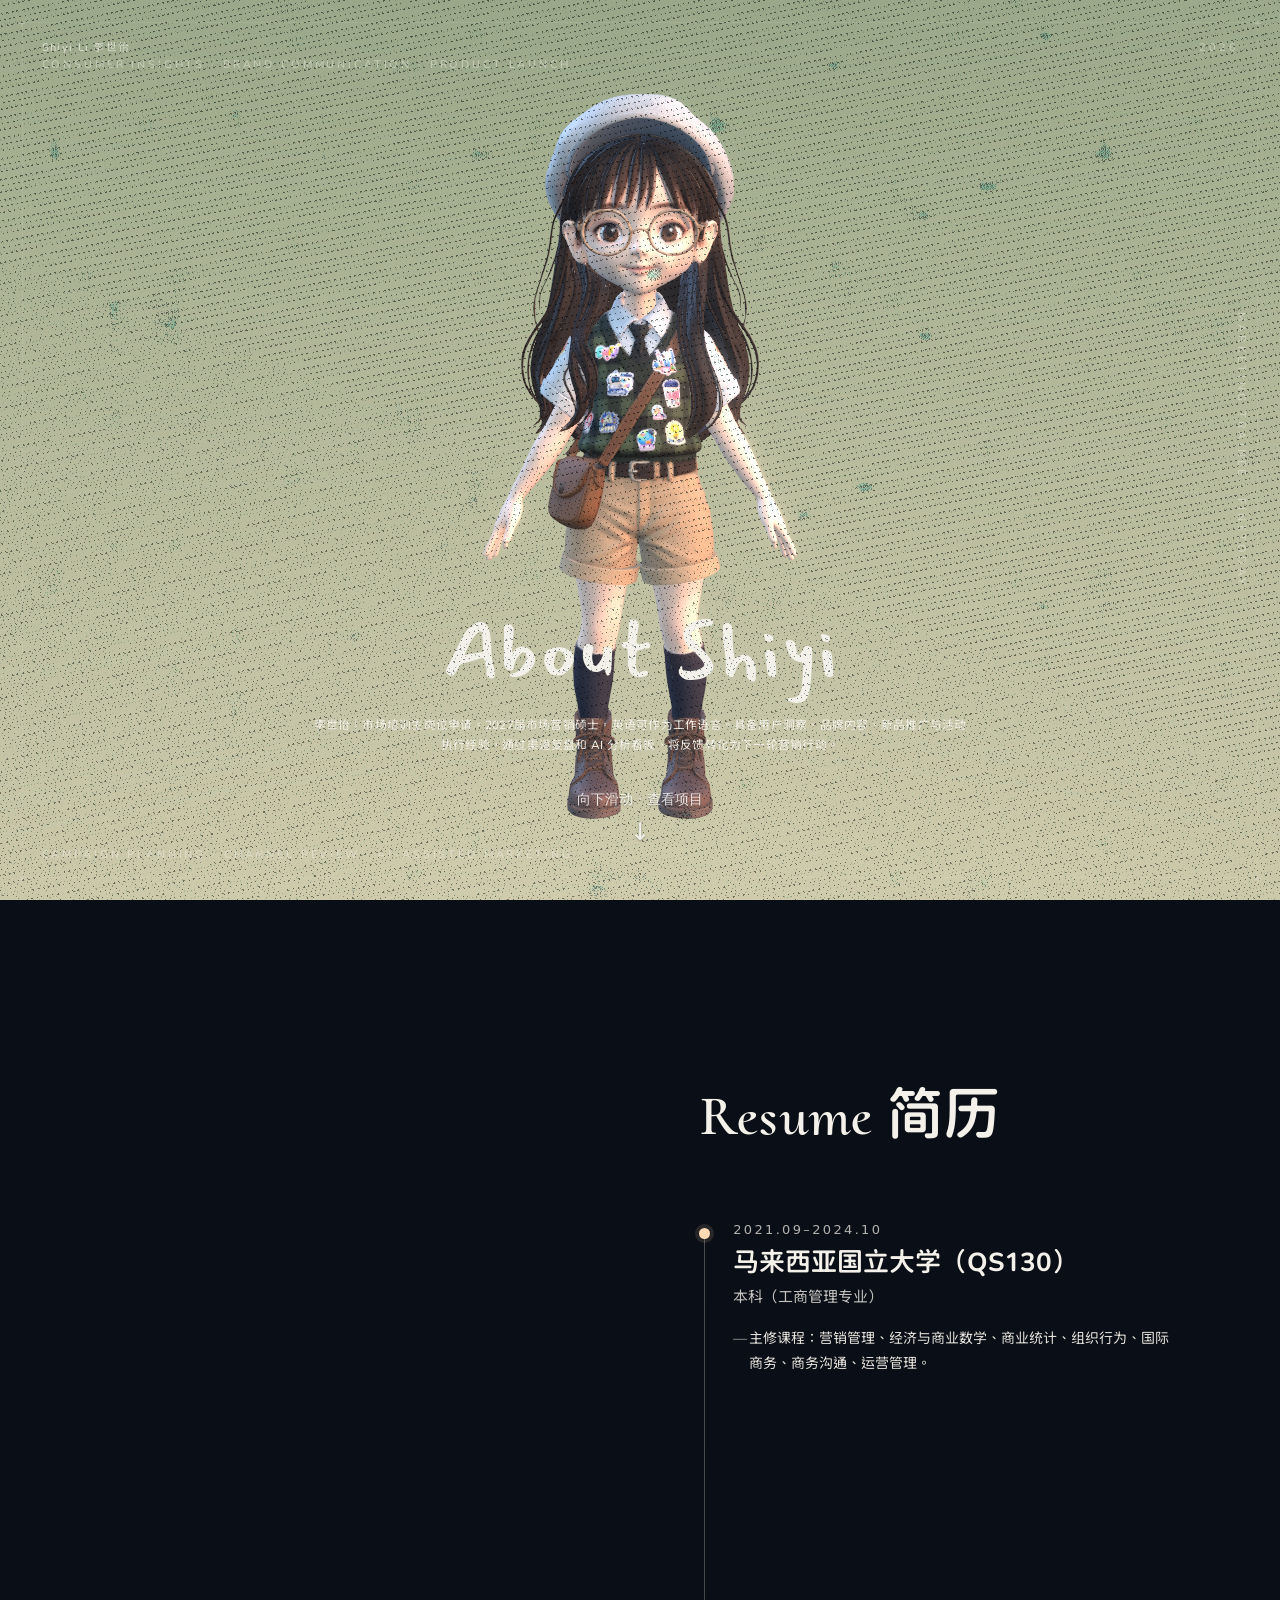
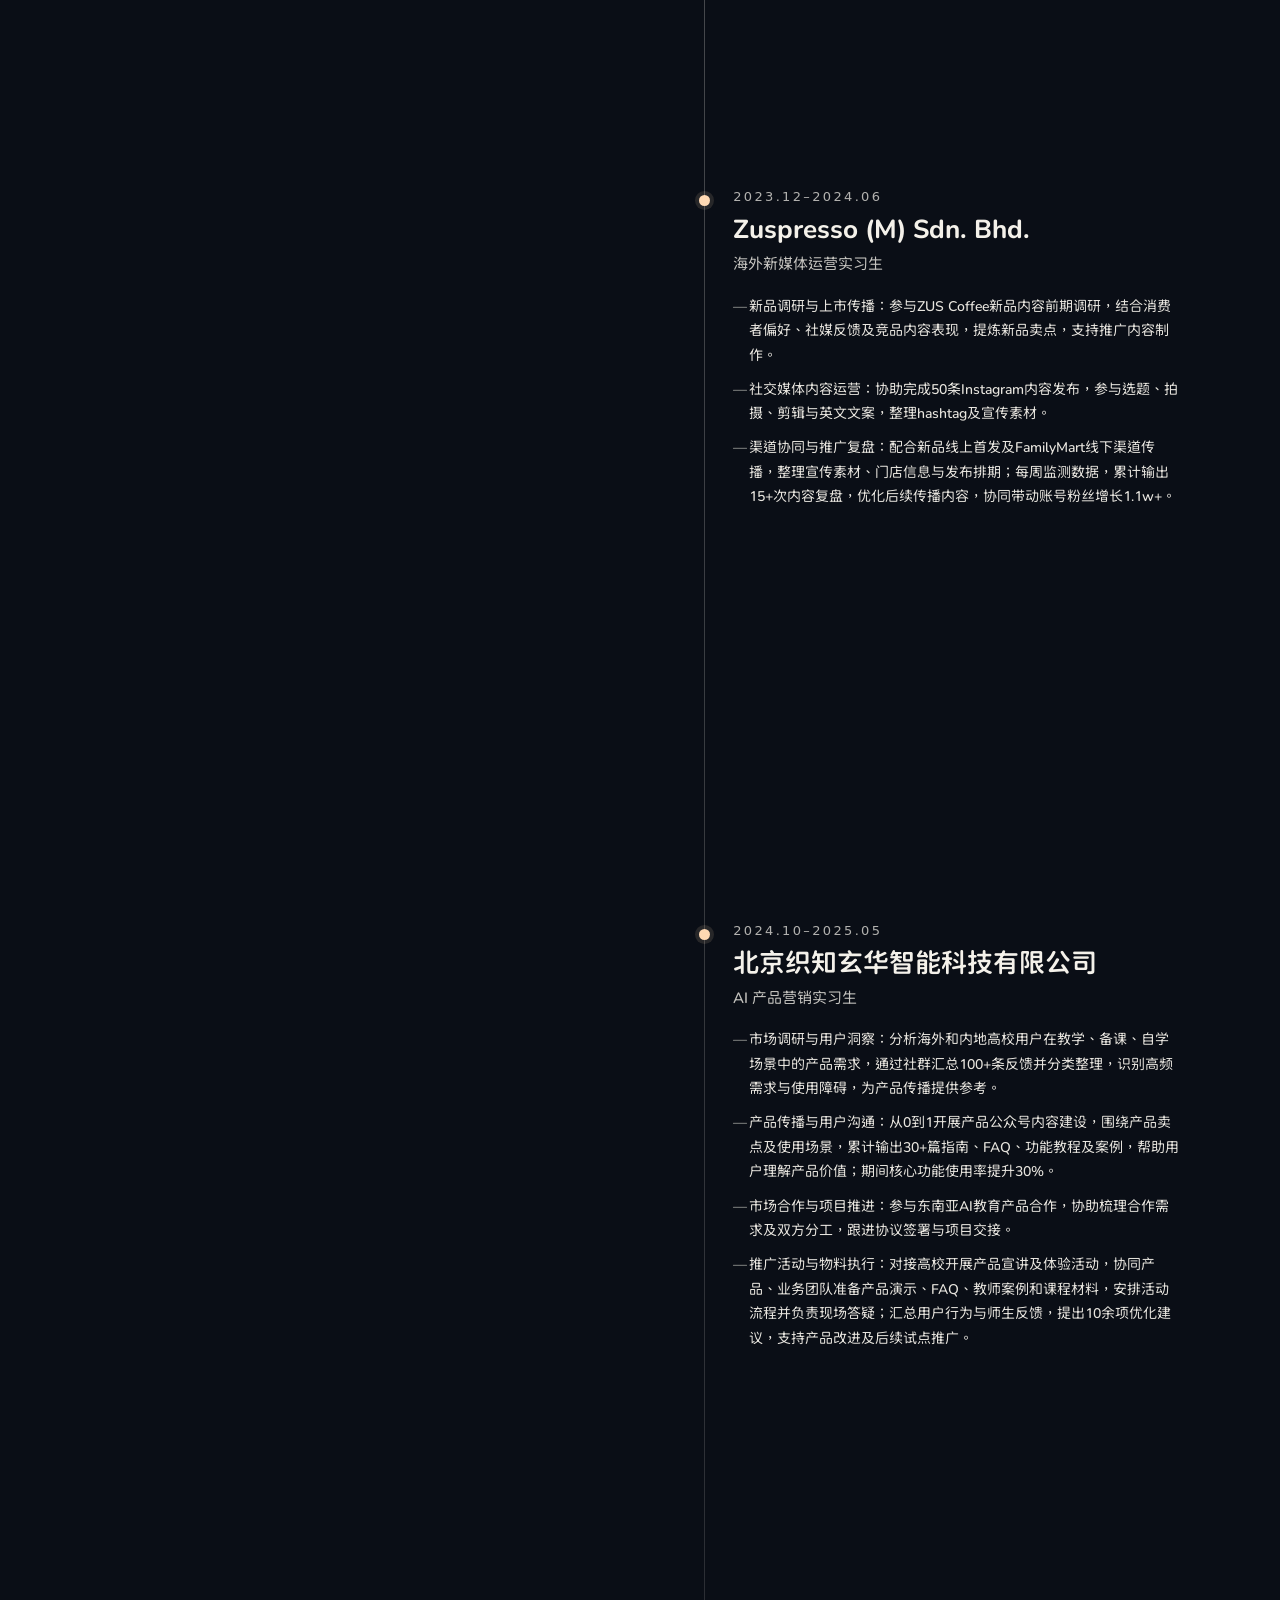
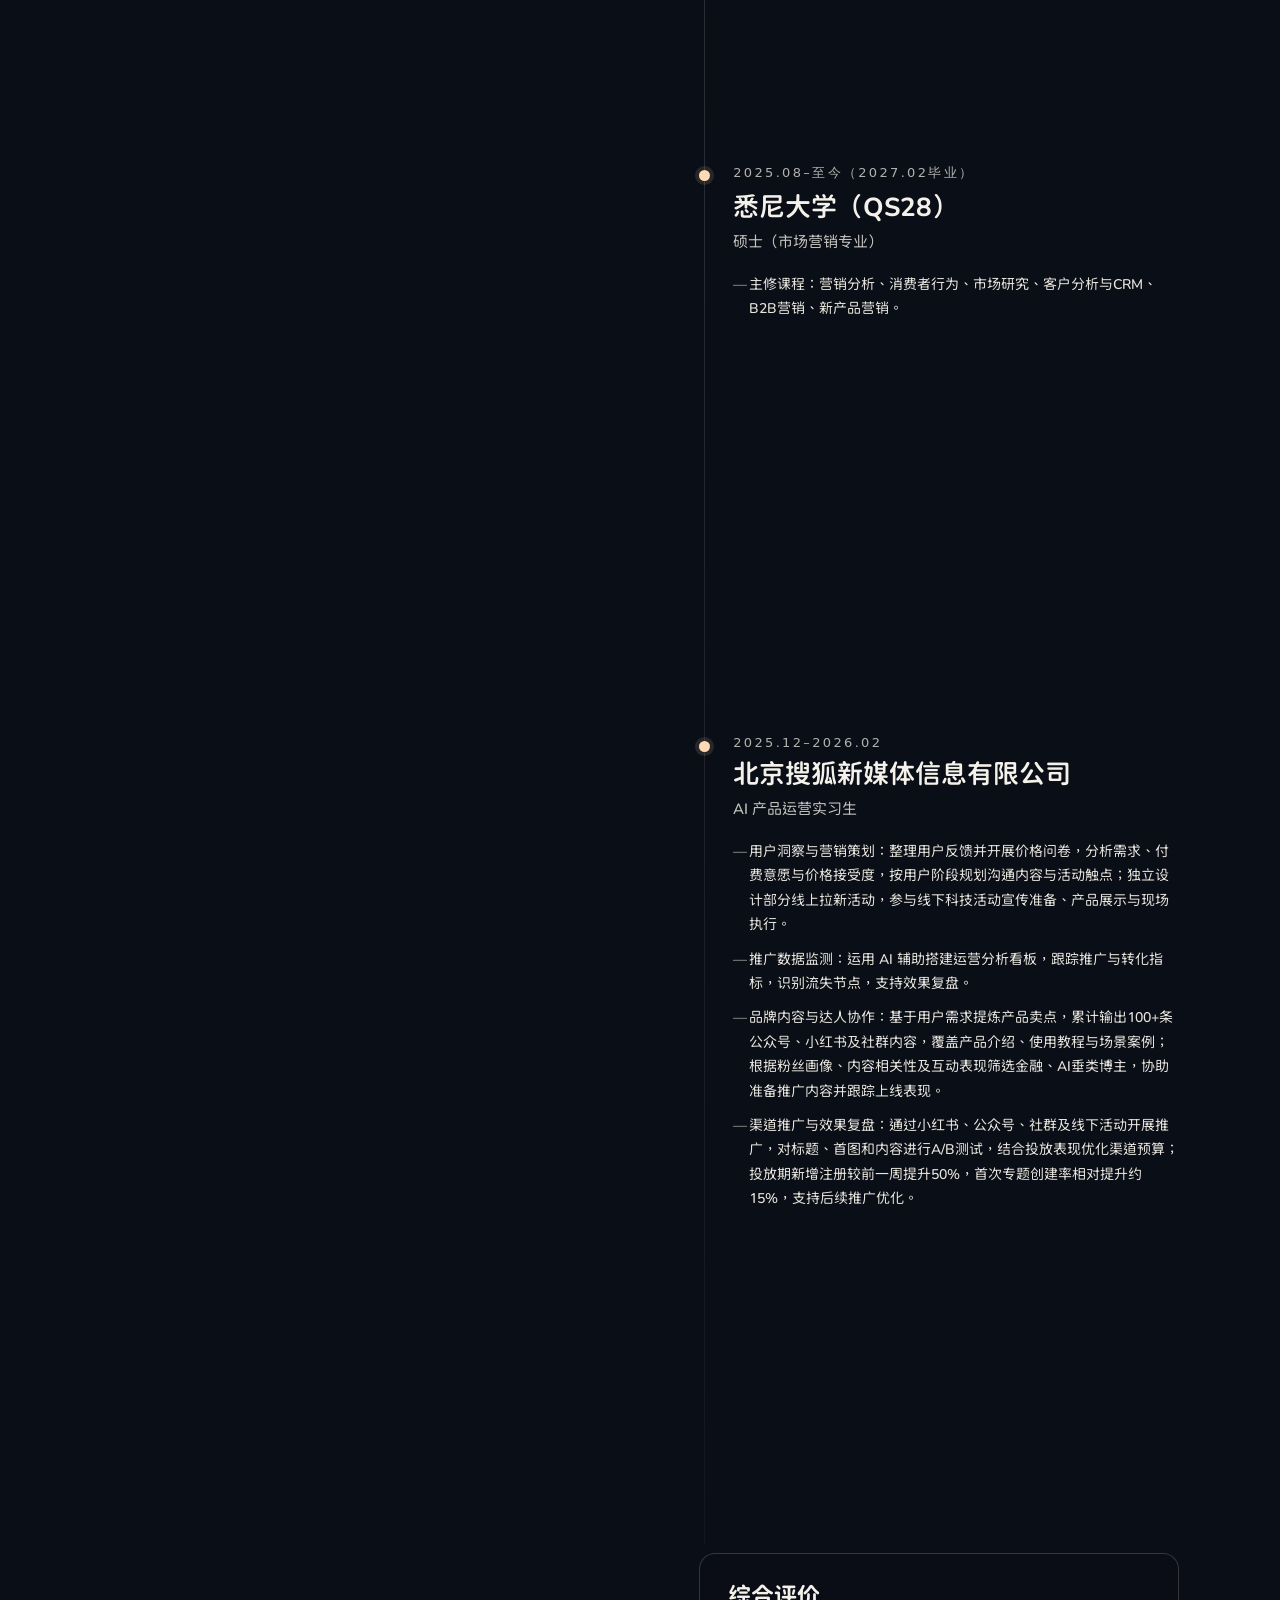
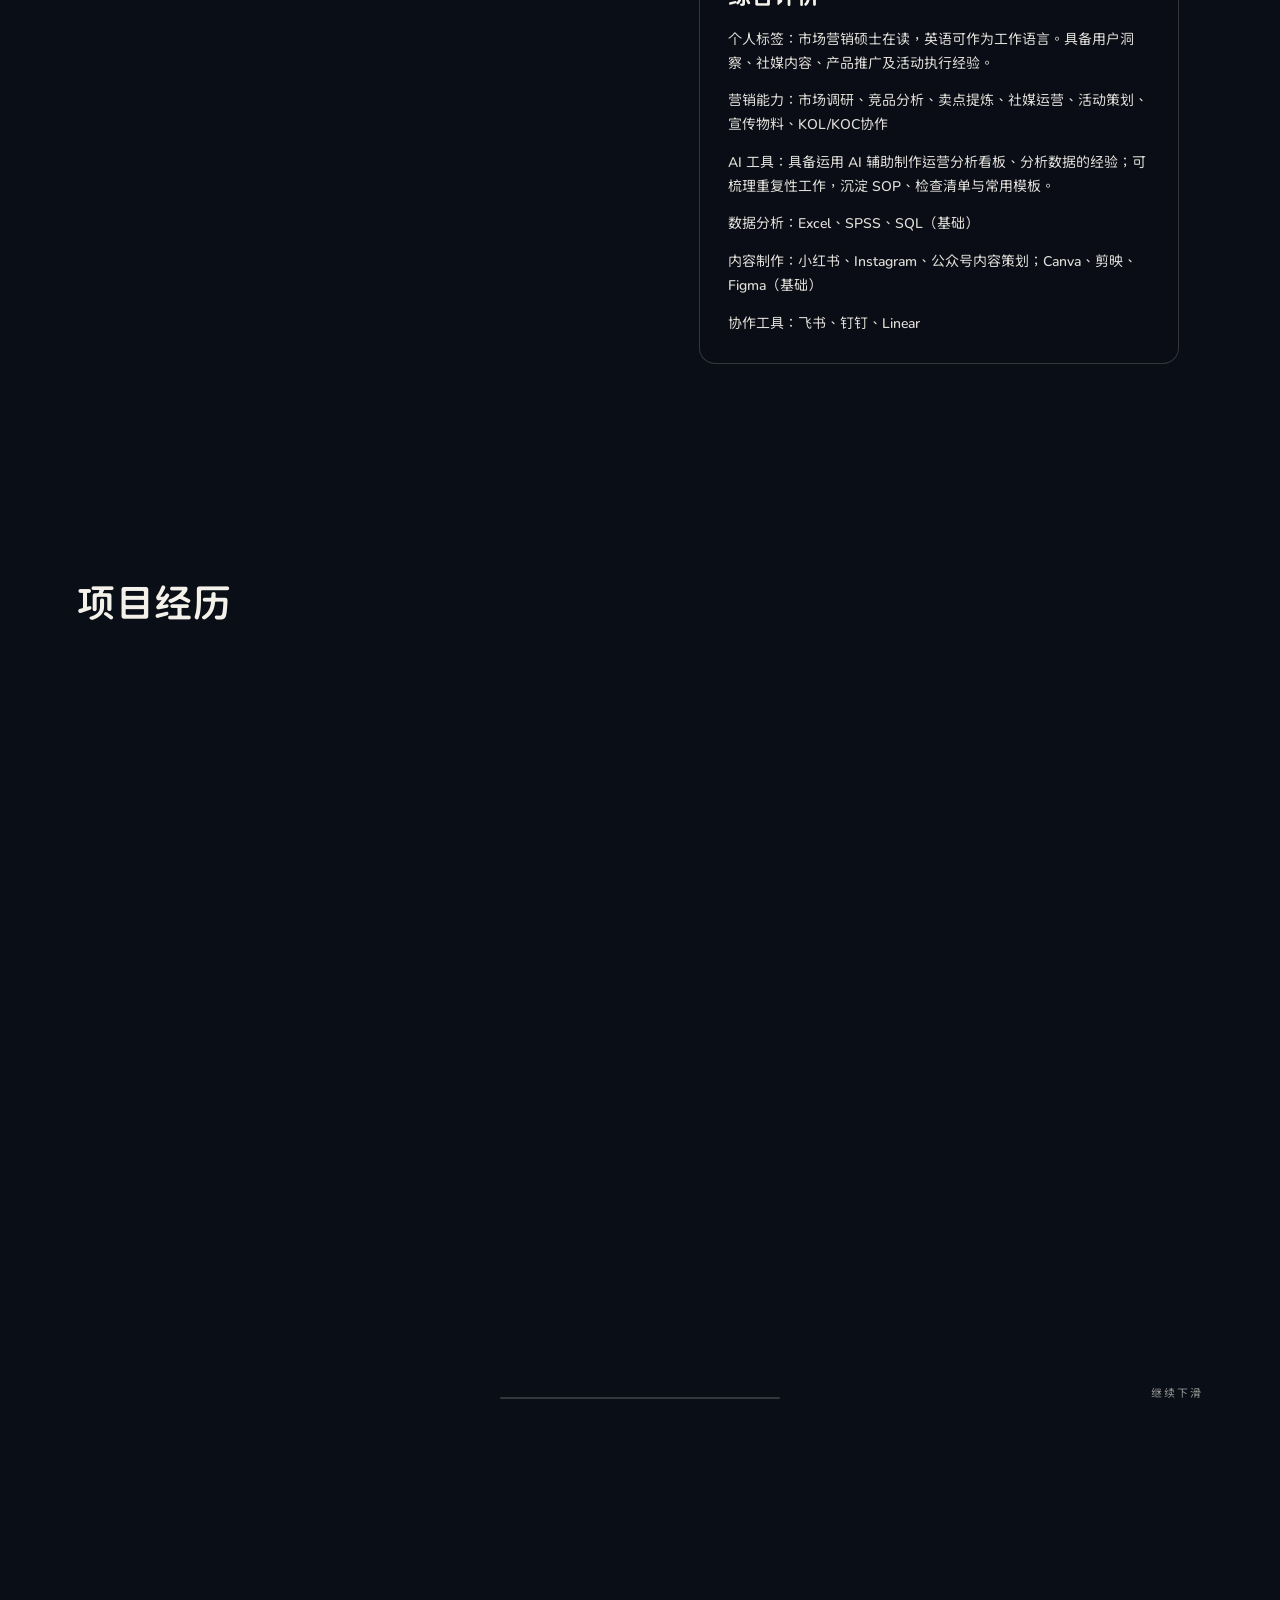
<file: docs/index.html>
<!doctype html>
<html lang="zh">
  <head>
    <meta charset="UTF-8" />
    <meta name="viewport" content="width=device-width, initial-scale=1.0, maximum-scale=1.0" />
    <meta name="description" content="李世怡的市场培训生作品集：用户洞察、品牌内容、新品上市、活动执行、渠道协同与 AI 辅助分析。" />
    <title>李世怡｜市场培训生作品集</title>
    <link rel="preconnect" href="https://fonts.googleapis.com" />
    <link rel="preconnect" href="https://fonts.gstatic.com" crossorigin />
    <link
      href="https://fonts.googleapis.com/css2?family=Mansalva&family=Cormorant+Upright:wght@400;500;600&family=Chiron+GoRound+TC:wght@300;400;500;700&display=swap"
      rel="stylesheet"
    />
    <script type="module" crossorigin src="./assets/index-gXnO6reA.js"></script>
    <link rel="stylesheet" crossorigin href="./assets/index-DvCub-8A.css">
  </head>
  <body>
    <div id="root"></div>
  </body>
</html>
</file>
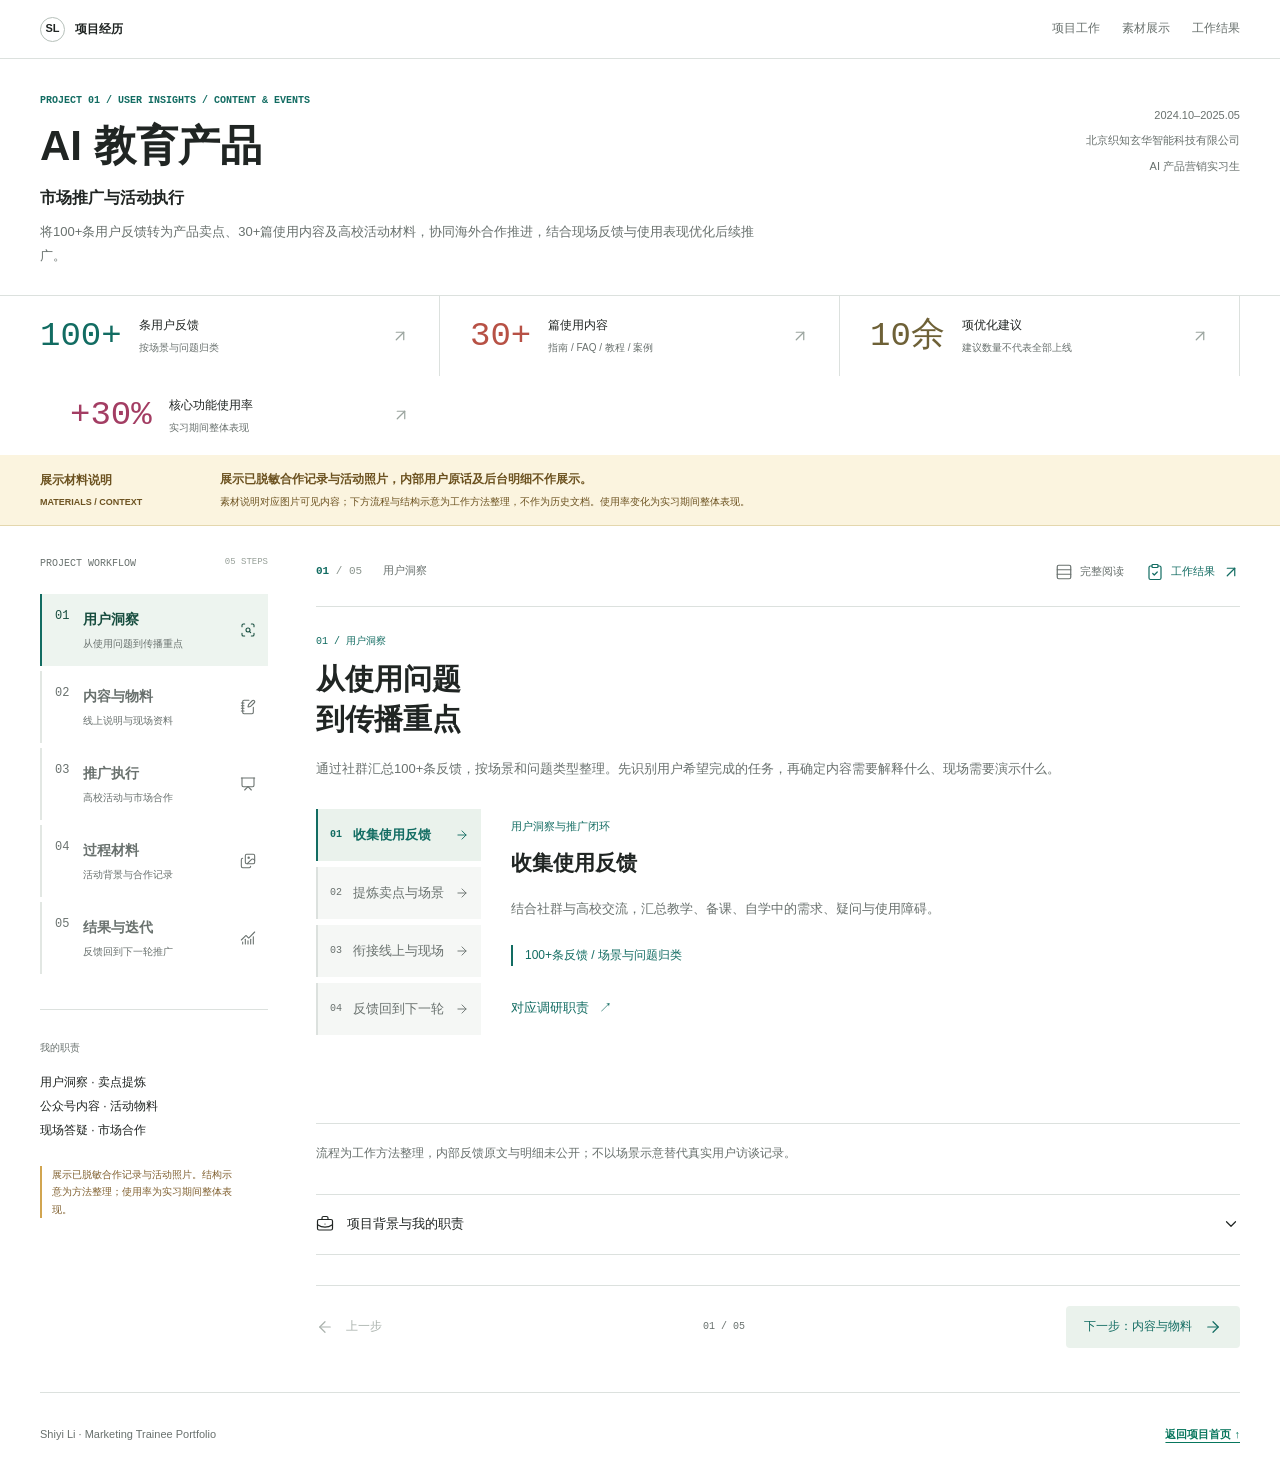
<file: docs/projects/ai-education-partnership/case_study.html>
<!doctype html>
<html lang="zh-CN">
<head>
  <meta charset="UTF-8">
  <meta name="viewport" content="width=device-width, initial-scale=1">
  <meta name="description" content="AI教育产品市场推广与活动执行：将100+条用户反馈转为产品卖点、30+篇使用内容与高校活动材料，协同东南亚合作推进，结合使用表现和现场反馈优化推广。">
  <title>AI 教育产品市场推广与活动执行 | Shiyi Li</title>
  <style>
    :root {
      --ink: #202e2a; --forest: #163c32; --green: #08765d; --blue: #245bd0;
      --pink: #b23768; --gold: #996014; --yellow: #ffe083; --muted: #5c6c66;
      --line: #d8e1dc; --soft: #f3f6f4; --paper: #fff;
    }
    * { box-sizing: border-box; }
    html { scroll-behavior: smooth; scroll-padding-top: 88px; }
    body { margin: 0; color: var(--ink); background: var(--paper); font: 16px/1.75 Inter, -apple-system, BlinkMacSystemFont, "Segoe UI", "PingFang SC", "Microsoft YaHei", sans-serif; letter-spacing: 0; }
    h1, h2, h3, h4, p, figure { margin: 0; }
    h1, h2, h3, h4 { line-height: 1.4; letter-spacing: 0; text-wrap: balance; }
    p { overflow-wrap: anywhere; }
    a { color: inherit; text-underline-offset: 4px; }
    img { display: block; max-width: 100%; height: auto; }
    button { font: inherit; cursor: pointer; touch-action: manipulation; }
    button, a { -webkit-tap-highlight-color: transparent; }
    [hidden] { display: none !important; }
    :focus-visible { outline: 3px solid var(--pink); outline-offset: 5px; }
    .mono { font-family: "SFMono-Regular", Consolas, monospace; font-variant-numeric: tabular-nums; }
    .wrap { width: min(1180px, calc(100% - 64px)); margin-inline: auto; }
    .skip-link { position: fixed; z-index: 100; top: 8px; left: 12px; transform: translateY(-150%); padding: 8px 12px; background: #fff; }
    .skip-link:focus { transform: none; }
    .topbar { position: sticky; top: 0; z-index: 30; min-height: 64px; display: flex; align-items: center; justify-content: space-between; gap: 24px; padding: 0 max(32px, calc((100% - 1180px) / 2)); background: #163c32fa; color: #fff; border-bottom: 1px solid #ffffff26; }
    .brand { display: inline-flex; align-items: center; gap: 10px; text-decoration: none; font-size: 13px; font-weight: 700; white-space: nowrap; }
    .brand-mark { display: grid; place-items: center; width: 28px; height: 28px; border: 1px solid #ffffff80; border-radius: 50%; font-size: 11px; }
    .topnav { display: flex; gap: 22px; overflow: auto; scrollbar-width: none; }
    .topnav::-webkit-scrollbar { display: none; }
    .topnav a { display: inline-flex; align-items: center; flex-shrink: 0; min-height: 44px; color: #d1e2da; font-size: 12px; text-decoration: none; border-bottom: 2px solid transparent; }
    .topnav a:hover, .topnav a[aria-current="location"] { color: #fff; border-bottom-color: var(--yellow); }
    .topnav .privacy-link { color: var(--yellow); font-weight: 750; }
    .hero { position: relative; isolation: isolate; color: #fff; background: var(--forest); }
    .hero::before { content: ""; position: absolute; inset: 0; z-index: -1; background: linear-gradient(90deg, #102b24fa 0%, #102b24ec 43%, #102b2460 75%, #102b2438 100%), url("../../works/covers/ai-partnership.jpg") center / cover no-repeat; }
    .hero-inner { padding-block: 64px 54px; }
    .eyebrow { color: #ffdf8a; font-size: 11px; font-weight: 750; margin-bottom: 22px; }
    h1 { max-width: 790px; font-size: 56px; font-weight: 850; line-height: 1.22; }
    .hero-copy { max-width: 630px; margin-top: 25px; color: #e2eee7; font-size: 17px; line-height: 1.9; }
    .hero-meta { display: flex; flex-wrap: wrap; gap: 8px 24px; margin-top: 30px; color: #e0e9e3; font-size: 12px; }
    .hero-meta span { padding-left: 10px; border-left: 2px solid #ffdf8a; }
    .hero-foot { display: flex; justify-content: space-between; align-items: center; gap: 24px; margin-top: 38px; padding-top: 20px; border-top: 1px solid #ffffff40; }
    .hero-foot p { color: #d1e2da; font-size: 12px; }
    .hero-foot a { display: inline-flex; gap: 18px; align-items: center; min-height: 44px; color: #ffdf8a; font-size: 13px; font-weight: 700; text-decoration: none; }
    .confidential { background: var(--yellow); color: #362807; border-bottom: 1px solid #d9b759; scroll-margin-top: 0; }
    .confidential-inner { display: grid; grid-template-columns: 220px 1fr; gap: 40px; padding-block: 25px; align-items: center; }
    .confidential-label { display: block; font-size: 19px; line-height: 1.4; }
    .confidential-label small { display: block; margin-top: 7px; font-size: 10px; font-weight: 650; }
    .confidential-copy strong { display: block; font-size: 16px; }
    .confidential-copy p { margin-top: 5px; font-size: 12px; }
    .band { border-bottom: 1px solid var(--line); }
    .band.soft { background: var(--soft); }
    .section { padding-block: 76px; scroll-margin-top: 16px; }
    .section-head { display: grid; grid-template-columns: minmax(0, .85fr) minmax(0, 1.15fr); align-items: start; gap: 70px; margin-bottom: 36px; }
    .index { margin-bottom: 12px; color: var(--green); font-size: 11px; font-weight: 750; }
    h2 { font-size: 36px; font-weight: 800; }
    h3 { font-size: 21px; }
    .section-intro { padding-top: 3px; font-size: 15px; color: var(--muted); line-height: 1.95; }
    .section-intro p + p { margin-top: 12px; }
    .work-grid { display: grid; grid-template-columns: repeat(4, minmax(0, 1fr)); gap: 26px; }
    .work-item { --accent: var(--green); padding-top: 24px; border-top: 3px solid var(--accent); }
    .work-item:nth-child(2) { --accent: var(--blue); }
    .work-item:nth-child(3) { --accent: var(--pink); }
    .work-item:nth-child(4) { --accent: var(--gold); }
    .work-number { display: block; color: var(--accent); font: 42px/1.1 "SFMono-Regular", Consolas, monospace; margin-bottom: 19px; }
    .work-item p { margin-top: 12px; font-size: 13px; color: var(--muted); }
    .timeline { display: grid; grid-template-columns: repeat(4, minmax(0, 1fr)); gap: 22px; padding: 0; margin: 0; list-style: none; }
    .stage { --accent: var(--green); position: relative; min-width: 0; padding-top: 29px; }
    .stage:nth-child(2) { --accent: var(--blue); }
    .stage:nth-child(3) { --accent: var(--pink); }
    .stage:nth-child(4) { --accent: var(--gold); }
    .stage::before { content: ""; position: absolute; top: 0; left: 0; right: -22px; height: 3px; background: var(--accent); }
    .stage:last-child::before { right: 0; }
    .stage:not(:last-child)::after { content: "→"; position: absolute; top: -18px; right: -18px; color: var(--accent); background: var(--soft); font-size: 23px; padding-inline: 4px; }
    .stage-top { display: flex; align-items: center; justify-content: space-between; gap: 14px; color: var(--accent); }
    .stage-top strong { font: 48px/1 "SFMono-Regular", Consolas, monospace; }
    .stage-top span { font-size: 10px; font-weight: 750; }
    .stage h3 { font-size: 20px; margin-top: 22px; min-height: 57px; }
    .stage p { min-height: 80px; margin-top: 12px; color: var(--muted); font-size: 13px; }
    .stage-output { min-height: 88px; padding-block: 17px; margin-top: 16px; border-top: 1px solid var(--line); }
    .stage-output small { display: block; font-size: 10px; color: var(--muted); margin-bottom: 5px; }
    .stage-output strong { display: block; font-size: 12px; font-weight: 650; }
    .stage a { display: inline-flex; min-height: 44px; align-items: center; gap: 14px; font-size: 12px; color: var(--accent); text-decoration: none; border-bottom: 1px solid currentColor; }
    .stage a:hover { background: #e5ece8; }
    .collaboration-map { display: grid; grid-template-columns: minmax(0, .8fr) minmax(0, 1fr) minmax(0, 1.25fr); gap: 62px; align-items: center; padding-block: 24px; }
    .partner { position: relative; border-block: 2px solid var(--blue); padding-block: 27px; }
    .map-label { display: block; color: var(--blue); font-size: 10px; font-weight: 750; margin-bottom: 14px; }
    .partner h3 { font-size: 24px; }
    .partner p { color: var(--muted); font-size: 13px; margin-top: 12px; }
    .partner::after { content: "⇄"; position: absolute; right: -46px; top: 50%; transform: translateY(-50%); color: var(--green); font-size: 25px; }
    .my-role { position: relative; padding: 30px 26px; background: var(--forest); color: #fff; border-radius: 4px; }
    .my-role .map-label { color: #a7e6c8; }
    .my-role h3 { font-size: 25px; line-height: 1.5; }
    .my-role ul { list-style: none; margin: 22px 0 0; padding: 0; color: #d8e9df; font-size: 13px; }
    .my-role li { padding-block: 8px; border-top: 1px solid #ffffff2b; }
    .my-role::after { content: ""; position: absolute; width: 31px; height: 1px; right: -31px; top: 50%; background: #95aea0; }
    .teams { display: grid; gap: 12px; position: relative; }
    .teams::before { content: ""; position: absolute; left: -32px; top: 47px; bottom: 47px; border-left: 1px solid #95aea0; }
    .team { --accent: var(--blue); position: relative; display: grid; grid-template-columns: 35px 1fr; gap: 12px; min-height: 94px; align-items: center; padding: 15px 18px; background: var(--soft); border-left: 3px solid var(--accent); }
    .team:nth-child(2) { --accent: var(--green); }
    .team:nth-child(3) { --accent: var(--pink); }
    .team:nth-child(4) { --accent: var(--gold); }
    .team::before { content: ""; position: absolute; left: -32px; width: 29px; top: 50%; height: 1px; background: #95aea0; }
    .team > span { color: var(--accent); font-size: 12px; }
    .team h4 { font-size: 15px; }
    .team p { color: var(--muted); font-size: 12px; margin-top: 4px; }
    .map-note { margin-top: 22px; padding-top: 19px; border-top: 1px solid var(--line); color: var(--muted); font-size: 12px; }
    .followup-table { border-top: 2px solid var(--ink); }
    .followup-row { display: grid; grid-template-columns: .65fr 1.2fr 1.15fr; gap: 36px; align-items: baseline; padding: 23px 0; border-bottom: 1px solid var(--line); }
    .followup-row.header { padding-block: 12px; font-size: 11px; color: var(--muted); }
    .followup-row h3 { font-size: 16px; }
    .followup-row h3 span { font-size: 11px; color: var(--green); margin-right: 10px; }
    .followup-row p { font-size: 13px; color: var(--muted); }
    .followup-row p:last-child { color: var(--ink); }
    .followup-label { display: none; }
    .records { display: grid; grid-template-columns: repeat(3, minmax(0, 1fr)); gap: 30px; margin-top: 32px; }
    .record { padding-top: 16px; border-top: 3px solid var(--green); }
    .record:nth-child(2) { border-top-color: var(--blue); }
    .record:nth-child(3) { border-top-color: var(--pink); }
    .record h4 { font-size: 15px; }
    .record p { margin-top: 7px; font-size: 12px; color: var(--muted); }
    .evidence-notice { display: flex; align-items: baseline; gap: 24px; padding: 17px 22px; margin-bottom: 32px; color: #362807; background: var(--yellow); border-left: 4px solid #ae790b; }
    .evidence-notice strong { flex-shrink: 0; font-size: 14px; }
    .evidence-notice p { font-size: 12px; }
    .evidence-grid { display: grid; grid-template-columns: repeat(6, minmax(0, 1fr)); gap: 38px 26px; }
    .evidence { grid-column: span 2; min-width: 0; scroll-margin-top: 108px; }
    .evidence:nth-child(-n+2) { grid-column: span 3; }
    .evidence:target { outline: 3px solid var(--green); outline-offset: 10px; }
    .evidence-heading { display: flex; align-items: baseline; justify-content: space-between; gap: 12px; padding-bottom: 12px; }
    .evidence-heading span { font-size: 12px; color: var(--green); font-weight: 750; }
    .evidence-heading time { font-size: 11px; color: var(--muted); }
    .evidence-frame { display: block; position: relative; aspect-ratio: 4 / 3; overflow: hidden; background: #eef0ef; border: 1px solid var(--line); cursor: zoom-in; }
    .evidence:nth-child(-n+2) .evidence-frame { aspect-ratio: 1.9 / 1; }
    .evidence-frame img { width: 100%; height: 100%; object-fit: contain; }
    .evidence-frame:hover { outline: 3px solid var(--green); outline-offset: -3px; }
    .evidence figcaption { margin-top: 16px; padding-top: 15px; border-top: 1px solid var(--line); }
    .evidence figcaption strong { display: block; font-size: 16px; }
    .evidence figcaption p { font-size: 12px; color: var(--muted); margin-top: 7px; }
    .outcomes-band { color: #fff; background: var(--forest); }
    .outcomes-band .index { color: #a7e6c8; }
    .outcomes-band .section-intro { color: #d1e2d9; }
    .outcome-grid { display: grid; grid-template-columns: repeat(3, minmax(0, 1fr)); border-block: 1px solid #ffffff42; }
    .outcome { padding: 30px 28px; }
    .outcome:first-child { padding-left: 0; }
    .outcome + .outcome { border-left: 1px solid #ffffff42; }
    .outcome span { font-size: 10px; color: #ffdf8a; }
    .outcome h3 { font-size: 23px; margin-top: 26px; }
    .outcome p { font-size: 13px; margin-top: 12px; color: #d1e2d9; }
    .signing-evidence { width: min(820px, 100%); margin: 32px auto 0; }
    .signing-evidence .evidence-frame { aspect-ratio: 1188 / 573; border-color: #ffffff42; }
    .signing-evidence figcaption { padding-top: 14px; }
    .signing-evidence figcaption strong { font-size: 16px; }
    .signing-evidence figcaption p { margin-top: 4px; color: #d1e2d9; font-size: 13px; }
    .contribution { display: flex; gap: 26px; margin-top: 30px; align-items: baseline; }
    .contribution strong { flex-shrink: 0; color: #ffdf8a; font-size: 13px; }
    .contribution p { color: #d1e2d9; font-size: 13px; }
    .footer { padding-block: 26px; color: var(--muted); font-size: 11px; }
    .footer .wrap { display: flex; align-items: center; justify-content: space-between; gap: 20px; }
    .footer a { display: inline-flex; align-items: center; min-height: 44px; color: var(--green); font-weight: 700; }
    .lightbox { width: min(1320px, calc(100% - 40px)); max-width: none; height: min(920px, calc(100dvh - 40px)); max-height: none; margin: auto; padding: 0; border: 1px solid #ffffff4a; border-radius: 6px; background: #172a23; color: #fff; }
    .lightbox::backdrop { background: #081510e8; }
    .lightbox[open] { display: grid; grid-template-rows: auto auto minmax(0, 1fr) auto; }
    .lightbox-head { display: flex; align-items: center; justify-content: space-between; gap: 18px; padding: 12px 18px; }
    .lightbox-head h2 { font-size: 16px; }
    .icon-button { display: grid; place-items: center; width: 44px; height: 44px; flex-shrink: 0; padding: 0; border: 1px solid #ffffff55; border-radius: 4px; background: transparent; color: #fff; font-size: 25px; }
    .icon-button:hover:not(:disabled) { background: #ffffff20; }
    .icon-button:disabled { opacity: .3; cursor: default; }
    .lightbox-disclosure { padding: 8px 18px; color: #362807; background: var(--yellow); font-size: 12px; font-weight: 650; }
    .lightbox-visual { min-height: 0; display: grid; place-items: center; padding: 14px; }
    .lightbox-visual img { width: 100%; height: 100%; min-height: 0; object-fit: contain; }
    .lightbox-footer { display: grid; grid-template-columns: 44px minmax(0, 1fr) 44px; gap: 18px; align-items: center; padding: 12px 18px; border-top: 1px solid #ffffff30; }
    .lightbox-caption { min-width: 0; text-align: center; }
    .lightbox-caption p { color: #d1e2d9; font-size: 12px; }
    .lightbox-caption a { display: inline-flex; align-items: center; min-height: 32px; font-size: 11px; color: #ffdf8a; }
    @media (max-width: 1000px) {
      h1 { font-size: 48px; max-width: 720px; } h2 { font-size: 32px; }
      .topnav { gap: 16px; } .brand { font-size: 12px; }
      .section-head { gap: 36px; }
      .confidential-inner { grid-template-columns: 190px 1fr; gap: 26px; }
      .work-grid { gap: 22px; } .work-item h3 { font-size: 19px; }
      .timeline { gap: 18px; } .stage::before { right: -18px; }
      .stage h3 { font-size: 18px; min-height: 51px; } .stage p { min-height: 104px; }
      .collaboration-map { gap: 42px; } .partner::after { right: -34px; }
      .my-role { padding: 24px 20px; } .my-role h3 { font-size: 22px; }
      .my-role::after { right: -21px; width: 21px; } .teams::before { left: -22px; }
      .team { padding-inline: 14px; grid-template-columns: 24px 1fr; gap: 8px; }
      .team::before { width: 19px; left: -22px; }
      .evidence-grid { gap: 30px 22px; } .evidence { grid-column: span 3; }
      .outcome h3 { font-size: 21px; } .outcome { padding-inline: 20px; }
    }
    @media (max-width: 760px) {
      html { scroll-padding-top: 104px; }
      .wrap { width: calc(100% - 36px); }
      .topbar { flex-direction: column; align-items: stretch; gap: 0; padding: 12px 18px 0; }
      .brand { font-size: 12px; } .brand-mark { width: 24px; height: 24px; }
      .topnav { width: 100%; gap: 21px; } .topnav a { font-size: 11px; }
      .hero-inner { padding-block: 38px 28px; }
      .hero::before { background-image: linear-gradient(90deg, #102b24ef 0%, #102b24e0 50%, #102b2490 100%), url("../../works/covers/ai-partnership.jpg"); background-position: center, 62% center; }
      h1 { font-size: 34px; line-height: 1.3; }
      .eyebrow { font-size: 10px; margin-bottom: 16px; }
      .hero-copy { font-size: 14px; margin-top: 20px; }
      .hero-meta { margin-top: 20px; gap: 8px 18px; font-size: 10px; }
      .hero-foot { margin-top: 25px; padding-top: 12px; gap: 16px; }
      .hero-foot p { max-width: 190px; font-size: 10px; } .hero-foot a { font-size: 11px; gap: 8px; flex-shrink: 0; }
      .confidential-inner { grid-template-columns: 1fr; padding-block: 21px; gap: 12px; }
      .confidential-label { font-size: 18px; }
      .confidential-label small { display: none; }
      .confidential-copy strong { font-size: 14px; } .confidential-copy p { font-size: 11px; }
      .section { padding-block: 50px; }
      .section-head { grid-template-columns: 1fr; gap: 18px; margin-bottom: 28px; }
      .section-intro { font-size: 14px; } h2 { font-size: 29px; }
      .index { font-size: 10px; margin-bottom: 10px; }
      .work-grid { grid-template-columns: repeat(2, minmax(0, 1fr)); gap: 28px 24px; }
      .work-item { padding-top: 17px; } .work-number { font-size: 33px; margin-bottom: 12px; }
      .work-item h3 { font-size: 19px; } .work-item p { font-size: 12px; margin-top: 8px; }
      .timeline { grid-template-columns: 1fr; gap: 0; }
      .stage { padding: 0 0 30px 63px; margin-left: 9px; border-left: 2px solid var(--accent); }
      .stage:last-child { padding-bottom: 0; }
      .stage::before { display: none; }
      .stage:not(:last-child)::after { content: "↓"; left: -11px; right: auto; top: auto; bottom: 5px; padding: 0; font-size: 22px; }
      .stage-top strong { position: absolute; left: 15px; top: 3px; font-size: 25px; }
      .stage-top span { font-size: 10px; }
      .stage h3 { margin-top: 7px; font-size: 20px; min-height: 0; }
      .stage p { min-height: 0; margin-top: 10px; font-size: 13px; }
      .stage-output { min-height: 0; padding-block: 12px 0; margin-top: 12px; }
      .stage a { margin-top: 8px; font-size: 11px; }
      .collaboration-map { grid-template-columns: 1fr; gap: 38px; padding: 0; }
      .partner { padding-block: 19px; } .partner h3 { font-size: 23px; }
      .map-label { margin-bottom: 10px; }
      .partner::after { content: "↕"; top: auto; bottom: -36px; left: 28px; right: auto; transform: none; }
      .my-role { padding: 24px; } .my-role h3 { font-size: 24px; }
      .my-role h3 br { display: none; }
      .my-role ul { display: flex; flex-wrap: wrap; gap: 8px 22px; margin-top: 15px; }
      .my-role li { font-size: 12px; }
      .my-role::after { top: 100%; right: auto; left: 40px; width: 1px; height: 38px; }
      .teams { margin-left: 62px; }
      .teams::before { top: 0; left: -22px; bottom: 47px; }
      .team { grid-template-columns: 25px 1fr; min-height: 94px; padding: 15px 13px; }
      .team h4 { font-size: 14px; } .team p { font-size: 11px; }
      .map-note { margin-top: 25px; font-size: 11px; }
      .followup-row { grid-template-columns: 1fr; gap: 10px; padding-block: 22px; }
      .followup-row.header { display: none; }
      .followup-row p { display: grid; grid-template-columns: 68px 1fr; gap: 15px; font-size: 12px; }
      .followup-label { display: inline; color: var(--muted); font-size: 11px; }
      .records { grid-template-columns: 1fr; gap: 20px; }
      .record { display: grid; grid-template-columns: 100px 1fr; gap: 18px; }
      .record h4 { font-size: 14px; } .record p { margin: 0; }
      .evidence-notice { display: block; padding: 15px 17px; margin-bottom: 27px; }
      .evidence-notice p { margin-top: 6px; font-size: 11px; }
      .evidence-grid { grid-template-columns: 1fr; gap: 30px; }
      .evidence, .evidence:nth-child(-n+2) { grid-column: auto; }
      .evidence-heading { padding-bottom: 9px; }
      .evidence figcaption { margin-top: 12px; padding-top: 12px; }
      .outcome-grid { grid-template-columns: 1fr; }
      .outcome, .outcome:first-child { padding: 23px 0; }
      .outcome + .outcome { border-left: 0; border-top: 1px solid #ffffff42; }
      .outcome h3 { margin-top: 10px; font-size: 23px; } .outcome p { margin-top: 8px; }
      .contribution { display: block; margin-top: 25px; } .contribution p { margin-top: 10px; font-size: 12px; }
      .footer .wrap { flex-direction: column; align-items: flex-start; gap: 5px; }
      .lightbox { width: calc(100% - 16px); height: calc(100dvh - 24px); }
      .lightbox-head { padding: 10px 12px; gap: 12px; } .lightbox-head h2 { font-size: 14px; }
      .lightbox-disclosure { padding: 8px 12px; font-size: 11px; }
      .lightbox-visual { padding: 8px; }
      .lightbox-footer { gap: 10px; padding: 12px; } .lightbox-caption p { font-size: 11px; }
    }
    @media (prefers-reduced-motion: reduce) { html { scroll-behavior: auto; } }
  </style>
  <link rel="stylesheet" href="../ai-news-dashboard/case-study-workspace.css">
  <link rel="stylesheet" href="../project-workspace.css">
  <link rel="stylesheet" href="../market-workspace.css">
</head>
<body>
  <a class="skip-link" href="#overview">跳至项目内容</a>
  <header class="topbar">
    <a class="brand" href="../../index.html" aria-label="返回作品集首页"><span class="brand-mark">SL</span><span>Shiyi Li · Marketing Trainee</span></a>
    <nav class="topnav" aria-label="页面导航">
      <a href="#journey">用户洞察</a><a href="#followup">内容与物料</a><a href="#collaboration">推广执行</a><a href="#evidence">过程材料</a><a href="#outcome">结果与迭代</a><a class="privacy-link" href="#confidential">材料说明</a>
    </nav>
  </header>
  <main>
    <section class="hero" aria-labelledby="project-title">
      <div class="wrap hero-inner">
        <p class="eyebrow">PROJECT 01 / PRODUCT MARKETING · AI EDUCATION</p>
        <h1 id="project-title">AI 教育产品<br>市场推广与活动执行</h1>
        <p class="hero-copy">将100+条用户反馈转为产品卖点、30+篇使用内容及高校活动材料，协同海外合作推进，结合现场反馈与使用表现优化后续推广。</p>
        <div class="hero-meta"><span>2024.10–2025.05</span><span>北京织知玄华智能科技有限公司</span><span>AI 产品营销实习生</span></div>
        <div class="hero-foot"><p>用户洞察 / 产品传播 / 高校活动 / 市场合作</p><a href="#journey">查看推广闭环 <span aria-hidden="true">↓</span></a></div>
      </div>
    </section>
    <aside class="confidential" id="confidential" aria-labelledby="confidential-title">
      <div class="wrap confidential-inner">
        <strong class="confidential-label" id="confidential-title">展示材料说明<small>MATERIALS / CONTEXT</small></strong>
        <div class="confidential-copy"><strong>展示已脱敏合作记录与活动照片，内部用户原话及后台明细不作展示。</strong><p>素材说明对应图片可见内容；下方流程与结构示意为工作方法整理，不作为历史文档。使用率变化为实习期间整体表现。</p></div>
      </div>
    </aside>

    <div class="band">
      <section class="wrap section" id="overview" aria-labelledby="overview-title">
        <div class="section-head">
          <div><p class="index">01 / 背景与职责</p><h2 id="overview-title">先理解需求<br>再组织产品传播</h2></div>
          <div class="section-intro"><p>高校用户在教学、备课和自学中的需求不同，推广内容既要讲清产品价值，也要解决首次使用中的疑问。</p><p>我将社群反馈与宣讲体验衔接起来，协同准备线上内容和现场材料；东南亚合作侧重当地需求、双方分工及推广交接。</p></div>
        </div>
        <div class="work-grid">
          <article class="work-item"><span class="work-number">01</span><h3>市场调研与洞察</h3><p>整理100+条用户反馈，分析海外和内地高校需求，识别高频场景及使用障碍。</p></article>
          <article class="work-item"><span class="work-number">02</span><h3>产品传播与沟通</h3><p>从0到1建设公众号内容，围绕卖点与场景输出30+篇指南、FAQ、教程及案例。</p></article>
          <article class="work-item"><span class="work-number">03</span><h3>活动与物料执行</h3><p>对接高校宣讲和体验，协同准备演示及课程材料，安排流程并负责现场答疑。</p></article>
          <article class="work-item"><span class="work-number">04</span><h3>市场合作与复盘</h3><p>参与东南亚合作推进，跟进分工、协议及交接，汇总反馈提出10余项优化建议。</p></article>
        </div>
      </section>
    </div>

    <div class="band soft">
      <section class="wrap section" id="journey" aria-labelledby="journey-title">
        <div class="section-head">
          <div><p class="index">02 / 用户洞察</p><h2 id="journey-title">从使用问题<br>到传播重点</h2></div>
          <p class="section-intro">通过社群汇总100+条反馈，按场景和问题类型整理。先识别用户希望完成的任务，再确定内容需要解释什么、现场需要演示什么。</p>
        </div>
        <ol class="timeline" aria-label="四阶段用户洞察与推广闭环">
          <li class="stage"><div class="stage-top"><strong>01</strong><span>LISTEN</span></div><h3>收集使用反馈</h3><p>结合社群与高校交流，汇总教学、备课、自学中的需求、疑问与使用障碍。</p><div class="stage-output"><small>已有工作</small><strong>100+条反馈 / 场景与问题归类</strong></div><a href="#overview">对应调研职责 <span aria-hidden="true">↗</span></a></li>
          <li class="stage"><div class="stage-top"><strong>02</strong><span>DEFINE</span></div><h3>提炼卖点与场景</h3><p>将高频需求对应到产品能力，用任务、使用步骤与结果说明产品价值，避免只罗列功能。</p><div class="stage-output"><small>方法整理</small><strong>用户任务 → 产品能力 → 场景表达</strong></div><a href="#followup">查看内容结构 <span aria-hidden="true">↗</span></a></li>
          <li class="stage"><div class="stage-top"><strong>03</strong><span>COMMUNICATE</span></div><h3>衔接线上与现场</h3><p>将已确认的信息整理为公众号内容及宣讲材料，在线上持续解答，在线下演示与答疑。</p><div class="stage-output"><small>已有产出</small><strong>30+篇内容 / 宣讲与体验材料</strong></div><a href="#collaboration">查看活动执行 <span aria-hidden="true">↗</span></a></li>
          <li class="stage"><div class="stage-top"><strong>04</strong><span>ITERATE</span></div><h3>反馈回到下一轮</h3><p>结合使用表现及现场问题，补充FAQ与案例，将产品问题提交相关团队，再调整后续推广重点。</p><div class="stage-output"><small>已有工作</small><strong>10余项建议 / 内容及推广调整</strong></div><a href="#outcome">查看结果与迭代 <span aria-hidden="true">↗</span></a></li>
        </ol>
        <p class="map-note">流程为工作方法整理，内部反馈原文与明细未公开；不以场景示意替代真实用户访谈记录。</p>
      </section>
    </div>

    <div class="band soft">
      <section class="wrap section" id="followup" aria-labelledby="followup-title">
        <div class="section-head">
          <div><p class="index">03 / 内容与物料</p><h2 id="followup-title">同一批需求<br>形成不同沟通材料</h2></div>
          <p class="section-intro">从0到1开展公众号内容建设，累计输出30+篇使用内容。围绕产品卖点及使用场景组织表达，并协同产品、业务团队准备现场资料。</p>
        </div>
        <div class="followup-table" role="table" aria-label="内容类型与我的工作">
          <div class="followup-row header" role="row"><span role="columnheader">内容类型</span><span role="columnheader">回应的用户需求</span><span role="columnheader">我的工作与结构</span></div>
          <div class="followup-row" role="row"><h3 role="rowheader"><span class="mono">01</span>产品介绍与指南</h3><p role="cell"><span class="followup-label">用户需求</span><span>初次接触产品，希望了解适用任务及如何开始使用。</span></p><p role="cell"><span class="followup-label">我的工作</span><span>提炼产品卖点，按照场景、入口和首次操作组织公众号说明；支持产品演示准备。</span></p></div>
          <div class="followup-row" role="row"><h3 role="rowheader"><span class="mono">02</span>功能教程</h3><p role="cell"><span class="followup-label">用户需求</span><span>已有具体任务，需要知道输入要求、关键步骤及结果查看方式。</span></p><p role="cell"><span class="followup-label">我的工作</span><span>将操作拆成可理解的步骤，协同核对产品信息，使线上教程与现场演示保持一致。</span></p></div>
          <div class="followup-row" role="row"><h3 role="rowheader"><span class="mono">03</span>FAQ 与现场答疑</h3><p role="cell"><span class="followup-label">用户需求</span><span>重复出现的使用疑问，需要可查阅、已确认的说明。</span></p><p role="cell"><span class="followup-label">我的工作</span><span>归类高频问题，准备FAQ；现场负责答疑，待确认问题记录后交由相关团队核查。</span></p></div>
          <div class="followup-row" role="row"><h3 role="rowheader"><span class="mono">04</span>场景案例与课程材料</h3><p role="cell"><span class="followup-label">用户需求</span><span>希望理解功能如何用于教学、备课或自学，而不仅是知道功能名称。</span></p><p role="cell"><span class="followup-label">我的工作</span><span>输出场景内容，协同准备教师案例与课程材料，以任务、操作及结果串起产品价值。</span></p></div>
        </div>
        <div class="records" aria-label="内容与资料衔接">
          <article class="record"><h4>线上持续查阅</h4><p>公众号提供指南、FAQ、教程及案例，帮助用户理解产品价值与使用方式。</p></article>
          <article class="record"><h4>线下演示与体验</h4><p>演示、FAQ、教师案例及课程材料支持高校宣讲，现场记录新问题。</p></article>
          <article class="record"><h4>反馈补充内容</h4><p>将可通过说明解决的问题补入资料，需要产品改进的事项提交团队跟进。</p></article>
        </div>
        <p class="map-note">上述结构为内容组织方法整理，非内部原始文档。30+篇包括指南、FAQ、教程与案例，不重复统计为不同项目产出。</p>
      </section>
    </div>

    <div class="band">
      <section class="wrap section" id="collaboration" aria-labelledby="collaboration-title">
        <div class="section-head">
          <div><p class="index">04 / 推广活动与市场合作</p><h2 id="collaboration-title">让内容准备<br>衔接现场与合作执行</h2></div>
          <p class="section-intro">高校推广包括宣讲、体验和答疑，东南亚合作需要确认当地需求及双方分工。我将需求与安排同步至对应团队，支持活动执行和合作项目交接。</p>
        </div>
        <div class="collaboration-map" aria-label="高校及海外合作需求通过活动与合作协调，连接产品、业务、高校及海外合作团队">
          <article class="partner"><span class="map-label">USERS / PARTNERS</span><h3>高校与海外合作方</h3><p>使用场景与活动需求<br>当地推广与合作安排</p></article>
          <article class="my-role"><span class="map-label">MY CONTRIBUTION / 我的工作</span><h3>材料准备<br>与执行跟进</h3><ul><li>活动流程与现场答疑</li><li>需求、反馈与分工同步</li><li>协议签署与项目交接跟进</li></ul></article>
          <div class="teams">
            <article class="team"><span class="mono">01</span><div><h4>高校对接与活动安排</h4><p>确认宣讲体验需求及流程，协调演示准备，负责现场答疑并记录师生反馈。</p></div></article>
            <article class="team"><span class="mono">02</span><div><h4>产品团队与资料核对</h4><p>协同准备产品演示、FAQ、教师案例及课程材料，核对功能说明并同步使用问题。</p></div></article>
            <article class="team"><span class="mono">03</span><div><h4>业务团队与执行协作</h4><p>同步宣传材料、活动分工与执行安排，将现场问题和后续待办交由对应团队跟进。</p></div></article>
            <article class="team"><span class="mono">04</span><div><h4>东南亚合作与项目交接</h4><p>梳理当地使用需求和双方分工，跟进协议签署与交接，衔接产品部署及市场准备。</p></div></article>
          </div>
        </div>
        <div class="records" aria-label="活动执行环节">
          <article class="record"><h4>会前：需求与材料</h4><p>对接高校需求，安排活动流程，协同确认演示内容及答疑资料。</p></article>
          <article class="record"><h4>现场：演示与答疑</h4><p>配合产品宣讲和体验，负责使用答疑，记录师生关注点及使用障碍。</p></article>
          <article class="record"><h4>会后：反馈与改进</h4><p>汇总用户行为及师生反馈，提出优化建议，补充内容并支持后续试点推广。</p></article>
        </div>
        <p class="map-note">合作协议是确认分工并推进交接的一环；最终合作条件、产品部署与协议审批由对应负责人确认。</p>
      </section>
    </div>

    <div class="band">
      <section class="wrap section" id="evidence" aria-labelledby="evidence-title">
        <div class="section-head">
          <div><p class="index">05 / 过程材料</p><h2 id="evidence-title">高校活动与<br>合作推进材料</h2></div>
          <p class="section-intro">保留原网站的高校交流照片和五份已脱敏合作记录。它们呈现活动场景及合作沟通过程，内容产量与使用率变化依照简历口径单独说明。</p>
        </div>
        <aside class="evidence-notice" aria-label="过程材料说明"><strong>沿用脱敏原图</strong><p>未新增披露信息。沟通、文件发送及照片不作为个人独立完成全部项目或营销指标的证明。</p></aside>
        <figure class="evidence" style="margin-bottom:36px" id="education-event"><div class="evidence-heading"><span class="mono">FIELD / UNIVERSITY</span><span>高校交流活动</span></div><a class="evidence-frame" href="../../works/covers/education-pilot.png" target="_blank" rel="noopener" aria-label="查看高校交流活动图片" title="查看图片"><img src="../../works/covers/education-pilot.png" alt="原网站保留的高校交流活动图片" loading="lazy"></a><figcaption><strong>高校宣讲与体验背景</strong><p>沿用原网站活动照片，展示高校交流场景；具体个人职责为材料准备、流程安排和现场答疑。</p></figcaption></figure>
        <div class="evidence-grid">
          <figure class="evidence" id="evidence-01"><div class="evidence-heading"><span class="mono">RECORD 01</span><time datetime="2025-01-14">2025.01.14</time></div><a class="evidence-frame" href="./assets/evidence-latest-01.jpg" target="_blank" rel="noopener" aria-label="查看初步信息同步图片" title="查看图片"><img src="./assets/evidence-latest-01.jpg" alt="已脱敏的初步信息同步记录，2025年1月14日" loading="lazy" width="1710" height="844"></a><figcaption><strong>初步信息同步</strong><p>同步已有合作信息，整理需要进一步确认的问题。</p></figcaption></figure>
          <figure class="evidence" id="evidence-02"><div class="evidence-heading"><span class="mono">RECORD 02</span><time datetime="2025-01-15">2025.01.15</time></div><a class="evidence-frame" href="./assets/evidence-latest-02.jpg" target="_blank" rel="noopener" aria-label="查看方案反馈与内部讨论图片" title="查看图片"><img src="./assets/evidence-latest-02.jpg" alt="已脱敏的方案反馈与内部讨论记录，2025年1月15日" loading="lazy" width="1569" height="765"></a><figcaption><strong>方案反馈与内部讨论</strong><p>围绕合作方案同步意见，跟进内部反馈。</p></figcaption></figure>
          <figure class="evidence" id="evidence-03"><div class="evidence-heading"><span class="mono">RECORD 03</span><time datetime="2025-02-05">2025.02.05</time></div><a class="evidence-frame" href="./assets/evidence-latest-03.jpg" target="_blank" rel="noopener" aria-label="查看合作事项沟通图片" title="查看图片"><img src="./assets/evidence-latest-03.jpg" alt="已脱敏的合作事项沟通记录，2025年2月5日" loading="lazy" width="1692" height="1336"></a><figcaption><strong>合作事项沟通</strong><p>整理商讨结果，汇总市场与后续合作相关意见。</p></figcaption></figure>
          <figure class="evidence" id="evidence-04"><div class="evidence-heading"><span class="mono">RECORD 04</span><time datetime="2025-02-20">2025.02.20</time></div><a class="evidence-frame" href="./assets/evidence-latest-04.jpg" target="_blank" rel="noopener" aria-label="查看文件核对与流程跟进图片" title="查看图片"><img src="./assets/evidence-latest-04.jpg" alt="已脱敏的文件发送与信息同步记录，2025年2月20日" loading="lazy" width="1688" height="942"></a><figcaption><strong>文件核对与流程跟进</strong><p>发送合作文件，同步待整理的信息与相关问题；发送记录不作为签署证明。</p></figcaption></figure>
          <figure class="evidence" id="evidence-05"><div class="evidence-heading"><span class="mono">RECORD 05</span><time datetime="2025-02-28">2025.02.28</time></div><a class="evidence-frame" href="./assets/evidence-latest-05.jpg" target="_blank" rel="noopener" aria-label="查看文件整理与信息同步图片" title="查看图片"><img src="./assets/evidence-latest-05.jpg" alt="已脱敏的文件整理、发送与存档记录，2025年2月28日" loading="lazy" width="1706" height="1238"></a><figcaption><strong>文件整理与信息同步</strong><p>整理并发送相关文件，配合查阅与存档。</p></figcaption></figure>
        </div>
      </section>
    </div>

    <div class="band outcomes-band">
      <section class="wrap section" id="outcome" aria-labelledby="outcome-title">
        <div class="section-head"><div><p class="index">06 / 结果与迭代</p><h2 id="outcome-title">把推广反馈<br>带回内容和产品</h2></div><p class="section-intro">线上内容、现场体验和合作推进共同支持产品理解与后续推广。对结果保留具体口径，对问题区分内容补充、产品改进与合作交接。</p></div>
        <div class="outcome-grid">
          <article class="outcome"><span>01 / PRODUCT USAGE</span><h3>核心功能使用率提升30%</h3><p>为实习期间整体使用表现，不等同于新增用户增长、30个百分点或单一内容的独立效果。</p></article>
          <article class="outcome"><span>02 / FEEDBACK</span><h3>提出10余项优化建议</h3><p>结合用户行为与师生反馈，向相关团队提供改进建议；建议数量不代表全部已上线。</p></article>
          <article class="outcome"><span>03 / MARKET COOPERATION</span><h3>推进合作签署与交接</h3><p>协助确认需求和双方分工，跟进协议签署及项目交接，支持部署与市场准备。</p></article>
        </div>
        <figure class="signing-evidence">
          <a class="evidence-frame" href="./assets/06-signing.jpg" target="_blank" rel="noopener" aria-label="查看合作签约仪式现场图片" title="查看图片"><img src="./assets/06-signing.jpg" alt="原网站已脱敏的合作签约仪式现场合影" loading="lazy" width="1188" height="573"></a>
          <figcaption><strong>合作签约仪式现场</strong><p>呈现团队合作项目的阶段性结果；个人参与内容为需求及分工整理、签署跟进和交接支持。</p></figcaption>
        </figure>
        <div class="contribution"><strong>下一轮推广</strong><p>已确认的高频问题补入FAQ、教程与案例 → 产品问题提交团队跟进 → 后续活动强化对应演示 → 再收集反馈，持续调整内容重点。</p></div>
        <div class="contribution"><strong>AI 与 SOP</strong><p>AI辅助整理反馈、内容提纲和执行清单，人工核对产品信息与发布内容。反馈分类、材料准备、现场答疑和会后跟进可沉淀为SOP及常用模板；此处展示工作方法与模板结构。</p></div>
      </section>
    </div>
  </main>
  <footer class="footer"><div class="wrap"><span>Shiyi Li · Marketing Trainee Portfolio</span><a href="../../index.html">返回项目首页 ↑</a></div></footer>

  <dialog class="lightbox" aria-labelledby="lightbox-title" aria-describedby="lightbox-disclosure">
    <header class="lightbox-head"><h2 id="lightbox-title">项目材料</h2><button class="icon-button" id="lightbox-close" type="button" aria-label="关闭大图" title="关闭大图" autofocus>×</button></header>
    <p class="lightbox-disclosure" id="lightbox-disclosure">已脱敏材料 · 未公开信息因保密要求不作展示</p>
    <div class="lightbox-visual"><img alt="" hidden></div>
    <footer class="lightbox-footer"><button class="icon-button" id="lightbox-prev" type="button" aria-label="上一张材料" title="上一张材料">←</button><div class="lightbox-caption" aria-live="polite"><p id="lightbox-caption"></p><a id="lightbox-original" target="_blank" rel="noopener">打开原图 ↗</a></div><button class="icon-button" id="lightbox-next" type="button" aria-label="下一张材料" title="下一张材料">→</button></footer>
  </dialog>
  <script>
    const lightbox = document.querySelector('.lightbox');
    const links = [...document.querySelectorAll('.evidence-frame')];
    const preview = lightbox.querySelector('img');
    const previous = document.querySelector('#lightbox-prev');
    const next = document.querySelector('#lightbox-next');
    let activeIndex = 0;
    let opener = null;
    let previousOverflow = '';

    function showImage(index) {
      activeIndex = index;
      const link = links[index];
      const figure = link.closest('figure');
      preview.src = link.href;
      preview.alt = link.querySelector('img').alt;
      preview.hidden = false;
      document.querySelector('#lightbox-title').textContent = figure.querySelector('figcaption strong').textContent;
      const detail = figure.querySelector('time')?.textContent || figure.querySelector('figcaption p').textContent;
      document.querySelector('#lightbox-caption').textContent = `${String(index + 1).padStart(2, '0')} / ${String(links.length).padStart(2, '0')} · ${detail}`;
      document.querySelector('#lightbox-original').href = link.href;
      previous.disabled = index === 0;
      next.disabled = index === links.length - 1;
    }

    // Image links remain usable when dialog support or JavaScript is unavailable.
    if (typeof lightbox.showModal === 'function') {
      links.forEach((link, index) => link.addEventListener('click', (event) => {
        if (event.ctrlKey || event.metaKey || event.shiftKey || event.altKey) return;
        event.preventDefault();
        opener = link;
        previousOverflow = document.body.style.overflow;
        showImage(index);
        lightbox.showModal();
        document.body.style.overflow = 'hidden';
      }));
    }
    document.querySelector('#lightbox-close').addEventListener('click', () => lightbox.close());
    previous.addEventListener('click', () => { if (activeIndex > 0) showImage(activeIndex - 1); });
    next.addEventListener('click', () => { if (activeIndex < links.length - 1) showImage(activeIndex + 1); });
    lightbox.addEventListener('keydown', (event) => {
      if (event.key === 'Tab') {
        const controls = [...lightbox.querySelectorAll('button:not(:disabled), a[href]')];
        const first = controls[0];
        const last = controls[controls.length - 1];
        if (event.shiftKey && document.activeElement === first) { event.preventDefault(); last.focus(); }
        else if (!event.shiftKey && document.activeElement === last) { event.preventDefault(); first.focus(); }
      }
      if (event.key === 'ArrowLeft' && activeIndex > 0) { event.preventDefault(); showImage(activeIndex - 1); }
      if (event.key === 'ArrowRight' && activeIndex < links.length - 1) { event.preventDefault(); showImage(activeIndex + 1); }
    });
    lightbox.addEventListener('click', (event) => {
      const box = lightbox.getBoundingClientRect();
      if (event.target === lightbox && (event.clientX < box.left || event.clientX > box.right || event.clientY < box.top || event.clientY > box.bottom)) lightbox.close();
    });
    lightbox.addEventListener('close', () => {
      document.body.style.overflow = previousOverflow;
      preview.hidden = true;
      preview.removeAttribute('src');
      if (opener) opener.focus({ preventScroll: true });
    });
    if ('IntersectionObserver' in window) {
      const navLinks = [...document.querySelectorAll('.topnav a')];
      const observer = new IntersectionObserver((entries) => {
        const visible = entries.filter(entry => entry.isIntersecting).sort((a, b) => a.boundingClientRect.top - b.boundingClientRect.top)[0];
        if (!visible) return;
        navLinks.forEach(link => {
          if (link.hash === '#' + visible.target.id) link.setAttribute('aria-current', 'location');
          else link.removeAttribute('aria-current');
        });
      }, { rootMargin: '-110px 0px -55% 0px' });
      navLinks.forEach(link => { const target = document.querySelector(link.hash); if (target) observer.observe(target); });
    }
  </script>
  <script src="../ai-news-dashboard/lucide.min.js"></script>
  <script src="../project-workspace.js" data-project="partnership"></script>
</body>
</html>
</file>
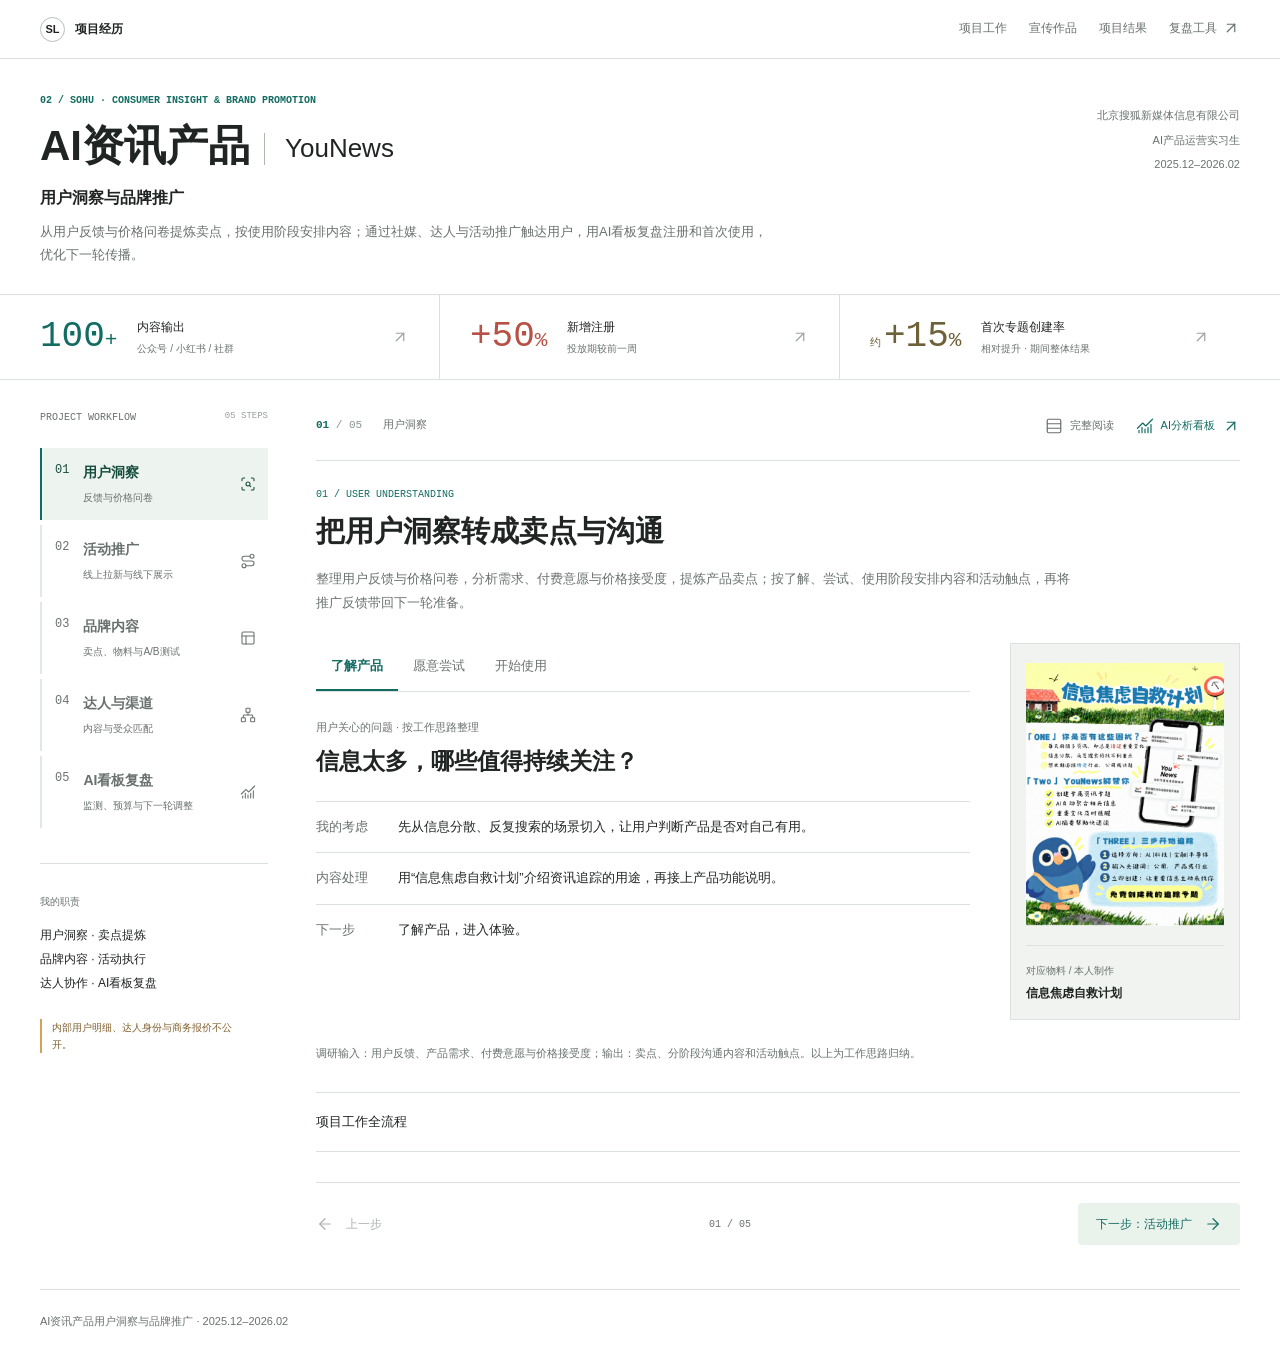
<file: docs/projects/ai-news-dashboard/case_study.html>
<!doctype html>
<html lang="zh-CN">
<head>
  <meta charset="utf-8">
  <meta name="viewport" content="width=device-width, initial-scale=1">
  <meta name="description" content="AI资讯产品用户洞察与品牌推广：从反馈与价格问卷提炼卖点，开展社媒、达人及活动传播，用AI看板复盘注册和首次使用，推动下一轮推广优化。">
  <title>AI资讯产品用户洞察与品牌推广 | 李世怡</title>
  <style>
    :root {
      --navy: #18242c; --navy-2: #21343d; --blue: #175bd4; --cyan: #087e79;
      --pink: #b63668; --green: #277c54; --orange: #d96c32; --gold: #f0c552;
      --ink: #18242c; --muted: #5e6978; --line: #dce2e8; --soft: #f4f6f8; --paper: #fff;
    }
    * { box-sizing: border-box; }
    html { scroll-behavior: smooth; scroll-padding-top: 88px; }
    body { margin: 0; color: var(--ink); background: #fff; font: 16px/1.7 Inter, -apple-system, BlinkMacSystemFont, "Segoe UI", "PingFang SC", "Microsoft YaHei", sans-serif; letter-spacing: 0; }
    h1, h2, h3, h4, p, figure { margin: 0; }
    h1, h2, h3, h4 { letter-spacing: 0; text-wrap: balance; }
    p { overflow-wrap: anywhere; }
    a { color: inherit; text-underline-offset: 4px; }
    img { display: block; width: 100%; height: auto; }
    [hidden] { display: none !important; }
    button { font: inherit; cursor: pointer; touch-action: manipulation; }
    button, a { -webkit-tap-highlight-color: transparent; }
    :focus-visible { outline: 3px solid var(--orange); outline-offset: 5px; }
    .mono { font-family: "SFMono-Regular", Consolas, monospace; font-variant-numeric: tabular-nums; }
    .skip-link { position: fixed; left: 12px; top: 8px; z-index: 100; transform: translateY(-160%); padding: 8px 12px; background: #fff; }
    .skip-link:focus { transform: none; }
    .report, .hero-inner, .metric-strip { width: min(1180px, calc(100% - 64px)); margin-inline: auto; }
    .site-nav { position: sticky; top: 0; z-index: 50; min-height: 64px; padding: 0 max(32px, calc((100% - 1180px) / 2)); display: flex; align-items: center; justify-content: space-between; gap: 24px; color: #fff; background: #18242cf7; border-bottom: 1px solid #ffffff25; backdrop-filter: blur(12px); }
    .nav-brand { display: inline-flex; gap: 10px; align-items: center; text-decoration: none; white-space: nowrap; font-size: 14px; font-weight: 750; }
    .brand-mark { display: grid; place-items: center; border: 1px solid #ffffff70; width: 28px; height: 28px; border-radius: 50%; font-size: 11px; }
    .nav-links { display: flex; align-items: center; gap: 22px; min-width: 0; overflow: auto; scrollbar-width: none; }
    .nav-links::-webkit-scrollbar { display: none; }
    .nav-links a { flex-shrink: 0; min-height: 44px; display: inline-flex; align-items: center; border-bottom: 2px solid transparent; text-decoration: none; color: #cad3d9; font-size: 12px; }
    .nav-links a:hover, .nav-links a.active { color: #fff; border-bottom-color: var(--gold); }
    .nav-links .nav-action { color: #f0d48b; }
    .hero { position: relative; isolation: isolate; overflow: hidden; min-height: 470px; display: flex; align-items: center; color: #fff; background: #18242c; }
    .hero::before { content: ""; position: absolute; inset: 0; z-index: -1; background: linear-gradient(90deg, #18242c 0%, #18242cee 46%, #18242c40 100%), url("event-materials/03-awareness.jpg") right 40% / auto 160% no-repeat; }
    .hero-inner { padding-block: 62px; }
    .eyebrow { color: #f0d48b; font-size: 12px; font-weight: 750; margin-bottom: 22px; }
    h1 { max-width: 950px; font-size: 60px; font-weight: 850; line-height: 1.2; }
    .hero-copy { max-width: 740px; margin-top: 24px; font-size: 18px; color: #e1e7eb; line-height: 1.85; }
    .hero-meta { display: flex; flex-wrap: wrap; gap: 8px 22px; margin-top: 28px; font-size: 12px; color: #ced8df; }
    .hero-meta span { border-left: 2px solid #f0c552; padding-left: 10px; }
    .snapshot { border-bottom: 1px solid var(--line); }
    .metric-strip { display: grid; grid-template-columns: repeat(4, minmax(0, 1fr)); }
    .metric { min-width: 0; padding: 27px 22px; border-right: 1px solid var(--line); }
    .metric:first-child { padding-left: 0; }
    .metric:last-child { border: 0; }
    .metric-label { display: block; font-size: 10px; color: var(--muted); font-weight: 700; }
    .metric strong { display: flex; align-items: center; min-height: 58px; font-size: 25px; line-height: 1.3; }
    .metric strong.mono { font-size: 46px; color: var(--blue); }
    .metric p { font-size: 11px; color: var(--muted); }
    .band { background: var(--paper); border-bottom: 1px solid var(--line); }
    .band.soft { background: var(--soft); }
    .band.dark { background: var(--navy); color: #fff; }
    .section { padding: 76px 0; scroll-margin-top: 16px; }
    .section-head { display: grid; grid-template-columns: minmax(0, .8fr) minmax(0, 1.2fr); gap: 64px; margin-bottom: 38px; align-items: start; }
    .kicker { color: var(--blue); font-size: 11px; font-weight: 750; margin-bottom: 14px; }
    h2 { font-size: 36px; line-height: 1.3; font-weight: 800; }
    h3 { font-size: 21px; line-height: 1.45; }
    h4 { font-size: 16px; line-height: 1.5; }
    .section-lead { font-size: 16px; color: var(--muted); line-height: 1.9; padding-top: 2px; }
    .dark .kicker { color: #77d9c9; }
    .dark .section-lead { color: #ccd7dd; }
    .work-route { display: grid; grid-template-columns: repeat(4, minmax(0, 1fr)); padding: 0; list-style: none; margin: 0; gap: 28px; }
    .work-route li { position: relative; padding: 24px 0 0; border-top: 3px solid var(--step-color); }
    .work-route li:not(:last-child)::after { content: "→"; position: absolute; right: -24px; top: -17px; background: #fff; padding-inline: 5px; color: var(--muted); font-size: 20px; }
    .route-number { display: block; margin-bottom: 14px; font: 48px/1 "SFMono-Regular", Consolas, monospace; color: var(--step-color); }
    .work-route h3 { margin-bottom: 12px; }
    .work-route p { min-height: 60px; color: var(--muted); font-size: 13px; }
    .route-output { display: block; margin-top: 20px; padding-top: 12px; border-top: 1px solid var(--line); color: var(--step-color); font-size: 12px; font-weight: 650; }
    .test-toolbar { display: flex; justify-content: space-between; gap: 16px; align-items: center; margin-bottom: 20px; flex-wrap: wrap; }
    .test-tabs { display: flex; width: 324px; padding: 4px; border: 1px solid #cbd4dc; border-radius: 6px; background: #fff; }
    .test-tabs button { flex: 1; min-width: 0; min-height: 40px; padding: 7px; border: 0; border-radius: 3px; background: transparent; color: var(--muted); font-size: 13px; white-space: nowrap; }
    .test-tabs button[aria-selected="true"] { color: #fff; background: var(--navy); }
    .test-tabs button:hover:not([aria-selected="true"]) { background: var(--soft); }
    .evidence-label { color: #76542b; font-size: 12px; }
    #test-panel { outline-offset: 7px; }
    .test-pair { display: grid; grid-template-columns: repeat(2, minmax(0, 1fr)); gap: 24px; }
    .test-version { --test-accent: var(--blue); overflow: hidden; padding: 26px; border: 1px solid var(--line); border-top: 4px solid var(--test-accent); background: #fff; border-radius: 6px; min-width: 0; }
    .version-b { --test-accent: var(--cyan); }
    .test-version header { display: flex; align-items: center; gap: 16px; }
    .version-letter { color: var(--test-accent); font: 54px/1 "SFMono-Regular", Consolas, monospace; }
    .version-caption { font-size: 11px; color: var(--muted); }
    .test-version h3 { font-size: 19px; }
    .test-creative { min-height: 194px; margin-top: 24px; padding: 22px 0; border-top: 1px solid var(--line); border-bottom: 1px solid var(--line); }
    .creative-label { display: block; font-size: 10px; color: var(--muted); margin-bottom: 22px; }
    .test-creative > p { font-size: 26px; line-height: 1.5; max-width: 470px; font-weight: 700; color: var(--test-accent); text-wrap: balance; }
    .version-note { min-height: 42px; margin-top: 18px; color: var(--muted); font-size: 12px; }
    .cover-example { height: 140px; object-fit: contain; object-position: left; margin-top: 16px; }
    .cover-mode .test-creative { min-height: 360px; }
    .comparison-criteria { display: grid; grid-template-columns: .8fr 1.05fr 1.15fr; margin-top: 22px; gap: 28px; }
    .comparison-criteria > div { padding-top: 15px; border-top: 1px solid #cdd5dd; min-width: 0; }
    .comparison-criteria span { display: block; color: var(--muted); font-size: 11px; margin-bottom: 6px; }
    .comparison-criteria strong { display: block; font-size: 13px; font-weight: 600; }
    .provenance { font-size: 11px; color: var(--muted); margin-top: 24px; }
    .channel-map { display: grid; grid-template-columns: minmax(0, .8fr) minmax(0, 1.4fr) minmax(0, .8fr); align-items: center; gap: 52px; padding: 32px 0; }
    .map-label { display: block; font-size: 11px; margin-bottom: 15px; }
    .channel-source, .channel-destination { border-block: 3px solid var(--blue); padding: 28px 0; }
    .channel-source p, .channel-destination p, .review-center p { margin-top: 12px; font-size: 12px; color: var(--muted); }
    .channel-source .map-label { color: var(--blue); }
    .channel-destination { border-color: var(--cyan); }
    .channel-destination .map-label { color: var(--cyan); }
    .channel-lanes { display: grid; gap: 14px; position: relative; }
    .channel-lanes::before, .channel-lanes::after { content: ""; position: absolute; top: 24px; bottom: 24px; width: 25px; border: 1px solid #b4c3d0; }
    .channel-lanes::before { left: -26px; border-right: 0; }
    .channel-lanes::after { right: -26px; border-left: 0; }
    .channel-lane { --lane-color: var(--blue); padding: 19px 22px; border-left: 4px solid var(--lane-color); background: var(--soft); }
    .channel-lane:nth-child(2) { --lane-color: var(--pink); }
    .channel-lane:nth-child(3) { --lane-color: var(--cyan); }
    .channel-lane strong { display: block; font-size: 16px; color: var(--lane-color); }
    .channel-lane span { display: block; font-size: 12px; color: var(--muted); margin-top: 5px; }
    .subsection-heading { display: flex; align-items: baseline; justify-content: space-between; flex-wrap: wrap; gap: 10px 24px; margin: 48px 0 24px; }
    .subsection-heading span { font-size: 11px; color: var(--muted); }
    .creator-route { display: grid; grid-template-columns: repeat(4, minmax(0, 1fr)); gap: 24px; padding: 0; margin: 0; list-style: none; }
    .creator-route li { display: flex; gap: 12px; border-top: 1px solid var(--line); padding-top: 22px; }
    .creator-route li > span { color: var(--blue); font: 13px/24px "SFMono-Regular", Consolas, monospace; }
    .creator-route p { color: var(--muted); font-size: 12px; margin-top: 9px; }
    .field-evidence { display: grid; grid-template-columns: minmax(0, 2fr) minmax(0, 1fr); gap: 28px; align-items: start; }
    .event-visual { background: #e5e9ed; overflow: hidden; }
    .event-visual img { width: 100%; height: 420px; object-fit: contain; }
    .event-evidence figcaption, .campaign-material figcaption { display: grid; grid-template-columns: 26px 1fr; gap: 10px; margin-top: 15px; padding-top: 14px; border-top: 1px solid #cdd5dd; }
    figcaption b { color: var(--blue); font-size: 11px; }
    figcaption strong { display: block; font-size: 14px; }
    figcaption span { display: block; font-size: 12px; color: var(--muted); margin-top: 4px; }
    .journey-materials { margin-top: 48px; padding-top: 32px; border-top: 1px solid #cdd5dd; scroll-margin-top: 120px; }
    .materials-credit { margin-top: 12px; color: #111; font-size: 14px; font-weight: 700; }
    .materials-intro { max-width: 820px; margin-top: 12px; color: var(--muted); font-size: 14px; }
    .material-group { margin-top: 32px; }
    .material-group + .material-group { margin-top: 38px; padding-top: 28px; border-top: 1px solid #cdd5dd; }
    .material-group-head { display: flex; align-items: baseline; gap: 12px; margin-bottom: 22px; }
    .material-group-head > span { color: var(--cyan); font: 12px/1.5 "SFMono-Regular", Consolas, monospace; }
    .material-group-head h4 { font-size: 18px; }
    .journey-material-grid { display: grid; grid-template-columns: repeat(4, minmax(0, 1fr)); gap: 22px; }
    .campaign-material { min-width: 0; }
    .campaign-material-visual { width: 100%; max-width: 210px; height: 260px; margin-inline: auto; }
    .campaign-material-visual img { height: 100%; object-fit: contain; }
    .campaign-material figcaption { grid-template-columns: 22px minmax(0, 1fr); gap: 8px; }
    .campaign-material figcaption span { font-size: 13px; line-height: 1.75; }
    .event-visual a, .campaign-material-visual a { display: block; height: 100%; }
    .event-visual a:hover, .campaign-material-visual a:hover { outline: 3px solid var(--cyan); outline-offset: -3px; }
    .campaign-material-visual a { cursor: zoom-in; }
    .material-lightbox { width: min(880px, calc(100% - 32px)); max-height: calc(100dvh - 32px); padding: 0; border: 0; border-radius: 6px; background: #fff; color: var(--ink); overflow: hidden; }
    .material-lightbox::backdrop { background: #101a24c7; }
    .material-lightbox header { display: flex; align-items: center; justify-content: space-between; gap: 16px; min-height: 64px; padding: 10px 16px 10px 24px; border-bottom: 1px solid var(--line); }
    .material-lightbox h2 { font-size: 16px; line-height: 1.5; }
    .material-close { flex: 0 0 44px; width: 44px; height: 44px; display: grid; place-items: center; padding: 0; border: 0; border-radius: 4px; background: var(--soft); color: var(--ink); font-size: 28px; line-height: 1; }
    .material-close:hover { background: #e5e9ed; }
    .material-lightbox-body { max-height: calc(100dvh - 112px); overflow: auto; padding: 16px; }
    .material-lightbox-body img { width: auto; max-width: 100%; max-height: calc(100dvh - 144px); margin-inline: auto; object-fit: contain; }
    .review-map { display: grid; grid-template-columns: minmax(0, 1fr) minmax(0, 1.2fr) minmax(0, 1fr); align-items: center; gap: 52px; padding: 32px 0; }
    .review-inputs, .review-outputs { display: grid; gap: 16px; }
    .review-inputs > div, .review-outputs > div { position: relative; padding: 18px; background: var(--soft); border-left: 3px solid var(--blue); }
    .review-inputs > div::after { content: "→"; position: absolute; right: -35px; top: 50%; transform: translateY(-50%); color: #80909d; }
    .review-outputs > div { border-left-color: var(--cyan); }
    .review-outputs > div::before { content: "→"; position: absolute; left: -36px; top: 50%; transform: translateY(-50%); color: #80909d; }
    .review-inputs span, .review-outputs span { font-size: 14px; font-weight: 650; }
    .review-inputs p, .review-outputs p { margin-top: 6px; font-size: 12px; color: var(--muted); }
    .review-center { background: var(--navy); color: #fff; padding: 35px 28px; }
    .review-center .map-label { color: #f0d48b; }
    .review-center h3 { font-size: 23px; }
    .review-center p { color: #d2dce2; }
    .measurement-flow { display: grid; grid-template-columns: repeat(3, minmax(0, 1fr)); gap: 26px; }
    .measurement-flow > div { position: relative; padding: 20px 0; border-block: 1px solid var(--line); }
    .measurement-flow > div:not(:last-child)::after { content: "→"; position: absolute; right: -21px; top: 43%; color: var(--blue); }
    .measurement-number { display: block; color: var(--blue); font-size: 12px; margin-bottom: 12px; }
    .measurement-flow p { margin-top: 8px; font-size: 12px; color: var(--muted); }
    .feedback-rows > div { display: grid; grid-template-columns: 1fr 1.5fr 80px; gap: 26px; padding: 19px 0; border-top: 1px solid var(--line); align-items: baseline; }
    .feedback-rows > div:last-child { border-bottom: 1px solid var(--line); }
    .feedback-rows span { font-size: 14px; font-weight: 650; }
    .feedback-rows p { color: var(--muted); font-size: 13px; }
    .feedback-rows strong { font-size: 12px; color: var(--cyan); font-weight: 650; text-align: right; }
    .dashboard-shot { display: block; background: #fff; border: 1px solid #ffffff40; border-radius: 6px; overflow: hidden; }
    .dashboard-shot img { max-height: 640px; object-fit: contain; }
    .demo-footer { display: flex; justify-content: space-between; align-items: center; gap: 18px; margin-top: 22px; flex-wrap: wrap; }
    .demo-footer > span { font-size: 12px; color: #c5d2d8; }
    .primary-link { display: inline-flex; align-items: center; gap: 16px; min-height: 44px; padding: 9px 16px; border: 1px solid #8bccc2; border-radius: 4px; color: #fff; text-decoration: none; font-size: 13px; }
    .primary-link:hover { color: var(--navy); background: #8bccc2; }
    .outcome-summary { display: grid; grid-template-columns: 1fr 1.4fr; gap: 60px; padding: 32px 0; border-block: 1px solid var(--line); }
    .outcome-count strong { display: block; font-size: 112px; color: var(--blue); line-height: 1.2; }
    .outcome-count strong span { color: var(--cyan); }
    .outcome-count p { font-size: 13px; color: var(--muted); margin-top: 12px; }
    .outcome-list { padding: 0; margin: 0; list-style: none; }
    .outcome-list li { display: grid; grid-template-columns: 110px 1fr; gap: 20px; padding: 17px 0; border-bottom: 1px solid var(--line); }
    .outcome-list li:last-child { border: 0; }
    .outcome-list span { font-size: 14px; font-weight: 650; }
    .outcome-list p { font-size: 13px; color: var(--muted); }
    .disclosure { margin-top: 30px; font-size: 12px; color: var(--muted); max-width: 950px; }
    .back-link { display: inline-flex; gap: 20px; align-items: center; margin-top: 26px; min-height: 44px; font-size: 13px; color: var(--blue); }
    .footer { padding-block: 26px; font-size: 11px; color: var(--muted); }

    @media (max-width: 1000px) {
      h1 { font-size: 48px; } h2 { font-size: 32px; }
      .section-head { gap: 36px; }
      .nav-links { gap: 16px; }
      .metric { padding-inline: 16px; } .metric strong { font-size: 20px; }
      .channel-map, .review-map { gap: 35px; }
      .channel-lanes::before { width: 17px; left: -18px; }
      .channel-lanes::after { width: 17px; right: -18px; }
      .review-inputs > div::after { right: -24px; } .review-outputs > div::before { left: -26px; }
      .review-center { padding: 28px 20px; } .review-center h3 { font-size: 19px; }
      .event-visual img { height: 300px; }
      .journey-material-grid { grid-template-columns: repeat(2, minmax(0, 1fr)); gap: 28px; }
      .test-creative > p { font-size: 23px; } .test-creative { min-height: 215px; }
      .outcome-summary { gap: 32px; } .outcome-count strong { font-size: 86px; }
    }
    @media (max-width: 720px) {
      html { scroll-padding-top: 108px; }
      .report, .hero-inner, .metric-strip { width: calc(100% - 36px); }
      .site-nav { flex-direction: column; align-items: stretch; gap: 0; padding: 12px 18px 0; }
      .nav-brand { font-size: 12px; } .brand-mark { width: 24px; height: 24px; }
      .nav-links { width: 100%; gap: 22px; } .nav-links a { min-height: 44px; font-size: 11px; }
      .hero { min-height: 430px; } .hero-inner { padding-block: 40px; }
      .hero::before { opacity: .8; background-position: center, 85% 40%; }
      h1 { font-size: 34px; line-height: 1.3; } .hero-copy { font-size: 15px; margin-top: 20px; }
      .eyebrow { font-size: 10px; margin-bottom: 16px; }
      .hero-meta { gap: 8px 16px; margin-top: 22px; font-size: 10px; }
      .metric-strip { grid-template-columns: repeat(2, minmax(0, 1fr)); }
      .metric, .metric:first-child { padding: 20px 14px; }
      .metric:nth-child(2) { border-right: 0; }
      .metric:nth-child(n+3) { border-top: 1px solid var(--line); }
      .metric:nth-child(3) { padding-left: 14px; }
      .metric-label { font-size: 9px; } .metric strong { font-size: 21px; min-height: 51px; }
      .metric strong.mono { font-size: 39px; } .metric p { font-size: 10px; }
      .section { padding-block: 50px; }
      .section-head { grid-template-columns: 1fr; gap: 18px; margin-bottom: 28px; }
      .section-lead { font-size: 14px; } h2 { font-size: 29px; } h3 { font-size: 19px; }
      .kicker { font-size: 10px; margin-bottom: 10px; }
      .work-route { grid-template-columns: 1fr; gap: 0; }
      .work-route li { padding: 24px 0 24px 60px; border-top: 0; border-left: 2px solid var(--step-color); margin-left: 12px; }
      .work-route li:not(:last-child)::after { content: "↓"; top: auto; right: auto; left: -11px; bottom: -12px; z-index: 1; }
      .route-number { position: absolute; left: 17px; top: 28px; font-size: 22px; }
      .work-route p { min-height: 0; font-size: 13px; } .work-route p br { display: none; }
      .work-route h3 { margin-bottom: 6px; } .route-output { margin-top: 12px; padding-top: 8px; }
      .test-tabs { width: 100%; } .test-toolbar { gap: 10px; }
      .test-pair { gap: 14px; } .test-version { padding: 15px 12px; }
      .test-version header { gap: 9px; } .version-letter { font-size: 34px; }
      .test-version h3 { font-size: 14px; } .version-caption { font-size: 10px; }
      .test-creative { min-height: 235px; padding-block: 16px; margin-top: 16px; }
      .creative-label { font-size: 9px; margin-bottom: 15px; }
      .test-creative > p { font-size: 18px; } .version-note { min-height: 57px; font-size: 11px; margin-top: 12px; }
      .cover-mode .test-creative { min-height: 350px; } .cover-example { height: 135px; }
      .comparison-criteria { grid-template-columns: 1fr; gap: 13px; margin-top: 18px; }
      .comparison-criteria > div { display: grid; grid-template-columns: 76px 1fr; gap: 12px; padding-top: 12px; }
      .comparison-criteria strong { font-size: 12px; }
      .provenance { font-size: 10px; margin-top: 18px; }
      .channel-map { grid-template-columns: 1fr; gap: 22px; padding: 0; }
      .channel-source, .channel-destination { padding: 20px 0; }
      .channel-source h3 br, .channel-source p br, .channel-destination h3 br, .channel-destination p br { display: none; }
      .channel-source { border-bottom: 0; } .channel-destination { border-top: 0; }
      .channel-lanes { margin-left: 18px; } .channel-lanes::before { width: 18px; left: -19px; }
      .channel-lanes::after { display: none; }
      .creator-route { grid-template-columns: repeat(2, minmax(0, 1fr)); gap: 20px; }
      .creator-route h4 { font-size: 14px; } .creator-route p { font-size: 11px; }
      .subsection-heading { margin-top: 34px; }
      .field-evidence { grid-template-columns: 1fr; gap: 28px; }
      .event-visual img { height: auto; max-height: 490px; object-fit: contain; }
      .journey-material-grid { gap: 24px 14px; }
      .journey-materials { margin-top: 36px; padding-top: 26px; }
      .material-group-head { gap: 9px; margin-bottom: 18px; }
      .material-group-head h4 { font-size: 16px; }
      .campaign-material-visual { max-width: 180px; height: 214px; }
      .campaign-material figcaption { display: block; margin-top: 12px; padding-top: 12px; }
      .campaign-material figcaption b { display: none; }
      .campaign-material figcaption span { font-size: 12px; }
      .material-lightbox header { padding-left: 16px; }
      figcaption strong { font-size: 13px; } figcaption span { font-size: 11px; }
      .review-map { grid-template-columns: 1fr; gap: 30px; padding: 0; }
      .review-inputs { gap: 10px; }
      .review-inputs > div::after, .review-outputs > div::before { display: none; }
      .review-center { position: relative; padding: 25px; }
      .review-center::before, .review-center::after { position: absolute; content: "↓"; color: var(--cyan); left: calc(50% - 6px); }
      .review-center::before { top: -30px; } .review-center::after { bottom: -30px; }
      .review-center h3 { font-size: 23px; }
      .review-outputs { grid-template-columns: repeat(2, minmax(0, 1fr)); gap: 14px; }
      .review-outputs > div { padding: 15px 12px; }
      .measurement-flow { grid-template-columns: 1fr; gap: 16px; }
      .measurement-flow > div { padding-left: 48px; }
      .measurement-number { position: absolute; left: 6px; top: 22px; }
      .measurement-flow > div:not(:last-child)::after { content: "↓"; right: auto; left: 10px; top: auto; bottom: -21px; background: #fff; z-index: 1; }
      .feedback-rows > div { grid-template-columns: minmax(0, 1fr) 54px; gap: 6px 14px; }
      .feedback-rows p { grid-column: 1; grid-row: 2; font-size: 12px; }
      .feedback-rows strong { grid-column: 2; grid-row: 1 / 3; align-self: center; }
      .demo-footer > span { font-size: 11px; }
      .outcome-summary { grid-template-columns: 1fr; gap: 26px; }
      .outcome-count strong { font-size: 92px; } .outcome-list li { grid-template-columns: 90px 1fr; gap: 14px; }
      .outcome-list p { font-size: 12px; } .outcome-list span { font-size: 13px; }
      .disclosure { font-size: 11px; }
    }
    @media (max-width: 360px) {
      h1 { font-size: 30px; }
      .test-pair { grid-template-columns: 1fr; }
      .test-creative { min-height: 155px; }
      .version-note { min-height: 0; }
      .cover-mode .test-creative { min-height: 295px; }
    }
    @media (prefers-reduced-motion: reduce) { html { scroll-behavior: auto; } }
  </style>
  <link rel="stylesheet" href="case-study-analysis.css">
  <link rel="stylesheet" href="case-study-workspace.css">
  <link rel="stylesheet" href="../market-workspace.css">
</head>
<body>
  <a class="skip-link" href="#overview">跳到项目内容</a>
  <nav class="site-nav" aria-label="项目导航">
    <a class="nav-brand" href="../../"><span class="brand-mark">SL</span><span>项目经历</span></a>
    <div class="nav-links">
      <a href="#overview">概览</a>
      <a href="#campaigns">活动</a>
      <a href="#channels">渠道</a>
      <a href="#content-test">A/B测试</a>
      <a href="#research">复盘</a>
      <a href="#results">结果</a>
      <a class="nav-action" href="operations_dashboard.html">复盘工具</a>
    </div>
  </nav>

  <header class="hero">
    <div class="hero-inner">
      <p class="eyebrow">02 / SOHU · CONSUMER INSIGHT & BRAND PROMOTION</p>
      <h1>AI资讯产品<br>用户洞察与品牌推广</h1>
      <p class="hero-copy">从用户反馈与价格问卷提炼卖点，按使用阶段安排内容；通过社媒、达人与活动推广触达用户，用AI看板复盘注册和首次使用，优化下一轮传播。</p>
      <div class="hero-meta"><span>北京搜狐新媒体信息有限公司</span><span>AI产品运营实习生</span><span>2025.12–2026.02</span></div>
    </div>
  </header>

  <div class="snapshot" aria-label="项目工作概览">
    <div class="metric-strip">
      <div class="metric"><span class="metric-label">CONTENT / 内容制作</span><strong class="mono">100+</strong><p>累计输出公众号、小红书及社群内容</p></div>
      <div class="metric"><span class="metric-label">CAMPAIGNS / 线上拉新</span><strong>独立策划</strong><p>部分线上活动设计、海报与渠道分发</p></div>
      <div class="metric"><span class="metric-label">EVENTS / 线下活动</span><strong>宣传与执行</strong><p>参与科技活动准备、产品推广与现场交流</p></div>
      <div class="metric"><span class="metric-label">REVIEW / 数据复盘</span><strong>看板与反馈</strong><p>内容表现、注册及首次专题创建</p></div>
    </div>
  </div>

  <main>
    <div class="band">
      <section class="section report" id="overview">
        <div class="section-head">
          <div><p class="kicker">01 / PROJECT BRIEF</p><h2>项目背景与<br>我的工作</h2></div>
          <p class="section-lead">产品提供资讯聚合、专题追踪、关键词监测和AI摘要。整理反馈与价格问卷后，我把需求、付费意愿及价格接受度转成卖点和沟通重点：先讲清价值，再提供体验理由，最后补充使用指引。内容、达人及活动推广完成后，结合注册与首次使用监测，将问题带回下一轮选题、渠道与活动准备。</p>
        </div>
        <div class="need-explorer">
          <div class="need-copy">
            <div class="need-tabs" role="tablist" aria-label="用户使用阶段">
              <button type="button" role="tab" id="need-discover" aria-controls="need-detail" aria-selected="true" data-need="0">了解产品</button>
              <button type="button" role="tab" id="need-try" aria-controls="need-detail" aria-selected="false" tabindex="-1" data-need="1">愿意尝试</button>
              <button type="button" role="tab" id="need-use" aria-controls="need-detail" aria-selected="false" tabindex="-1" data-need="2">开始使用</button>
            </div>
            <div id="need-detail" role="tabpanel" aria-labelledby="need-discover" tabindex="0">
              <p class="need-label">用户关心的问题 · 按工作思路整理</p>
              <h3 class="need-question">信息太多，哪些值得持续关注？</h3>
              <dl class="need-decisions">
                <div><dt>我的考虑</dt><dd data-need-reason>先从信息分散、反复搜索的场景切入，让用户判断产品是否对自己有用。</dd></div>
                <div><dt>内容处理</dt><dd data-need-action>用“信息焦虑自救计划”介绍资讯追踪的用途，再接上产品功能说明。</dd></div>
                <div><dt>下一步</dt><dd data-need-next>了解产品，进入体验。</dd></div>
              </dl>
            </div>
          </div>
          <figure class="need-evidence"><img src="event-materials/03-awareness.jpg" alt="信息焦虑自救计划海报"><figcaption><span>对应物料 / 本人制作</span><strong>信息焦虑自救计划</strong></figcaption></figure>
        </div>
        <p class="need-source">调研输入：用户反馈、产品需求、付费意愿与价格接受度；输出：卖点、分阶段沟通内容和活动触点。以上为工作思路归纳。</p>
        <details class="evidence-drawer"><summary>项目工作全流程</summary>
        <ol class="work-route" aria-label="工作流程">
          <li style="--step-color:var(--blue)"><span class="route-number">01</span><h3>了解用户</h3><p>整理使用反馈<br>开展需求与价格问卷</p><span class="route-output">用户需求与问题</span></li>
          <li style="--step-color:var(--cyan)"><span class="route-number">02</span><h3>提炼卖点</h3><p>按用户阶段组织内容<br>准备活动流程与宣传物料</p><span class="route-output">产品价值与行动指引</span></li>
          <li style="--step-color:var(--pink)"><span class="route-number">03</span><h3>整合传播</h3><p>社媒发布、达人协作<br>线上拉新、线下展示与交流</p><span class="route-output">内容表现与使用反馈</span></li>
          <li style="--step-color:var(--green)"><span class="route-number">04</span><h3>监测与复盘</h3><p>AI看板、A/B测试<br>调整内容、渠道与活动</p><span class="route-output">回流下一轮推广准备</span></li>
        </ol>
        </details>
      </section>
    </div>

    <div class="band soft">
      <section class="section report" id="campaigns">
        <div class="section-head">
          <div><p class="kicker">02 / CAMPAIGNS & MATERIALS</p><h2>线上拉新策划<br>与线下活动执行</h2></div>
          <p class="section-lead">根据用户阶段设置传播触点：线上围绕上新与体验引导，独立设计部分拉新活动；线下参与科技活动宣传、产品展示与执行。将产品卖点、参与方式和使用指引接在一起，再用反馈调整后续内容。</p>
        </div>
        <div class="campaign-briefs" aria-label="线上与线下活动职责">
          <article class="campaign-brief">
            <span class="brief-label">ONLINE / 部分活动独立设计</span><h3>从产品上新到用户体验</h3>
            <dl><div><dt>活动设计</dt><dd>结合用户需求梳理主题、参与方式与引导流程，明确海报需要讲清的信息。</dd></div><div><dt>宣传落地</dt><dd>制作上新、功能、体验与社群物料，独立完成相关渠道发布和分发。</dd></div><div><dt>后续承接</dt><dd>通过功能说明、社群交流和体验问卷收集问题，结合首次使用情况调整后续内容。</dd></div></dl>
          </article>
          <article class="campaign-brief">
            <span class="brief-label">OFFLINE / 参与宣传与执行</span><h3>科技活动中的产品推广</h3>
            <dl><div><dt>活动前</dt><dd>参与宣传准备，协助整理产品介绍、现场物料和传播内容。</dd></div><div><dt>活动中</dt><dd>配合产品介绍、现场交流及内容采集，参与活动执行与线上直播传播。</dd></div><div><dt>活动后</dt><dd>整理交流与使用反馈，将共性问题带回教程、FAQ和后续内容。</dd></div></dl>
          </article>
        </div>
        <p class="campaign-note"><strong>策划上的考虑</strong>海报吸引注意之后，还要讲清下一步怎么参与；产品介绍之后，要接上操作说明、交流入口和体验反馈。</p>
        <div class="field-evidence" aria-label="活动现场与直播材料">
          <figure class="event-evidence offline"><div class="event-visual"><a href="event-materials/01-offline-event.jpg" target="_blank" rel="noopener noreferrer" aria-label="查看原图：原点学堂 Vibe之夜科技社群活动现场"><img src="event-materials/01-offline-event.jpg" alt="原点学堂 Vibe之夜科技社群活动现场" loading="lazy"></a></div><figcaption><b>01</b><div><strong>科技社群线下活动</strong><span>参与产品介绍、现场交流与活动内容采集。</span></div></figcaption></figure>
          <figure class="event-evidence live"><div class="event-visual"><a href="event-materials/02-live-stream.jpg" target="_blank" rel="noopener noreferrer" aria-label="查看原图：活动线上直播画面"><img src="event-materials/02-live-stream.jpg" alt="活动线上直播画面" loading="lazy"></a></div><figcaption><b>02</b><div><strong>线上直播传播</strong><span>配合活动内容传播与互动反馈收集。</span></div></figcaption></figure>
        </div>
        <div class="journey-materials" id="materials">
          <h3>产品卖点与品牌传播物料</h3>
          <p class="materials-credit">以下海报均由本人制作。</p>
          <p class="materials-intro">按用户从了解产品到实际使用的过程组织物料：先把功能转成可感知的价值，再说明体验方式、提供答疑入口并收集反馈，让每次传播都有后续承接。</p>
          <div class="material-group">
            <div class="material-group-head"><span>01</span><h4>产品上新：把功能讲清楚</h4></div>
            <div class="journey-material-grid">
              <figure class="campaign-material"><div class="campaign-material-visual"><a href="event-materials/07-product-launch.png" target="_blank" rel="noopener noreferrer" aria-label="查看原图：YouNews正式上线海报"><img src="event-materials/07-product-launch.png" alt="YouNews正式上线海报" loading="lazy"></a></div><figcaption><b>01</b><div><strong>YouNews正式上线</strong><span>介绍产品定位与核心功能，让用户知道它是一款专属信息追踪助手。</span></div></figcaption></figure>
              <figure class="campaign-material"><div class="campaign-material-visual"><a href="event-materials/08-topic-creation.png" target="_blank" rel="noopener noreferrer" aria-label="查看原图：创建专题功能海报"><img src="event-materials/08-topic-creation.png" alt="创建专题功能海报" loading="lazy"></a></div><figcaption><b>02</b><div><strong>创建专题</strong><span>展示输入话题、创建专题的操作入口，让用户知道如何开始追踪。</span></div></figcaption></figure>
              <figure class="campaign-material"><div class="campaign-material-visual"><a href="event-materials/09-topic-explanation.png" target="_blank" rel="noopener noreferrer" aria-label="查看原图：专题解读功能海报"><img src="event-materials/09-topic-explanation.png" alt="专题解读功能海报" loading="lazy"></a></div><figcaption><b>03</b><div><strong>专题解读</strong><span>对比概览、大白话与深度解读，说明不同阅读需求对应的使用方式。</span></div></figcaption></figure>
              <figure class="campaign-material"><div class="campaign-material-visual"><a href="event-materials/10-daily-digest.png" target="_blank" rel="noopener noreferrer" aria-label="查看原图：专属日报功能海报"><img src="event-materials/10-daily-digest.png" alt="专属日报功能海报" loading="lazy"></a></div><figcaption><b>04</b><div><strong>专属日报</strong><span>展示关注内容如何汇成每日更新，说明产品在日常阅读中的用途。</span></div></figcaption></figure>
            </div>
          </div>
          <div class="material-group">
            <div class="material-group-head"><span>02</span><h4>体验推广：从愿意尝试到留下反馈</h4></div>
            <div class="journey-material-grid">
              <figure class="campaign-material"><div class="campaign-material-visual"><a href="event-materials/03-awareness.jpg" target="_blank" rel="noopener noreferrer" aria-label="查看原图：信息焦虑自救计划海报"><img src="event-materials/03-awareness.jpg" alt="信息焦虑自救计划海报" loading="lazy"></a></div><figcaption><b>01</b><div><strong>信息焦虑自救计划</strong><span>从信息分散、反复搜索等困扰切入，帮助用户判断产品是否适合自己。</span></div></figcaption></figure>
              <figure class="campaign-material"><div class="campaign-material-visual"><a href="event-materials/04-activation.jpg" target="_blank" rel="noopener noreferrer" aria-label="查看原图：新用户专属福利海报"><img src="event-materials/04-activation.jpg" alt="新用户专属福利海报" loading="lazy"></a></div><figcaption><b>02</b><div><strong>新用户专属福利</strong><span>说明体验功能、活动权益与参与方式，给有兴趣的用户一个尝试理由。</span></div></figcaption></figure>
              <figure class="campaign-material"><div class="campaign-material-visual"><a href="event-materials/05-community.jpg" target="_blank" rel="noopener noreferrer" aria-label="查看原图：YouNews用户群招募海报"><img src="event-materials/05-community.jpg" alt="YouNews用户群招募海报" loading="lazy"></a></div><figcaption><b>03</b><div><strong>YouNews用户群招募</strong><span>说明答疑、功能体验与交流支持，为使用中遇到问题的用户提供沟通入口。</span></div></figcaption></figure>
              <figure class="campaign-material"><div class="campaign-material-visual"><a href="event-materials/06-survey.jpg" target="_blank" rel="noopener noreferrer" aria-label="查看原图：产品体验问卷海报"><img src="event-materials/06-survey.jpg" alt="产品体验问卷海报" loading="lazy"></a></div><figcaption><b>04</b><div><strong>产品体验问卷</strong><span>说明参与对象、填写方式与奖励规则，邀请体验用户反馈问题和建议。</span></div></figcaption></figure>
            </div>
          </div>
          <p class="case-takeaway"><strong>内容上的考虑</strong>产品介绍回答“对我有什么用”，功能说明回答“怎么开始”，活动与社群内容讲清参与方式和后续支持，分别回应用户在了解、尝试和使用中的问题。</p>
        </div>
      </section>
    </div>

    <div class="band">
      <section class="section report" id="channels">
        <div class="section-head">
          <div><p class="kicker">03 / CHANNELS & CREATORS</p><h2>品牌内容与<br>达人协作</h2></div>
          <p class="section-lead">累计输出100+条公众号、小红书及社群内容，覆盖产品介绍、教程与场景案例；按渠道特点调整表达。根据粉丝画像、内容相关性和互动表现筛选金融、AI领域博主，协助准备推广内容并跟踪上线表现。</p>
        </div>
        <div class="channel-map" aria-label="渠道与对应内容">
          <div class="channel-source"><span class="map-label">内容准备</span><h3>产品功能<br>与用户问题</h3><p>整理功能说明、使用场景<br>及用户关心的信息</p></div>
          <div class="channel-lanes">
            <div class="channel-lane"><strong>公众号</strong><span>产品介绍、功能教程与行业案例，帮助理解产品</span></div>
            <div class="channel-lane"><strong>小红书</strong><span>从使用场景切入，触达有资讯追踪需求的用户</span></div>
            <div class="channel-lane"><strong>社群</strong><span>内容分发、使用答疑与反馈收集，承接后续交流</span></div>
          </div>
          <div class="channel-destination"><span class="map-label">发布后记录</span><h3>内容表现<br>与用户反馈</h3><p>阅读、互动及能够<br>追踪的访问与注册</p></div>
        </div>
        <div class="subsection-heading"><h3>达人合作中我参与的工作</h3><span>筛选 → 合作准备 → 效果记录</span></div>
        <ol class="creator-route creator-route-compact">
          <li><span>01</span><div><h4>筛选账号</h4><p>查看粉丝画像、内容方向及近期互动，判断受众与产品是否匹配。</p></div></li>
          <li><span>02</span><div><h4>准备内容</h4><p>结合受众整理产品卖点、场景文案与素材，协助推广内容准备并跟进上线。</p></div></li>
          <li><span>03</span><div><h4>记录效果</h4><p>记录阅读、互动及可追踪的访问与注册，用于后续合作选择和渠道预算复盘。</p></div></li>
        </ol>
        <p class="case-takeaway"><strong>我的判断</strong>粉丝量不是唯一标准。我更关注博主的受众是否有持续追踪资讯的需求，以及内容能否讲清楚产品在什么情况下有用。</p>
      </section>
    </div>

    <div class="band soft">
      <section class="section report" id="content-test">
        <div class="section-head">
          <div><p class="kicker">04 / A/B TEST & CREATIVE REVIEW</p><h2>A/B测试与<br>内容优化</h2></div>
          <p class="section-lead">对标题、首图和内容进行A/B测试，观察功能表达与场景表达的响应差异。结合可追踪的阅读、互动和转化调整选题、物料与渠道预算；下方展示版本设计思路。</p>
        </div>
        <div class="test-toolbar">
          <div class="test-tabs" role="tablist" aria-label="内容对比维度">
            <button type="button" role="tab" id="tab-title" aria-controls="test-panel" aria-selected="true" data-test="title">标题</button>
            <button type="button" role="tab" id="tab-cover" aria-controls="test-panel" aria-selected="false" tabindex="-1" data-test="cover">封面</button>
            <button type="button" role="tab" id="tab-copy" aria-controls="test-panel" aria-selected="false" tabindex="-1" data-test="copy">内容表达</button>
          </div>
          <span class="evidence-label">版本示意 · 非历史投放截图</span>
        </div>
        <div id="test-panel" role="tabpanel" aria-labelledby="tab-title" tabindex="0">
          <div class="test-pair">
            <article class="test-version version-a">
              <header><span class="version-letter" aria-hidden="true">A</span><div><span class="version-caption">版本 A</span><h3 id="version-a-name">功能介绍</h3></div></header>
              <div class="test-creative"><span class="creative-label">AI 资讯追踪产品 / 文案示意</span><p id="version-a-copy">用专题追踪、关键词监测和 AI 摘要整理资讯</p><img class="cover-example" src="event-materials/03-awareness.jpg" alt="封面构图示意使用的现有宣传物料" hidden></div>
              <p class="version-note" id="version-a-note">先介绍功能，让用户知道产品可以做什么。</p>
            </article>
            <article class="test-version version-b">
              <header><span class="version-letter" aria-hidden="true">B</span><div><span class="version-caption">版本 B</span><h3 id="version-b-name">使用场景</h3></div></header>
              <div class="test-creative"><span class="creative-label">AI 资讯追踪产品 / 文案示意</span><p id="version-b-copy">每天反复搜索行业动态？把关注的信息建成一个专题</p><img class="cover-example" src="event-materials/03-awareness.jpg" alt="封面构图示意使用的现有宣传物料" hidden></div>
              <p class="version-note" id="version-b-note">先提出使用场景，再说明产品如何提供帮助。</p>
            </article>
          </div>
          <div class="comparison-criteria">
            <div><span>对比重点</span><strong id="test-variable">标题的表达角度</strong></div>
            <div><span>其他条件</span><strong id="test-controls">尽量保持封面、正文与观察时长一致</strong></div>
            <div><span>观察指标</span><strong id="test-metric">阅读与互动；有曝光、点击记录时比较点击率</strong></div>
          </div>
        </div>
        <p class="provenance">A/B版本为工作思路示意，不展示历史胜负或提升幅度。不同时间发布的内容仅作观察，不能由前后差异直接推断因果。</p>
      </section>
    </div>

    <div class="band">
      <section class="section report" id="research">
        <div class="section-head">
          <div><p class="kicker">05 / AI MONITORING & REVIEW</p><h2>AI看板监测<br>与推广复盘</h2></div>
          <p class="section-lead">运用AI辅助搭建轻量级运营分析看板，把内容触达、访问、注册和首次专题创建接成监测路径。定位用户流失节点，再结合反馈决定要补充卖点、调整渠道预算，还是改进体验说明。</p>
        </div>
        <ol class="review-journey" aria-label="渠道触达到首次使用的复盘路径">
          <li><span>01</span><h3>内容触达</h3><p>阅读、互动与反馈</p></li>
          <li><span>02</span><h3>产品访问</h3><p>可追踪的访问记录</p></li>
          <li><span>03</span><h3>完成注册</h3><p>新增注册变化</p></li>
          <li><span>04</span><h3>首次创建专题</h3><p>注册后的首次使用</p></li>
        </ol>
        <div class="subsection-heading"><h3>注册与首次使用的变化</h3><span>前后两点对比 · 非逐日趋势</span></div>
        <p class="chart-context">相对指数：对比基准 = 100。由已提供的增幅换算，非实际人数或原始转化率。</p>
        <div class="result-charts">
          <figure class="result-chart" style="--chart-color:var(--cyan)">
            <figcaption><h4>新增注册</h4><p>投放期较前一周提升50%</p></figcaption>
            <div class="comparison-plot" role="img" aria-label="新增注册相对指数：前一周100，投放期150，提升50%。仅前后对比，不表示逐日走势。">
              <div class="plot-scale" aria-hidden="true"><span style="bottom:0%">0</span><span style="bottom:25%">40</span><span style="bottom:50%">80</span><span style="bottom:75%">120</span><span style="bottom:100%">160</span></div>
              <div class="plot-data" aria-hidden="true">
                <i class="plot-gridline" style="bottom:25%"></i><i class="plot-gridline" style="bottom:50%"></i><i class="plot-gridline" style="bottom:75%"></i><i class="plot-gridline" style="bottom:100%"></i>
                <svg viewBox="0 0 100 160" preserveAspectRatio="none"><line x1="12" y1="60" x2="88" y2="10" vector-effect="non-scaling-stroke" /></svg>
                <span class="plot-point baseline" style="left:12%;bottom:62.5%"><b>100</b></span><span class="plot-point" style="left:88%;bottom:93.75%"><b>150</b></span>
                <span class="plot-period" style="left:12%">前一周</span><span class="plot-period" style="left:88%">投放期</span>
              </div>
            </div>
          </figure>
          <figure class="result-chart" style="--chart-color:var(--pink)">
            <figcaption><h4>首次专题创建率</h4><p>相对提升约15%，非增加15个百分点</p></figcaption>
            <div class="comparison-plot" role="img" aria-label="首次专题创建率相对指数：基准100，对比期约115，相对提升约15%。具体对比窗口未提供。">
              <div class="plot-scale" aria-hidden="true"><span style="bottom:0%">0</span><span style="bottom:25%">40</span><span style="bottom:50%">80</span><span style="bottom:75%">120</span><span style="bottom:100%">160</span></div>
              <div class="plot-data" aria-hidden="true">
                <i class="plot-gridline" style="bottom:25%"></i><i class="plot-gridline" style="bottom:50%"></i><i class="plot-gridline" style="bottom:75%"></i><i class="plot-gridline" style="bottom:100%"></i>
                <svg viewBox="0 0 100 160" preserveAspectRatio="none"><line x1="12" y1="60" x2="88" y2="45" vector-effect="non-scaling-stroke" /></svg>
                <span class="plot-point baseline" style="left:12%;bottom:62.5%"><b>100</b></span><span class="plot-point" style="left:88%;bottom:71.875%"><b>约115</b></span>
                <span class="plot-period" style="left:12%">基准</span><span class="plot-period" style="left:88%">对比期</span>
              </div>
            </div>
          </figure>
        </div>
        <p class="chart-source">来源：本人提供的实习期汇总结果。首次专题创建率的具体对比窗口未提供；期间变化不单独归因于某位达人或某篇内容。</p>
        <div class="subsection-heading"><h3>把反馈带回后续调整</h3><span>内容侧与产品侧</span></div>
        <div class="feedback-rows">
          <div><span>渠道内容与受众是否匹配</span><p>结合内容表现、A/B测试及可追踪转化，优化选题、分发与预算安排</p><strong>渠道侧</strong></div>
          <div><span>产品价值或操作方式没讲清楚</span><p>调整卖点表达、海报、场景说明、教程与FAQ，回流下一轮内容和活动</p><strong>内容侧</strong></div>
          <div><span>功能或操作体验问题</span><p>记录具体问题，反馈产品团队</p><strong>产品侧</strong></div>
        </div>
        <p class="case-takeaway"><strong>我的思考</strong>内容带来关注之后，还要看用户能否完成第一次使用。注册增长和首次专题创建，需要结合起来判断。</p>
      </section>
    </div>

    <div class="band dark">
      <section class="section report" id="sop">
        <div class="section-head">
          <div><p class="kicker">06 / AI ANALYSIS DEMO</p><h2>AI辅助制作<br>运营分析看板</h2></div>
          <p class="section-lead">保留AI辅助制作的分析工具，围绕用户路径、价格问卷和日常指标呈现“查看表现—整理问题—形成建议”的方法。内置模拟数据，支持上传本地数据后探索。</p>
        </div>
        <a class="dashboard-shot" href="operations_dashboard.html" aria-label="打开运营复盘工具，内置模拟数据"><img src="../../works/covers/sohu-dashboard.png" alt="运营复盘工具演示界面，使用模拟数据" loading="lazy"></a>
        <div class="demo-footer"><span>模拟数据演示 · 不代表项目实际业绩</span><a class="primary-link" href="operations_dashboard.html">打开复盘工具 <span aria-hidden="true">↗</span></a></div>
      </section>
    </div>

    <div class="band">
      <section class="section report" id="results">
        <div class="section-head">
          <div><p class="kicker">07 / PROJECT OUTCOME</p><h2>项目结果</h2></div>
          <p class="section-lead">将用户洞察转成卖点、内容与活动触点，协同达人和渠道开展推广，再通过AI看板与反馈持续优化。以下展示实习期汇总结果，后续复盘回到下一轮内容、预算和活动准备。</p>
        </div>
        <div class="project-outcomes" aria-label="实习期项目汇总结果">
          <div><strong class="outcome-value mono">100<span>+</span></strong><h3>累计输出品牌内容</h3><p>公众号、小红书及社群内容，覆盖产品介绍、使用教程与场景案例。</p></div>
          <div><strong class="outcome-value mono">+50<span>%</span></strong><h3>新增注册提升</h3><p>投放期新增注册较前一周提升50%。</p></div>
          <div><strong class="outcome-value mono"><small>约</small>+15<span>%</span></strong><h3>首次专题创建率相对提升</h3><p>关注用户注册后的首次使用情况。</p></div>
        </div>
        <p class="outcome-context">上述增长为期间整体结果，不单独归因于某位达人、某篇内容或某次活动。</p>
        <p class="disclosure outcome-disclosure"><strong>展示说明</strong>项目结果按本人提供的实习期汇总整理，内部用户明细、达人身份及商务报价不公开。内容示意与工具演示不作为实际业绩依据。</p>
        <a class="back-link" href="../../">返回项目经历 <span aria-hidden="true">↗</span></a>
      </section>
    </div>
  </main>
  <footer class="footer report">AI资讯产品用户洞察与品牌推广 · 2025.12–2026.02</footer>

  <dialog class="material-lightbox" aria-labelledby="material-lightbox-title">
    <header><h2 id="material-lightbox-title">传播物料</h2><button class="material-close" type="button" aria-label="关闭海报" title="关闭海报" autofocus><span aria-hidden="true">×</span></button></header>
    <div class="material-lightbox-body"><img alt=""></div>
  </dialog>

  <script>
    const materialLightbox = document.querySelector('.material-lightbox');
    if (typeof materialLightbox.showModal === 'function') {
      const lightboxImage = materialLightbox.querySelector('img');
      const lightboxTitle = document.getElementById('material-lightbox-title');
      let previousOverflow = '';
      document.querySelectorAll('.campaign-material-visual a').forEach((link) => {
        link.addEventListener('click', (event) => {
          if (event.button !== 0 || event.metaKey || event.ctrlKey || event.shiftKey || event.altKey) return;
          event.preventDefault();
          const thumbnail = link.querySelector('img');
          lightboxImage.src = link.href;
          lightboxImage.alt = thumbnail.alt;
          lightboxTitle.textContent = link.closest('figure').querySelector('figcaption strong').textContent;
          previousOverflow = document.documentElement.style.overflow;
          document.documentElement.style.overflow = 'hidden';
          materialLightbox.showModal();
        });
      });
      materialLightbox.querySelector('.material-close').addEventListener('click', () => materialLightbox.close());
      materialLightbox.addEventListener('click', (event) => {
        if (event.target !== materialLightbox) return;
        const bounds = materialLightbox.getBoundingClientRect();
        if (event.clientX < bounds.left || event.clientX > bounds.right || event.clientY < bounds.top || event.clientY > bounds.bottom) materialLightbox.close();
      });
      materialLightbox.addEventListener('close', () => {
        document.documentElement.style.overflow = previousOverflow;
      });
    }

    const testExamples = {
      title: {
        names: ['功能介绍', '使用场景'],
        copies: ['用专题追踪、关键词监测和 AI 摘要整理资讯', '每天反复搜索行业动态？把关注的信息建成一个专题'],
        notes: ['先介绍功能，让用户知道产品可以做什么。', '先提出使用场景，再说明产品如何提供帮助。'],
        variable: '标题的表达角度',
        controls: '尽量保持封面、正文与观察时长一致',
        metric: '阅读与互动；有曝光、点击记录时比较点击率'
      },
      cover: {
        names: ['功能信息优先', '用户问题优先'],
        copies: ['专题追踪 · 关键词监测 · AI 摘要', '信息太多、反复搜索，怎么持续追踪？'],
        notes: ['同一张素材，优先呈现功能名称。', '同一张素材，优先呈现用户的使用问题。'],
        variable: '封面中的信息重点',
        controls: '尽量保持标题、正文与观察时长一致',
        metric: '有曝光、点击记录时比较点击率；结合阅读表现'
      },
      copy: {
        names: ['按功能说明', '按操作步骤说明'],
        copies: ['创建专题，设置关键词，聚合相关资讯并查看 AI 摘要。', '选择关注的行业 → 填写关键词 → 创建专题 → 查看相关资讯。'],
        notes: ['围绕产品能提供的功能展开介绍。', '围绕用户第一次使用时的操作顺序展开介绍。'],
        variable: '正文的信息组织方式',
        controls: '尽量保持标题、封面与观察时长一致',
        metric: '阅读、收藏及评论中的理解与操作问题'
      }
    };
    const tabs = [...document.querySelectorAll('[data-test]')];
    const panel = document.getElementById('test-panel');
    function selectTest(tab) {
      const example = testExamples[tab.dataset.test];
      tabs.forEach((item) => {
        const selected = item === tab;
        item.setAttribute('aria-selected', String(selected));
        item.tabIndex = selected ? 0 : -1;
      });
      panel.setAttribute('aria-labelledby', tab.id);
      panel.classList.toggle('cover-mode', tab.dataset.test === 'cover');
      ['a', 'b'].forEach((letter, index) => {
        document.getElementById('version-' + letter + '-name').textContent = example.names[index];
        document.getElementById('version-' + letter + '-copy').textContent = example.copies[index];
        document.getElementById('version-' + letter + '-note').textContent = example.notes[index];
      });
      document.getElementById('test-variable').textContent = example.variable;
      document.getElementById('test-controls').textContent = example.controls;
      document.getElementById('test-metric').textContent = example.metric;
      panel.querySelectorAll('.cover-example').forEach((img) => { img.hidden = tab.dataset.test !== 'cover'; });
    }
    tabs.forEach((tab, index) => {
      tab.addEventListener('click', () => selectTest(tab));
      tab.addEventListener('keydown', (event) => {
        let next;
        if (event.key === 'ArrowRight') next = (index + 1) % tabs.length;
        if (event.key === 'ArrowLeft') next = (index - 1 + tabs.length) % tabs.length;
        if (event.key === 'Home') next = 0;
        if (event.key === 'End') next = tabs.length - 1;
        if (next === undefined) return;
        event.preventDefault();
        selectTest(tabs[next]);
        tabs[next].focus();
      });
    });

    if ('IntersectionObserver' in window) {
      const links = [...document.querySelectorAll('.nav-links a[href^="#"]')];
      const navigation = new IntersectionObserver((entries) => {
        const visible = entries.filter((entry) => entry.isIntersecting).sort((a, b) => b.intersectionRatio - a.intersectionRatio)[0];
        if (!visible) return;
        links.forEach((link) => {
          const active = link.getAttribute('href') === '#' + visible.target.id;
          link.classList.toggle('active', active);
          if (active) link.setAttribute('aria-current', 'location');
          else link.removeAttribute('aria-current');
        });
      }, { rootMargin: '-12% 0px -45% 0px', threshold: [0, 0.1, 0.4] });
      document.querySelectorAll('main section[id]').forEach((section) => navigation.observe(section));
    }
  </script>
  <script src="lucide.min.js"></script>
  <script src="case-study-workspace.js"></script>
</body>
</html>
</file>
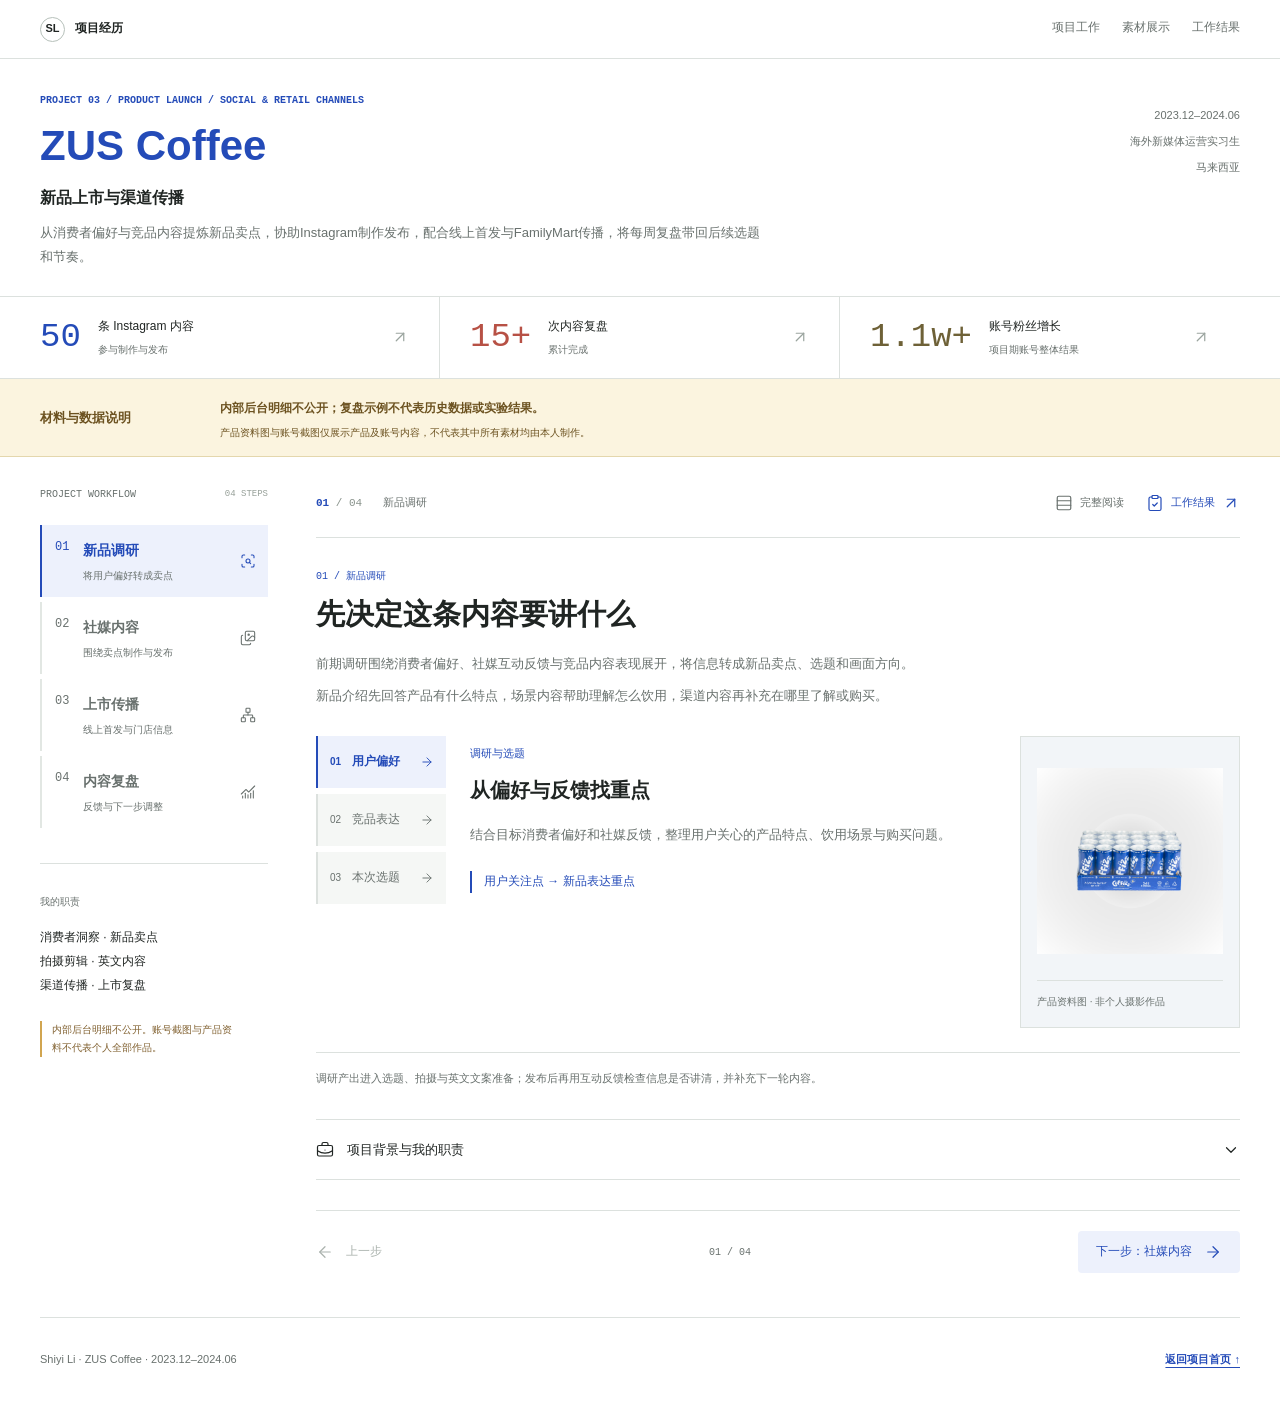
<file: docs/projects/zus-everywhere/case_study.html>
<!doctype html>
<html lang="zh-CN">
<head>
  <meta charset="UTF-8">
  <meta name="viewport" content="width=device-width, initial-scale=1">
  <meta name="description" content="ZUS Coffee新品上市与渠道传播：从消费者偏好与竞品内容提炼卖点，协助50条Instagram制作发布，配合线上首发及FamilyMart门店传播，持续复盘与优化。">
  <title>ZUS Coffee新品上市与渠道传播 | 李世怡</title>
  <style>
    :root { --ink: #202a38; --blue: #1645c3; --pink: #ad3168; --teal: #08786a; --gold: #805e13; --yellow: #ffe083; --line: #d9e0e8; --muted: #596777; --soft: #f4f6f9; }
    * { box-sizing: border-box; }
    html { scroll-behavior: smooth; scroll-padding-top: 86px; }
    body { margin: 0; color: var(--ink); background: #fff; font: 16px/1.8 Inter, -apple-system, BlinkMacSystemFont, "Segoe UI", "PingFang SC", "Microsoft YaHei", sans-serif; letter-spacing: 0; }
    h1, h2, h3, h4, p, figure { margin: 0; }
    h1, h2, h3, h4 { line-height: 1.4; letter-spacing: 0; text-wrap: balance; }
    p { overflow-wrap: anywhere; }
    a { color: inherit; text-underline-offset: 4px; }
    img { display: block; max-width: 100%; height: auto; }
    button { font: inherit; cursor: pointer; touch-action: manipulation; }
    button, a { -webkit-tap-highlight-color: transparent; }
    [hidden] { display: none !important; }
    :focus-visible { outline: 3px solid var(--pink); outline-offset: 4px; }
    .wrap { width: min(1180px, calc(100% - 64px)); margin-inline: auto; }
    .skip-link { position: fixed; top: 10px; left: 10px; z-index: 100; padding: 8px 12px; background: #fff; transform: translateY(-160%); }
    .skip-link:focus { transform: none; }
    .nav { position: sticky; top: 0; z-index: 30; display: flex; align-items: center; justify-content: space-between; gap: 24px; min-height: 64px; padding: 0 max(32px, calc((100% - 1180px) / 2)); background: #fffffffa; border-bottom: 1px solid var(--line); }
    .brand { display: inline-flex; align-items: center; gap: 10px; color: var(--blue); text-decoration: none; font-size: 13px; font-weight: 750; white-space: nowrap; }
    .brand-mark { display: grid; place-items: center; width: 28px; height: 28px; border: 1px solid var(--blue); border-radius: 50%; font-size: 11px; }
    .nav-links { display: flex; gap: 22px; min-width: 0; overflow: auto; scrollbar-width: none; }
    .nav-links::-webkit-scrollbar { display: none; }
    .nav-links a { display: inline-flex; flex-shrink: 0; align-items: center; min-height: 44px; border-bottom: 2px solid transparent; color: var(--muted); text-decoration: none; font-size: 12px; }
    .nav-links a:hover, .nav-links a[aria-current="location"] { color: var(--blue); border-bottom-color: var(--blue); }
    .hero { position: relative; isolation: isolate; background: #d9e5ed; }
    .hero::before { content: ""; position: absolute; inset: 0; z-index: -1; background: linear-gradient(90deg, #f4f8fcfa 0%, #f4f8fcf5 36%, #f4f8fc75 60%, #f4f8fc00 80%), url("evidence/coffizz-launch.jpg") center 55% / cover no-repeat; }
    .hero-inner { padding-block: 55px 35px; }
    .eyebrow { margin-bottom: 20px; color: var(--blue); font-size: 11px; font-weight: 750; }
    h1 { color: var(--blue); font-size: 64px; line-height: 1.14; font-weight: 850; }
    h1 span { display: block; margin-top: 16px; color: var(--ink); font-size: 36px; line-height: 1.35; }
    .hero-copy { max-width: 570px; margin-top: 22px; color: #334558; font-size: 16px; line-height: 1.9; }
    .hero-meta { display: flex; flex-wrap: wrap; gap: 8px 20px; margin-top: 23px; font-size: 12px; color: #334558; }
    .hero-meta span { padding-left: 9px; border-left: 2px solid var(--blue); }
    .hero-source { max-width: 570px; margin-top: 28px; font-size: 10px; color: #3c4e5f; }
    .hero-source a { display: inline-flex; align-items: center; min-height: 32px; }
    .disclosure { background: var(--yellow); color: #362807; border-bottom: 1px solid #d9b759; }
    .disclosure-inner { display: grid; grid-template-columns: 205px 1fr; align-items: center; gap: 40px; padding-block: 21px; }
    .disclosure h2 { font-size: 18px; }
    .disclosure strong { font-size: 14px; }
    .disclosure p { font-size: 12px; margin-top: 5px; }
    .snapshot { border-bottom: 1px solid var(--line); }
    .metric-row { display: grid; grid-template-columns: repeat(3, minmax(0, 1fr)); }
    .metric { --accent: var(--blue); display: grid; grid-template-columns: auto 1fr; gap: 22px; align-items: center; padding: 28px; border-right: 1px solid var(--line); }
    .metric:first-child { padding-left: 0; }
    .metric:nth-child(2) { --accent: var(--teal); }
    .metric:last-child { --accent: var(--pink); border-right: 0; }
    .metric strong { color: var(--accent); font: 46px/1.2 "SFMono-Regular", Consolas, monospace; white-space: nowrap; }
    .metric b { display: block; font-size: 14px; }
    .metric small { display: block; font-size: 11px; color: var(--muted); margin-top: 4px; }
    .band { border-bottom: 1px solid var(--line); }
    .soft { background: var(--soft); }
    .section { padding-block: 74px; }
    .section-head { display: grid; grid-template-columns: .85fr 1.15fr; gap: 70px; margin-bottom: 34px; align-items: start; }
    .kicker { color: var(--blue); font-size: 11px; font-weight: 750; margin-bottom: 12px; }
    h2 { font-size: 36px; line-height: 1.35; }
    h3 { font-size: 22px; } h4 { font-size: 16px; }
    .lead { font-size: 15px; color: var(--muted); line-height: 1.95; padding-top: 3px; }
    .lead p + p { margin-top: 12px; }
    .roles { display: grid; grid-template-columns: repeat(3, minmax(0, 1fr)); gap: 30px; }
    .role { --accent: var(--blue); display: grid; grid-template-columns: 38px 1fr; gap: 18px; border-top: 3px solid var(--accent); padding-top: 24px; }
    .role:nth-child(2) { --accent: var(--pink); }
    .role:nth-child(3) { --accent: var(--teal); }
    .role > span { font: 28px/1.5 "SFMono-Regular", Consolas, monospace; color: var(--accent); }
    .role p { font-size: 13px; color: var(--muted); margin-top: 10px; }
    .research-grid { display: grid; grid-template-columns: repeat(3, minmax(0, 1fr)); gap: 30px; }
    .research-item { padding-top: 22px; border-top: 1px solid #b3bfcd; }
    .research-item > span { color: var(--blue); font: 12px/1.5 "SFMono-Regular", Consolas, monospace; }
    .research-item h3 { margin-top: 12px; }
    .research-item p { color: var(--muted); font-size: 14px; margin-top: 12px; }
    .research-item small { display: block; font-size: 11px; color: var(--gold); margin-top: 20px; }
    .research-note { padding-top: 24px; margin-top: 28px; border-top: 1px solid var(--line); font-size: 13px; color: var(--muted); }
    .workflow-heading { display: flex; justify-content: space-between; align-items: baseline; gap: 16px; flex-wrap: wrap; margin-bottom: 22px; }
    .workflow-heading h3 { font-size: 19px; }
    .example-label { font-size: 11px; color: var(--gold); font-weight: 650; }
    .workflow { display: grid; grid-template-columns: repeat(6, minmax(0, 1fr)); gap: 22px; list-style: none; margin: 0 0 38px; padding: 0; }
    .workflow li { --accent: var(--blue); position: relative; border-top: 3px solid var(--accent); padding-top: 20px; }
    .workflow li:nth-child(2), .workflow li:nth-child(5) { --accent: var(--pink); }
    .workflow li:nth-child(3), .workflow li:nth-child(6) { --accent: var(--teal); }
    .workflow li:not(:last-child)::after { content: "→"; position: absolute; right: -22px; top: -21px; color: var(--accent); font-size: 23px; background: #fff; padding-inline: 3px; }
    .workflow li > span { display: block; color: var(--accent); font: 29px/1.3 "SFMono-Regular", Consolas, monospace; margin-bottom: 12px; }
    .workflow h4 { font-size: 16px; }
    .workflow p { font-size: 12px; color: var(--muted); margin-top: 8px; }
    .tablist { display: flex; width: min(650px, 100%); padding: 4px; border: 1px solid #b7c4d4; background: #fff; border-radius: 6px; margin-bottom: 24px; }
    .tablist button { flex: 1; min-width: 0; min-height: 46px; padding: 8px 12px; border: 0; border-radius: 3px; color: var(--muted); background: transparent; font-size: 13px; }
    .tablist button[aria-selected="true"] { background: var(--blue); color: #fff; }
    .tablist button:hover:not([aria-selected="true"]) { background: var(--soft); color: var(--blue); }
    .panels { min-width: 0; }
    .panel { padding: 28px 0; border-block: 1px solid var(--line); min-width: 0; }
    .panel + .panel { margin-top: 24px; }
    .enhanced .panels { display: grid; }
    .enhanced .panel { grid-area: 1 / 1; margin: 0; }
    .enhanced .panel[aria-hidden="true"] { visibility: hidden; pointer-events: none; }
    .panel-heading { display: grid; grid-template-columns: 56px 1fr; align-items: center; gap: 20px; margin-bottom: 25px; }
    .panel-heading > span { color: var(--pink); font: 37px/1.2 "SFMono-Regular", Consolas, monospace; }
    .panel-heading small { display: block; font-size: 10px; color: var(--muted); margin-bottom: 7px; }
    .panel-heading h3 { font-size: 24px; }
    .panel-columns { display: grid; grid-template-columns: repeat(3, minmax(0, 1fr)); gap: 30px; }
    .panel-column { --accent: var(--blue); border-top: 3px solid var(--accent); padding-top: 17px; }
    .panel-column:nth-child(2) { --accent: var(--pink); }
    .panel-column:nth-child(3) { --accent: var(--teal); }
    .panel-column h4 { color: var(--accent); }
    .panel-column p { font-size: 14px; color: var(--muted); line-height: 1.9; margin-top: 11px; }
    .material-note { font-size: 11px; color: var(--muted); margin-top: 17px; }
    .evidence { display: grid; grid-template-columns: minmax(0, 1fr) minmax(0, 1fr); gap: 56px; align-items: start; margin-top: 50px; }
    .photo-link { display: block; cursor: zoom-in; border: 1px solid var(--line); background: #fff; }
    .photo-link:hover { outline: 3px solid var(--blue); outline-offset: -3px; }
    .feed img { width: 100%; aspect-ratio: 1206 / 2622; object-fit: contain; }
    figcaption { font-size: 11px; color: var(--muted); margin-top: 12px; }
    .evidence-copy { padding-top: 23px; border-top: 2px solid var(--ink); }
    .evidence-copy h3 { font-size: 27px; }
    .evidence-copy > p { margin-top: 16px; font-size: 14px; color: var(--muted); }
    .evidence-points { margin: 25px 0; }
    .evidence-points > div { padding-block: 16px; border-top: 1px solid var(--line); }
    .evidence-points dt { font-size: 14px; font-weight: 700; }
    .evidence-points dd { margin: 6px 0 0; font-size: 13px; color: var(--muted); }
    .image-note { padding: 16px 18px; margin-top: 20px; border-left: 3px solid #ae790b; background: var(--yellow); color: #362807; font-size: 12px; }
    .product-materials { display: grid; grid-template-columns: 1fr 1fr; gap: 18px; margin-top: 28px; }
    .product-materials img { width: 100%; aspect-ratio: 1; object-fit: contain; }
    .channel-steps { display: grid; grid-template-columns: repeat(3, minmax(0, 1fr)); gap: 30px; margin-bottom: 40px; }
    .channel-step { border-top: 3px solid var(--teal); padding-top: 22px; }
    .channel-step:nth-child(2) { border-color: var(--pink); }
    .channel-step:nth-child(3) { border-color: var(--blue); }
    .channel-step h3 { font-size: 21px; }
    .channel-step p { font-size: 13px; color: var(--muted); margin-top: 11px; }
    .review-intro { display: flex; justify-content: space-between; align-items: baseline; gap: 20px; flex-wrap: wrap; margin-bottom: 22px; }
    .review-intro h3 { font-size: 23px; }
    .review-note { padding: 15px 18px; background: #fff2c8; border-left: 3px solid #c79922; color: #604714; font-size: 12px; margin-bottom: 22px; }
    .results { background: #f1f7f4; }
    .result-list { list-style: none; margin: 0; padding: 0; border-top: 1px solid #b9d2c7; }
    .result-list li { display: grid; grid-template-columns: 55px .8fr 1.2fr; align-items: baseline; gap: 28px; padding-block: 26px; border-bottom: 1px solid #b9d2c7; }
    .result-list li > span { font: 22px/1.2 "SFMono-Regular", Consolas, monospace; color: var(--teal); }
    .result-list h3 { font-size: 22px; }
    .result-list p { font-size: 14px; color: var(--muted); }
    .scope-note { margin-top: 25px; font-size: 12px; color: #4b6258; }
    .scope-note strong { margin-right: 10px; color: #25654a; }
    .footer { padding-block: 22px; font-size: 11px; color: var(--muted); }
    .footer .wrap { display: flex; justify-content: space-between; gap: 20px; align-items: center; }
    .footer a { display: inline-flex; align-items: center; min-height: 44px; font-weight: 700; color: var(--blue); }
    @media (max-width: 1000px) {
      h1 { font-size: 55px; } h1 span { font-size: 32px; } h2 { font-size: 32px; }
      .hero-copy { max-width: 480px; }
      .metric { grid-template-columns: 1fr; gap: 9px; padding-inline: 22px; }
      .metric strong { font-size: 40px; }
      .section-head { gap: 36px; }
      .role { grid-template-columns: 30px 1fr; gap: 12px; } .role h3 { font-size: 20px; }
      .workflow { gap: 15px; } .workflow li:not(:last-child)::after { right: -19px; font-size: 20px; top: -19px; }
      .workflow h4 { font-size: 14px; }
      .evidence { gap: 30px; }
      .product-materials { gap: 12px; }
    }
    @media (max-width: 760px) {
      html { scroll-padding-top: 102px; }
      .wrap { width: calc(100% - 36px); }
      .nav { flex-direction: column; align-items: stretch; padding: 12px 18px 0; gap: 0; }
      .brand { font-size: 12px; } .brand-mark { width: 24px; height: 24px; }
      .nav-links { width: 100%; gap: 23px; } .nav-links a { font-size: 11px; }
      .hero::before { background-image: linear-gradient(90deg, #f4f8fcfa 0%, #f4f8fce8 48%, #f4f8fc85 100%), url("evidence/coffizz-launch.jpg"); background-position: center, 68% center; }
      .hero-inner { padding-block: 32px 22px; }
      h1 { font-size: 44px; } h1 span { margin-top: 14px; font-size: 27px; }
      .eyebrow { font-size: 10px; margin-bottom: 15px; }
      .hero-copy { font-size: 14px; margin-top: 17px; max-width: 390px; }
      .hero-meta { font-size: 10px; gap: 7px 14px; margin-top: 18px; }
      .hero-source { font-size: 10px; margin-top: 16px; }
      .disclosure-inner { grid-template-columns: 1fr; gap: 8px; padding-block: 18px; }
      .disclosure h2 { font-size: 18px; } .disclosure strong { font-size: 12px; } .disclosure p { font-size: 11px; }
      .metric, .metric:first-child { padding: 22px 12px; }
      .metric:first-child { padding-left: 0; } .metric:last-child { padding-right: 0; }
      .metric strong { font-size: 30px; } .metric b { font-size: 12px; } .metric small { font-size: 10px; }
      .section { padding-block: 50px; }
      .section-head { grid-template-columns: 1fr; gap: 18px; margin-bottom: 28px; }
      h2 { font-size: 29px; } .kicker { font-size: 10px; margin-bottom: 10px; } .lead { font-size: 14px; }
      .roles, .research-grid { grid-template-columns: 1fr; gap: 24px; }
      .role { padding-top: 18px; grid-template-columns: 35px 1fr; gap: 15px; }
      .role h3 { font-size: 21px; } .role p { margin-top: 7px; }
      .research-item { padding-top: 18px; } .research-item h3 { font-size: 21px; margin-top: 8px; }
      .research-item p { margin-top: 8px; font-size: 13px; } .research-item small { margin-top: 12px; }
      .research-note { font-size: 12px; padding-top: 20px; margin-top: 25px; }
      .workflow-heading h3 { font-size: 18px; } .example-label { font-size: 10px; }
      .workflow { grid-template-columns: 1fr; gap: 0; margin-bottom: 28px; }
      .workflow li { border-top: 0; border-left: 2px solid var(--accent); padding: 0 0 24px 54px; margin-left: 9px; }
      .workflow li:last-child { padding-bottom: 0; }
      .workflow li > span { position: absolute; top: 1px; left: 14px; font-size: 21px; }
      .workflow h4 { font-size: 17px; } .workflow p { margin-top: 6px; }
      .workflow li:not(:last-child)::after { content: "↓"; top: auto; bottom: 0; left: -10px; right: auto; font-size: 20px; padding: 0; }
      .tablist { width: 100%; margin-bottom: 20px; } .tablist button { font-size: 12px; padding-inline: 6px; }
      .panel { padding-block: 22px; }
      .panel-heading { grid-template-columns: 38px 1fr; gap: 15px; margin-bottom: 20px; }
      .panel-heading > span { font-size: 29px; } .panel-heading h3 { font-size: 21px; }
      .panel-columns { grid-template-columns: 1fr; gap: 23px; }
      .panel-column { padding-top: 15px; } .panel-column p { font-size: 13px; margin-top: 9px; }
      .material-note { font-size: 10px; }
      .evidence { grid-template-columns: 1fr; gap: 26px; margin-top: 35px; }
      .evidence-copy { padding-top: 19px; } .evidence-copy h3 { font-size: 25px; }
      .evidence-copy > p { font-size: 13px; }
      .product-materials { gap: 16px; }
      .channel-steps { grid-template-columns: 1fr; gap: 24px; margin-bottom: 30px; }
      .channel-step { padding-top: 18px; } .channel-step p { margin-top: 8px; }
      .review-intro { gap: 8px; } .review-intro h3 { font-size: 21px; }
      .review-note { font-size: 11px; padding: 14px 16px; }
      .result-list li { grid-template-columns: 32px 1fr; gap: 10px 16px; padding-block: 23px; }
      .result-list li > span { font-size: 19px; } .result-list h3 { font-size: 21px; }
      .result-list p { grid-column: 2; font-size: 13px; }
      .scope-note { font-size: 11px; } .scope-note strong { display: block; margin-bottom: 6px; }
      .footer .wrap { flex-direction: column; align-items: flex-start; gap: 6px; }
    }
    @media (max-width: 360px) { .metric strong { font-size: 26px; } .nav-links { gap: 17px; } }
    @media (prefers-reduced-motion: reduce) { html { scroll-behavior: auto; } }
  </style>
  <link rel="stylesheet" href="../ai-news-dashboard/case-study-workspace.css">
  <link rel="stylesheet" href="../project-workspace.css">
  <link rel="stylesheet" href="../market-workspace.css">
</head>
<body>
  <a class="skip-link" href="#overview">跳至项目内容</a>
  <nav class="nav" aria-label="页面导航">
    <a class="brand" href="../../" aria-label="返回作品集首页"><span class="brand-mark">SL</span><span>Shiyi Li · Marketing Trainee</span></a>
    <div class="nav-links"><a href="#overview">我的职责</a><a href="#research">内容调研</a><a href="#content">内容执行</a><a href="#review">渠道复盘</a><a href="#results">工作结果</a></div>
  </nav>
  <main>
    <header class="hero">
      <div class="wrap hero-inner">
        <p class="eyebrow">PROJECT 03 / PRODUCT LAUNCH · SOCIAL & RETAIL CHANNELS</p>
        <h1>ZUS Coffee<span>新品上市<br>与渠道传播</span></h1>
        <p class="hero-copy">从消费者偏好与竞品内容提炼新品卖点，协助Instagram制作发布，配合线上首发与FamilyMart传播，将每周复盘带回后续选题和节奏。</p>
        <div class="hero-meta"><span>2023.12–2024.06</span><span>海外新媒体运营实习生</span><span>马来西亚</span></div>
        <p class="hero-source">COFFIZZ 产品资料图 · 非个人摄影作品 · <a href="https://siakapkeli.my/articles/zus-coffee-perkenalkan-coffizz-kopi-berkarbonat-halal-dalam-tin-pertama-di-malaysia" target="_blank" rel="noopener noreferrer">原图片来源 ↗</a></p>
      </div>
    </header>
    <aside class="disclosure" aria-labelledby="disclosure-title">
      <div class="wrap disclosure-inner"><h2 id="disclosure-title">材料与数据说明</h2><div><strong>内部后台明细不公开；复盘示例不代表历史数据或实验结果。</strong><p>产品资料图与账号截图仅展示产品及账号内容，不代表其中所有素材均由本人制作。</p></div></div>
    </aside>
    <div class="snapshot" aria-label="工作量与账号结果">
      <div class="wrap metric-row">
        <div class="metric"><strong>50</strong><div><b>条 Instagram 内容</b><small>协助制作与发布的内容条数</small></div></div>
        <div class="metric"><strong>15+</strong><div><b>次内容复盘</b><small>每周监测、累计输出复盘</small></div></div>
        <div class="metric"><strong>1.1w+</strong><div><b>账号粉丝增长</b><small>项目期账号整体结果</small></div></div>
      </div>
    </div>

    <section class="band" id="overview"><div class="wrap section">
      <div class="section-head"><div><p class="kicker">01 / 项目背景与职责</p><h2>把新品卖点<br>接到上市传播</h2></div><div class="lead"><p>在 ZUS Coffee 担任海外新媒体运营实习生期间，我先结合消费者偏好、社媒反馈与竞品内容整理卖点，再参与Instagram选题、拍摄剪辑和英文表达，配合线上首发及FamilyMart渠道传播。</p><p>发布后每周监测表现，将互动中暴露的信息缺口和内容表现带回下一轮选题、素材及排期，完成调研—制作—传播—复盘的工作闭环。</p></div></div>
      <div class="roles">
        <article class="role"><span>01</span><div><h3>消费者洞察与卖点</h3><p>结合用户偏好、社媒反馈与竞品表达，把新品特点转成选题与传播重点。</p></div></article>
        <article class="role"><span>02</span><div><h3>制作与发布</h3><p>参与拍摄、剪辑、英文文案、hashtag 与素材整理，配合发布排期。</p></div></article>
        <article class="role"><span>03</span><div><h3>上市传播与复盘</h3><p>配合线上首发和FamilyMart信息准备，每周复盘并优化后续内容与发布节奏。</p></div></article>
      </div>
    </div></section>

    <section class="band soft" id="research"><div class="wrap section">
      <div class="section-head"><div><p class="kicker">02 / 新品调研与卖点</p><h2>把消费者偏好<br>转成内容重点</h2></div><div class="lead"><p>前期调研围绕消费者偏好、社媒互动反馈与竞品内容表现展开，将信息转成新品卖点、选题和画面方向。</p><p>新品介绍先回答产品有什么特点，场景内容帮助理解怎么饮用，渠道内容再补充在哪里了解或购买。</p></div></div>
      <div class="research-grid">
        <article class="research-item"><span>01 / 消费者</span><h3>从偏好与反馈找重点</h3><p>结合目标消费者偏好和社媒反馈，整理用户关心的产品特点、饮用场景与购买问题。</p><small>用户关注点 → 新品表达重点</small></article>
        <article class="research-item"><span>02 / 竞品</span><h3>观察新品内容怎么呈现</h3><p>参考竞品的新品介绍、场景画面和渠道说明，判断哪些表达适合目标用户与本次传播。</p><small>竞品内容观察 → 选题与形式参考</small></article>
        <article class="research-item"><span>03 / 卖点</span><h3>把信息转成制作任务</h3><p>结合产品资料与首发安排，梳理主要卖点、画面方向、英文文案和渠道信息，供内容制作使用。</p><small>调研与产品资料 → 选题、拍摄及英文表达</small></article>
      </div>
      <p class="research-note">调研产出进入选题、拍摄与英文文案准备；发布后再用互动反馈检查信息是否讲清，并补充下一轮内容。</p>
    </div></section>

    <section class="band" id="content"><div class="wrap section">
      <div class="section-head"><div><p class="kicker">03 / Instagram 内容执行</p><h2>卖点、场景与渠道<br>一起进入内容</h2></div><div class="lead"><p>协助完成50条Instagram内容发布，参与选题、拍摄、剪辑、英文文案、hashtag与素材整理。</p><p>让产品画面、英文表达与发布目的相互对应：新品介绍讲清卖点，生活场景增加理解，购买信息承接兴趣。</p></div></div>
      <div class="workflow-heading"><h3>内容工作流程</h3><span class="example-label">工作环节整理 · 非历史排期记录</span></div>
      <ol class="workflow" aria-label="内容工作流程">
        <li><span>01</span><h4>消费者与竞品调研</h4><p>整理偏好与互动反馈</p></li>
        <li><span>02</span><h4>选题与文案</h4><p>准备卖点和英文表达</p></li>
        <li><span>03</span><h4>拍摄与剪辑</h4><p>参与画面与视频制作</p></li>
        <li><span>04</span><h4>确认与排期</h4><p>配合核对素材与时间</p></li>
        <li><span>05</span><h4>内容发布</h4><p>整理文案、标签与素材</p></li>
        <li><span>06</span><h4>复盘回流</h4><p>优化下一条选题与节奏</p></li>
      </ol>
      <div class="tabbed" data-tab-group="content">
        <div class="tablist" role="tablist" aria-label="三类内容工作" hidden>
          <button id="content-tab-product" type="button" role="tab" aria-controls="content-product">新品介绍</button>
          <button id="content-tab-scene" type="button" role="tab" aria-controls="content-scene">生活场景</button>
          <button id="content-tab-channel" type="button" role="tab" aria-controls="content-channel">购买信息</button>
        </div>
        <div class="panels">
          <article class="panel" id="content-product"><div class="panel-heading"><span>01</span><div><small>新品介绍</small><h3>把产品信息说明白</h3></div></div><div class="panel-columns">
            <div class="panel-column"><h4>要传达什么</h4><p>新品是什么，有哪些值得关注的产品特点，以及本次发布需要说明的信息。</p></div>
            <div class="panel-column"><h4>参与的工作</h4><p>整理产品卖点，参与相关选题、拍摄剪辑与英文文案，配合素材准备。</p></div>
            <div class="panel-column"><h4>内容表达重点</h4><p>产品画面与文案相互对应，产品名称、信息和发布主题保持一致。</p></div>
          </div></article>
          <article class="panel" id="content-scene"><div class="panel-heading"><span>02</span><div><small>生活场景内容</small><h3>让画面贴近使用情境</h3></div></div><div class="panel-columns">
            <div class="panel-column"><h4>要传达什么</h4><p>产品可以出现在哪些日常情境中，让内容不只停留在包装和卖点介绍。</p></div>
            <div class="panel-column"><h4>参与的工作</h4><p>结合选题参与拍摄、剪辑与英文文案，整理不同版本和发布所需素材。</p></div>
            <div class="panel-column"><h4>内容表达重点</h4><p>让产品、场景和文字围绕同一个主题，避免画面与文案各说各的。</p></div>
          </div></article>
          <article class="panel" id="content-channel"><div class="panel-heading"><span>03</span><div><small>购买信息传播</small><h3>把购买信息补充清楚</h3></div></div><div class="panel-columns">
            <div class="panel-column"><h4>要传达什么</h4><p>新品的线上发布与线下渠道信息，让感兴趣的用户知道在哪里了解或购买。</p></div>
            <div class="panel-column"><h4>参与的工作</h4><p>配合线上首发及 FamilyMart 传播，协助整理宣传素材、门店信息与发布排期。</p></div>
            <div class="panel-column"><h4>内容表达重点</h4><p>核对产品名称、渠道说明与发布时间，避免信息遗漏或前后不一致。</p></div>
          </div></article>
        </div>
      </div>
      <p class="material-note">三类内容为工作说明的组织方式，不代表三组对照实验；未展示单条内容的后台数据或转化结论。</p>
      <div class="evidence">
        <figure class="feed"><a class="photo-link" href="../../works/covers/zus-everywhere.jpg" target="_blank" rel="noopener noreferrer" aria-label="查看 ZUS Everywhere 账号截图原图"><img src="../../works/covers/zus-everywhere.jpg" width="1206" height="2622" alt="ZUS Everywhere Instagram 账号截图，包含产品、场景及活动内容" loading="lazy"></a><figcaption>账号截图 · 保留原貌 · 不代表其中所有内容均由本人制作</figcaption></figure>
        <div class="evidence-copy">
          <p class="kicker">账号内容与产品资料</p><h3>画面、英文文案<br>和发布信息一起准备</h3>
          <p>账号截图呈现了产品、生活场景和活动等内容。我的参与范围以本页说明的选题、拍摄剪辑、英文文案及发布配合为准。</p>
          <dl class="evidence-points">
            <div><dt>画面与视频</dt><dd>参与拍摄和剪辑，围绕选题准备相应素材。</dd></div>
            <div><dt>英文文案与标签</dt><dd>参与英文 caption、hashtag 与产品信息整理。</dd></div>
            <div><dt>素材与发布时间</dt><dd>协助整理素材版本，配合发布排期与信息确认。</dd></div>
          </dl>
          <p class="image-note">材料说明：账号截图用于呈现整体内容风格；下方为产品资料图，并非个人摄影或设计作品。</p>
          <div class="product-materials">
            <figure><a class="photo-link" href="evidence/coffizz-product.png" target="_blank" rel="noopener noreferrer" aria-label="查看 COFFIZZ 产品资料原图"><img src="evidence/coffizz-product.png" width="1080" height="1080" alt="COFFIZZ 产品资料图" loading="lazy"></a><figcaption>COFFIZZ 产品资料图</figcaption></figure>
            <figure><a class="photo-link" href="evidence/coffizz-carton.png" target="_blank" rel="noopener noreferrer" aria-label="查看 COFFIZZ 包装资料原图"><img src="evidence/coffizz-carton.png" width="1080" height="1080" alt="COFFIZZ 外箱包装资料图" loading="lazy"></a><figcaption>COFFIZZ 包装资料图</figcaption></figure>
          </div>
        </div>
      </div>
    </div></section>

    <section class="band soft" id="review"><div class="wrap section">
      <div class="section-head"><div><p class="kicker">04 / 上市传播与内容复盘</p><h2>线上首发与门店信息<br>接上后续复盘</h2></div><div class="lead"><p>配合新品线上首发及FamilyMart线下渠道传播，协助整理宣传素材、门店信息与发布排期，核对产品、渠道说明和发布时间。</p><p>每周监测内容表现，累计输出15+次复盘。把购买信息疑问补回文案，将互动反馈带回后续选题、内容形式与发布节奏。</p></div></div>
      <div class="channel-steps">
        <article class="channel-step"><h3>发布前：统一上市信息</h3><p>整理首发素材、FamilyMart门店信息及排期，检查产品名称、渠道说明与时间是否一致。</p></article>
        <article class="channel-step"><h3>发布后：监测内容与反馈</h3><p>每周跟踪可获取的内容表现，整理消费者对卖点、场景和购买信息的互动反馈。</p></article>
        <article class="channel-step"><h3>复盘后：回到下一轮制作</h3><p>把信息缺口补回文案与素材，优化后续选题和发布节奏，再持续观察新的反馈。</p></article>
      </div>
      <div class="review-intro"><h3>复盘时，如何考虑下一步</h3><span class="example-label">复盘思路示意 · 非历史数据结论</span></div>
      <p class="review-note">以下是问题处理思路，不是历史用户原话、真实数据对比或已经验证的优化效果。数据有变化时，先核对内容、时间与其他影响因素，再讨论调整。</p>
      <div class="tabbed" data-tab-group="review">
        <div class="tablist" role="tablist" aria-label="复盘思路示例" hidden>
          <button id="review-tab-info" type="button" role="tab" aria-controls="review-info">购买地点询问</button>
          <button id="review-tab-response" type="button" role="tab" aria-controls="review-response">内容表现变化</button>
          <button id="review-tab-product" type="button" role="tab" aria-controls="review-product">产品问题反馈</button>
        </div>
        <div class="panels">
          <article class="panel" id="review-info"><div class="panel-heading"><span>01</span><div><small>示例情境</small><h3>评论里出现购买地点询问</h3></div></div><div class="panel-columns">
            <div class="panel-column"><h4>关注什么信息</h4><p>用户具体询问哪个产品、哪个地区或哪类购买渠道，不直接把询问当作成交。</p></div>
            <div class="panel-column"><h4>还需要核对什么</h4><p>检查原帖是否说明购买渠道，以及现有门店或购买入口信息是否仍然准确。</p></div>
            <div class="panel-column"><h4>可以怎样调整</h4><p>在信息确认后补充渠道说明，并在后续相关内容中更清楚地呈现购买信息。</p></div>
          </div></article>
          <article class="panel" id="review-response"><div class="panel-heading"><span>02</span><div><small>示例情境</small><h3>一条内容的表现发生变化</h3></div></div><div class="panel-columns">
            <div class="panel-column"><h4>关注什么信息</h4><p>在相同观察时长下，查看可获取的触达和互动表现，避免只看某一个数字。</p></div>
            <div class="panel-column"><h4>还需要核对什么</h4><p>核对主题、形式、发布时间，以及是否有活动或额外推广等影响。</p></div>
            <div class="panel-column"><h4>可以怎样调整</h4><p>提出下一条内容的具体尝试，如调整开头或信息顺序，发布后继续观察，不提前承诺效果。</p></div>
          </div></article>
          <article class="panel" id="review-product"><div class="panel-heading"><span>03</span><div><small>示例情境</small><h3>用户对产品信息有疑问</h3></div></div><div class="panel-columns">
            <div class="panel-column"><h4>关注什么信息</h4><p>区分用户是在询问产品信息，还是表达个人偏好，不从少量评论推断全部用户。</p></div>
            <div class="panel-column"><h4>还需要核对什么</h4><p>回看原内容是否解释清楚，再核对产品资料，确认哪些信息可以补充。</p></div>
            <div class="panel-column"><h4>可以怎样调整</h4><p>把已确认的信息补充到文案或后续选题中，涉及不确定的问题先与团队确认。</p></div>
          </div></article>
        </div>
      </div>
    </div></section>

    <section class="band results" id="results"><div class="wrap section">
      <div class="section-head"><div><p class="kicker">04 / 复盘结果</p><h2>内容支持新品传播<br>复盘驱动持续调整</h2></div><div class="lead"><p>从调研和卖点提炼到内容执行与渠道传播，协同完成新品传播工作；每周复盘把反馈带回制作。工作量与账号粉丝增长分别展示，增长为项目期账号整体结果。</p></div></div>
      <ol class="result-list">
        <li><span>01</span><h3>协助50条内容发布</h3><p>参与选题、拍摄、剪辑、英文文案、hashtag与素材整理，支持新品上市传播。</p></li>
        <li><span>02</span><h3>输出15+次内容复盘</h3><p>每周监测内容表现，将互动反馈带回选题、表达与发布节奏。</p></li>
        <li><span>03</span><h3>账号粉丝增长1.1w+</h3><p>协同带动项目期账号整体增长，不单独归因于某条内容。</p></li>
      </ol>
      <p class="scope-note"><strong>统计范围</strong>参与发布的内容条数、累计完成的复盘次数及项目期账号粉丝增长；原始后台明细不作公开展示。</p>
    </div></section>
  </main>
  <footer class="footer"><div class="wrap"><span>Shiyi Li · ZUS Coffee · 2023.12–2024.06</span><a href="../../">返回项目首页 ↑</a></div></footer>
  <script>
    // Shared grid sizing keeps all tab states stable; without JS every panel is readable.
    document.querySelectorAll('[data-tab-group]').forEach(group => {
      const tablist = group.querySelector('[role="tablist"]');
      const tabs = [...tablist.querySelectorAll('[role="tab"]')];
      const panels = [...group.querySelectorAll('.panel')];
      function selectTab(tab) {
        tabs.forEach(item => {
          const selected = item === tab;
          item.setAttribute('aria-selected', String(selected));
          item.tabIndex = selected ? 0 : -1;
        });
        panels.forEach(panel => {
          const selected = panel.id === tab.getAttribute('aria-controls');
          panel.setAttribute('aria-hidden', String(!selected));
          panel.inert = !selected;
        });
      }
      panels.forEach((panel, index) => {
        panel.setAttribute('role', 'tabpanel');
        panel.setAttribute('aria-labelledby', tabs[index].id);
      });
      group.classList.add('enhanced');
      tablist.hidden = false;
      selectTab(tabs[0]);
      tabs.forEach((tab, index) => {
        tab.addEventListener('click', () => selectTab(tab));
        tab.addEventListener('keydown', event => {
          let next;
          if (event.key === 'ArrowRight') next = (index + 1) % tabs.length;
          if (event.key === 'ArrowLeft') next = (index - 1 + tabs.length) % tabs.length;
          if (event.key === 'Home') next = 0;
          if (event.key === 'End') next = tabs.length - 1;
          if (next === undefined) return;
          event.preventDefault();
          selectTab(tabs[next]);
          tabs[next].focus();
        });
      });
    });
    if ('IntersectionObserver' in window) {
      const links = [...document.querySelectorAll('.nav-links a')];
      const observer = new IntersectionObserver(entries => {
        const visible = entries.filter(entry => entry.isIntersecting).sort((a, b) => a.boundingClientRect.top - b.boundingClientRect.top)[0];
        if (!visible) return;
        links.forEach(link => {
          if (link.hash === '#' + visible.target.id) link.setAttribute('aria-current', 'location');
          else link.removeAttribute('aria-current');
        });
      }, { rootMargin: '-110px 0px -55% 0px' });
      links.forEach(link => observer.observe(document.querySelector(link.hash)));
    }
  </script>
  <script src="../ai-news-dashboard/lucide.min.js"></script>
  <script src="../project-workspace.js" data-project="zus"></script>
</body>
</html>
</file>
<file: docs/assets/index-DvCub-8A.css>
:root{--ink: #f4f1ea;--muted: rgba(244, 241, 234, .6);--panel: rgba(12, 16, 24, .72);--line: rgba(244, 241, 234, .14);font-family:Helvetica Neue,Chiron GoRound TC,PingFang SC,Microsoft YaHei,system-ui,sans-serif}*{box-sizing:border-box;margin:0;padding:0}html{scroll-behavior:smooth;overscroll-behavior:none}html,body,#root{width:100%;min-height:100%;background:#0a0e16;color:var(--ink)}body{overflow-x:hidden;overscroll-behavior:none}canvas{display:block}.scene-bg{position:fixed;top:0;right:0;bottom:0;left:0;z-index:0;pointer-events:none}.scene-bg canvas{width:100%!important;height:100%!important}.scrim{position:fixed;top:0;right:0;bottom:0;left:0;z-index:1;pointer-events:none;background:linear-gradient(to right,#0a0e1600 20%,#0a0e16bf 58%,#0a0e16 92%)}.content{position:relative;z-index:10}.glass-rail{position:fixed;top:-2px;right:-2px;bottom:-2px;width:min(680px,52vw);z-index:3;pointer-events:none;background:#0a0e1624;backdrop-filter:blur(9px);-webkit-backdrop-filter:blur(9px);-webkit-mask:linear-gradient(to right,transparent 0%,#000 46%);mask:linear-gradient(to right,transparent 0%,#000 46%)}.hero{min-height:100vh;display:flex;flex-direction:column;justify-content:flex-end;align-items:center;padding-bottom:6vh}.hero-gradient{position:fixed;left:0;right:0;bottom:0;height:35vh;z-index:2;pointer-events:none;background:linear-gradient(to top,#09211680,#09211600)}.scroll-cue-space{margin-top:3vh;height:64px;flex:0 0 64px}.scroll-cue{position:fixed;inset:auto 0 0;z-index:101;display:flex;flex-direction:column;align-items:center;gap:8px;padding:0 20px max(6vh,env(safe-area-inset-bottom));font-family:Helvetica Neue,PingFang SC,Microsoft YaHei,system-ui,sans-serif;font-size:14px;font-weight:500;line-height:22px;letter-spacing:0;color:#ffffffd1;text-align:center;text-shadow:0 1px 2px rgba(0,0,0,.25);pointer-events:none}.scroll-cue-label{max-width:100%}.scroll-cue-arrow{width:28px;height:28px;font-size:24px;line-height:28px;color:inherit;animation:cueArrow 2.2s ease-in-out infinite}@keyframes cueArrow{0%,to{transform:translateY(0)}50%{transform:translateY(6px)}}@media (prefers-reduced-motion: reduce){.scroll-cue-arrow{animation:none}}.hero-chrome{--m: clamp(16px, 2.4vh, 30px);position:fixed;top:0;right:0;bottom:0;left:0;z-index:12;pointer-events:none;font-family:Helvetica Neue,Chiron GoRound TC,PingFang SC,system-ui,sans-serif}.hero-frame{position:absolute;inset:var(--m);border:1px solid rgba(244,241,234,.1)}.hero-mark{position:absolute;font-size:13px;line-height:1;color:#f4f1ea52}.hero-mark.tl{top:var(--m);left:var(--m);transform:translate(-50%,-50%)}.hero-mark.tr{top:var(--m);right:var(--m);transform:translate(50%,-50%)}.hero-mark.bl{bottom:var(--m);left:var(--m);transform:translate(-50%,50%)}.hero-mark.br{bottom:var(--m);right:var(--m);transform:translate(50%,50%)}.hero-meta{position:absolute;font-size:clamp(9px,.9vw,11px);letter-spacing:.26em;text-transform:uppercase;line-height:1.6;color:#f4f1ea75}.hero-meta .hm-name{display:block;text-transform:none;letter-spacing:.12em;color:#f4f1eab3}.hm-tl{top:calc(var(--m) + 16px);left:calc(var(--m) + 20px)}.hm-tr{top:calc(var(--m) + 16px);right:calc(var(--m) + 20px);text-align:right}.hm-bl{bottom:calc(var(--m) + 16px);left:calc(var(--m) + 20px)}.hm-right{top:50%;right:calc(var(--m) + 7px);writing-mode:vertical-rl;transform:translateY(-50%);letter-spacing:.3em}@media (max-width: 640px){.hm-right{display:none}}.about{text-align:center;pointer-events:none;padding:0 24px}.about-intro{animation:fadeDown 1.8s ease both}.about-title{font-family:Mansalva,cursive;font-weight:400;font-size:clamp(30px,7.2vw,80px);line-height:1;letter-spacing:.01em;color:var(--ink);margin-bottom:.3em}.about-body{margin:.5em auto 0;max-width:min(660px,88vw);font-family:Cormorant Upright,Chiron GoRound TC,PingFang SC,Microsoft YaHei,serif;font-weight:500;font-size:clamp(8px,1.05vw,16px);line-height:1.2;color:var(--ink)}.about-link{pointer-events:auto;color:inherit;text-decoration:none;border-bottom:1px solid rgba(244,241,234,.45);transition:color .2s ease,border-color .2s ease}.about-link:hover{color:#ffd9b3;border-bottom-color:#ffd9b3}.about[lang=zh] .about-body{font-family:Chiron GoRound TC,PingFang SC,Microsoft YaHei,sans-serif;font-weight:400;font-size:clamp(8.8px,.92vw,12.8px);line-height:1.7;letter-spacing:.02em}.lang-toggle{position:fixed;top:16px;right:18px;z-index:110;min-width:52px;padding:7px 16px;font-family:Helvetica Neue,Chiron GoRound TC,PingFang SC,system-ui,sans-serif;font-size:12px;font-weight:500;letter-spacing:.08em;color:var(--muted);background:#0c1018c7;border:1px solid var(--line);border-radius:999px;cursor:pointer;-webkit-backdrop-filter:blur(10px);backdrop-filter:blur(10px);transition:color .2s ease,background .2s ease,border-color .2s ease}.lang-toggle:hover{color:var(--ink);background:#141a26eb;border-color:#f4f1ea4d}.resume{padding:20vh 24px}.resume-title{width:min(480px,90vw);margin:0 6vw 0 auto;text-align:left;font-family:Cormorant Upright,Chiron GoRound TC,PingFang SC,serif;font-weight:600;font-size:clamp(28px,5vw,56px);letter-spacing:.02em;color:var(--ink)}.timeline{position:relative;width:min(480px,90vw);margin:8vh 6vw 0 auto}.timeline:before{content:"";position:absolute;left:5px;top:8px;bottom:8px;width:1px;background:linear-gradient(#f4f1ea47,#f4f1ea0a)}.tl-entry{position:relative;padding-left:34px;padding-bottom:46vh}.tl-entry:last-child{padding-bottom:38vh}.tl-dot{position:absolute;left:0;top:6px;width:11px;height:11px;border-radius:50%;background:#ffd9b3;box-shadow:0 0 0 4px #ffd9b31f}.tl-period{font-family:Helvetica Neue,system-ui,sans-serif;font-size:13px;letter-spacing:.18em;color:#f4f1eab8;margin-bottom:.6em}.tl-head{display:flex;align-items:center;gap:12px}.tl-place{font-size:clamp(18px,2.4vw,26px);font-weight:600;line-height:1.25;color:var(--ink)}.tl-logo-chip{flex:none;display:inline-flex;align-items:center;justify-content:center;width:40px;height:40px;padding:5px;background:var(--ink);border-radius:9px}.tl-logo-chip img{width:100%;height:100%;object-fit:contain}.tl-role{margin-top:.35em;font-size:15px;color:#f4f1eacc}.tl-points{margin-top:1.1em;list-style:none;display:flex;flex-direction:column;gap:.6em}.tl-points li{position:relative;padding-left:1.1em;font-size:14px;line-height:1.6;color:#f4f1eaf2}.tl-points li:before{content:"—";position:absolute;left:0;color:var(--muted)}.tl-group{margin-top:1.8em}.tl-group-head{display:flex;align-items:center;gap:.6em;flex-wrap:wrap;font-size:clamp(15px,1.9vw,19px);font-weight:600;color:var(--ink)}.tl-group-logo{flex:none;width:36px;height:36px;border-radius:9px;overflow:hidden;background:#ffffff0f}.tl-group-logo img{width:100%;height:100%;object-fit:cover;display:block}.tl-group-sub{font-size:12px;font-weight:400;letter-spacing:.04em;color:var(--muted)}.tl-logos{display:flex;gap:12px;margin-top:1.4em}.tl-logo{pointer-events:auto;display:inline-flex;align-items:center;justify-content:center;width:44px;height:44px;color:#f4f1eaeb;background:#ffffff0d;border:1px solid rgba(244,241,234,.32);border-radius:50%;transition:color .2s ease,border-color .2s ease,background .2s ease,transform .2s ease}.tl-logo svg{width:20px;height:20px}.tl-logo:hover{color:var(--ink);border-color:#f4f1ea66;background:#f4f1ea0f;transform:translateY(-2px)}.zooop-logo-link{pointer-events:auto;display:inline-flex;color:var(--ink);transition:color .2s ease}.zooop-logo-link:hover{color:#ffd9b3}.zooop-logo{display:block;height:20.8px;width:auto}.resume[lang=zh] .tl-points li,.resume[lang=zh] .tl-role{line-height:1.75}.credit{position:fixed;top:22px;left:0;right:0;display:flex;justify-content:center;align-items:center;gap:12px;z-index:11;pointer-events:none;white-space:nowrap;animation:fadeDown 1.9s ease both}.credit-label{font-size:10px;font-weight:400;letter-spacing:.38em;text-transform:uppercase;color:var(--muted);margin-right:-.38em}.credit-sep{width:22px;height:1px;background:linear-gradient(90deg,transparent,var(--muted) 50%,transparent);opacity:.7}.credit-tools{font-size:11px;font-weight:400;letter-spacing:.18em;color:var(--ink);margin-right:-.18em}.intro{position:fixed;top:8vh;left:0;right:0;text-align:center;pointer-events:none;z-index:10;animation:fadeDown 1.6s ease both}.intro .kicker{font-size:clamp(11px,1.4vw,14px);letter-spacing:.42em;text-transform:uppercase;color:var(--muted);margin-bottom:.6em}.intro h1{font-size:clamp(34px,7vw,92px);font-weight:800;letter-spacing:.01em;line-height:.95;text-shadow:0 4px 40px rgba(0,0,0,.45)}.intro .sub{margin-top:1.4em;font-size:clamp(12px,1.3vw,15px);color:var(--muted);letter-spacing:.06em}.detail{position:fixed;top:0;right:0;height:100%;width:min(460px,92vw);background:var(--panel);-webkit-backdrop-filter:blur(22px) saturate(1.2);backdrop-filter:blur(22px) saturate(1.2);border-left:1px solid var(--line);z-index:20;padding:48px 36px;overflow-y:auto;transform:translate(100%);transition:transform .5s cubic-bezier(.16,1,.3,1)}.detail.open{transform:translate(0)}.detail .close{position:absolute;top:24px;right:28px;background:none;border:1px solid var(--line);color:var(--ink);width:40px;height:40px;border-radius:50%;font-size:18px;cursor:pointer;transition:background .2s}.detail .close:hover{background:#ffffff14}.detail .dot{width:10px;height:10px;border-radius:50%;display:inline-block;margin-right:10px;vertical-align:middle}.detail h2{font-size:30px;font-weight:800;margin-bottom:6px}.detail .domain-sub{color:var(--muted);font-size:13px;letter-spacing:.08em;margin-bottom:28px}.detail .works{display:flex;flex-direction:column;gap:12px}.work{border:1px solid var(--line);border-radius:14px;padding:16px 18px;transition:border-color .2s,transform .2s,background .2s;cursor:default}.work:hover{background:#ffffff0a;transform:translate(-4px)}.work .work-top{display:flex;justify-content:space-between;align-items:baseline;gap:12px}.work .name{font-size:16px;font-weight:600}.work .tag{font-size:10px;letter-spacing:.1em;text-transform:uppercase;color:var(--muted);border:1px solid var(--line);border-radius:999px;padding:3px 9px;white-space:nowrap}.work .desc{margin-top:8px;font-size:13px;line-height:1.55;color:var(--muted)}.detail .awards{margin-top:26px;padding-top:22px;border-top:1px solid var(--line)}.detail .awards .label{font-size:11px;letter-spacing:.2em;text-transform:uppercase;color:var(--muted);margin-bottom:12px}.detail .awards .chips{display:flex;flex-wrap:wrap;gap:8px}.detail .awards .chip{font-size:12px;padding:5px 12px;border-radius:999px;border:1px solid currentColor;opacity:.9}.hint{position:fixed;bottom:28px;left:0;right:0;text-align:center;font-size:12px;letter-spacing:.14em;color:var(--muted);z-index:10;pointer-events:none;animation:fadePulse 3.5s ease-in-out infinite}.loader{position:fixed;top:0;right:0;bottom:0;left:0;display:grid;place-items:center;background:#0a0e16;color:var(--muted);font-size:13px;letter-spacing:.3em;z-index:50}@keyframes fadeDown{0%{opacity:0;transform:translateY(-16px)}to{opacity:1;transform:translateY(0)}}@keyframes fadePulse{0%,to{opacity:.4}50%{opacity:.85}}.works{position:relative;z-index:10;--wk-card-w: min(880px, 78vw)}.stage-fog{position:fixed;top:0;right:0;bottom:0;left:0;z-index:4;pointer-events:none}.wk-gallery{position:relative}.wk-gallery-sticky{position:sticky;top:0;height:100vh;overflow:hidden;display:flex;align-items:center}.wk-track{display:flex;align-items:stretch;height:100%;padding-left:100vw;padding-right:0;will-change:transform}.wk-card{flex:none;display:flex;flex-direction:column;justify-content:flex-start;gap:clamp(26px,5vh,56px);width:var(--wk-card-w);height:100%;padding:clamp(56px,11vh,132px) clamp(40px,5vw,76px) clamp(40px,7vh,80px);border:none;border-left:1px solid var(--line);background:#0d1119a8;color:var(--ink);text-align:left}.wk-card:last-child{border-right:1px solid var(--line)}.wk-card-cover{position:relative;flex:none;align-self:flex-end;width:clamp(160px,22vw,240px);margin-right:clamp(12px,6%,80px);aspect-ratio:3 / 2;border-radius:12px;overflow:hidden;border:1px solid var(--line);background:#1d2124}.wk-card-cover img{width:100%;height:100%;object-fit:cover;display:block}.wk-card-cover-ph{position:absolute;top:0;right:0;bottom:0;left:0;display:grid;place-items:center;background:radial-gradient(120% 120% at 30% 25%,#30373c80,#1d2124fa)}.wk-card-cover-no{font-family:Cormorant Upright,Chiron GoRound TC,PingFang SC,serif;font-size:clamp(40px,7vw,88px);font-weight:600;line-height:1;color:#f4f1ea29}.wk-card-head{flex:none}.wk-card-no{display:block;font-family:Helvetica Neue,system-ui,sans-serif;font-size:clamp(11px,1.2vw,13px);letter-spacing:.3em;color:#f4f1ea66;font-variant-numeric:tabular-nums;margin-bottom:1.1em}.wk-card-title{font-size:clamp(24px,3.4vw,44px);font-weight:600;line-height:1.06;letter-spacing:.01em;color:var(--ink)}.wk-card-tagline{display:block;margin-top:.7em;font-size:clamp(12px,1.2vw,14px);letter-spacing:.06em;color:var(--muted)}.wk-card-body{flex:none}.wk-gallery-title{position:absolute;top:clamp(16px,4vh,40px);left:clamp(24px,6vw,80px);z-index:2;font-family:Cormorant Upright,Chiron GoRound TC,PingFang SC,serif;font-weight:600;font-size:clamp(22px,3vw,38px);letter-spacing:.02em;color:var(--ink);pointer-events:none}.wk-progress{position:absolute;bottom:clamp(22px,5vh,50px);left:50%;transform:translate(-50%);width:min(280px,40vw);height:2px;border-radius:2px;background:#f4f1ea2e;overflow:hidden;z-index:2;pointer-events:none}.wk-progress-fill{width:100%;height:100%;border-radius:2px;background:#ffd9b3;transform-origin:left center}.wk-hint{position:absolute;bottom:clamp(20px,5vh,48px);right:clamp(24px,6vw,80px);z-index:2;font-size:11px;letter-spacing:.18em;text-transform:uppercase;color:var(--muted);pointer-events:none}.wk-list{list-style:none;margin:0}.wk-line{border-top:1px solid rgba(244,241,234,.09);border-bottom:1px solid rgba(244,241,234,.09)}.wk-proof-list{display:grid;grid-template-columns:repeat(2,minmax(0,1fr));gap:0;list-style:none;margin:0;padding:0 0 clamp(10px,2vh,22px)}.wk-proof-list li{display:grid;grid-template-columns:28px 1fr;gap:10px;min-height:72px;padding:14px 16px 14px 0;border-top:1px solid rgba(244,241,234,.07)}.wk-proof-list li:nth-child(odd){padding-right:22px}.wk-proof-list li:nth-child(2n){padding-left:18px;border-left:1px solid rgba(244,241,234,.07)}.wk-proof-list span{font-family:Helvetica Neue,system-ui,sans-serif;font-size:10px;letter-spacing:.12em;color:#ffd9b3}.wk-proof-list p{margin:0;font-size:clamp(10.5px,1vw,12.5px);line-height:1.65;color:#f4f1ea9e}.wk-line-btn{text-decoration:none;position:relative;display:flex;align-items:center;justify-content:space-between;gap:clamp(16px,4vw,64px);width:100%;padding:clamp(14px,2.2vh,26px) 0;border:none;background:none;color:inherit;text-align:left;font-family:inherit;cursor:pointer;transition:padding-left .3s cubic-bezier(.16,1,.3,1),background .25s ease}.wk-line-btn:after{content:"";position:absolute;left:0;right:0;bottom:-1px;height:1px;background:#ffd9b3;transform:scaleX(0);transform-origin:left center;transition:transform .35s cubic-bezier(.16,1,.3,1)}.wk-line-btn:hover,.wk-line-btn:focus-visible{padding-left:10px;background:#f4f1ea06;outline:none}.wk-line-btn:hover:after,.wk-line-btn:focus-visible:after{transform:scaleX(1)}.wk-line-primary{min-width:0;display:flex;flex-direction:column;gap:7px}.wk-line-name{font-size:clamp(13px,1.35vw,16px);font-weight:400;line-height:1.35;letter-spacing:.01em;color:#f4f1eae6;transition:color .2s ease}.wk-line-btn:hover .wk-line-name,.wk-line-btn:focus-visible .wk-line-name{color:#ffd9b3}.wk-line-action{flex:none;display:inline-flex;align-items:center;gap:9px;color:#ffd9b3;font-size:clamp(11px,1.05vw,13px);font-weight:500;letter-spacing:.03em;white-space:nowrap}.wk-line-action-arrow{display:inline-block;font-size:15px;transition:transform .3s cubic-bezier(.16,1,.3,1)}.wk-line-btn:hover .wk-line-action-arrow,.wk-line-btn:focus-visible .wk-line-action-arrow{transform:translate(3px,-3px)}.wk-line-meta{flex:none;display:flex;flex-wrap:wrap;justify-content:flex-end;align-items:baseline;gap:0 .6em;text-align:right;max-width:46%}.wk-line-num{font-size:clamp(11px,1.15vw,13px);font-weight:500;letter-spacing:.04em;color:#ffd9b3;white-space:nowrap}.wk-line-tag{font-size:clamp(10px,1vw,12px);letter-spacing:.03em;color:#f4f1ea80;white-space:nowrap}.wk-line-tag:before{content:"·";margin-right:.6em;color:#f4f1ea4d}.wk-sub{margin-top:clamp(28px,4vh,44px)}.wk-sub:first-of-type{margin-top:0}.wk-sub-head{font-size:12px;letter-spacing:.2em;text-transform:uppercase;color:var(--muted);margin-bottom:6px}.wk-foot{margin-top:clamp(32px,5vh,56px);padding-top:clamp(20px,3vh,30px);border-top:1px solid var(--line);display:flex;flex-direction:column;gap:10px}.wk-foot-line{font-size:clamp(12px,1.2vw,14px);line-height:1.7;color:var(--muted)}.wk-foot-label{display:inline-block;min-width:3.2em;margin-right:1.2em;letter-spacing:.16em;text-transform:uppercase;font-size:11px;color:#f4f1ea66}.wk-foot-val.accent{color:#ffd9b3;letter-spacing:.04em}.works[lang=zh] .wk-line-name{line-height:1.5}.wk-detail-backdrop{position:fixed;top:0;right:0;bottom:0;left:0;z-index:65;background:#04060a99;backdrop-filter:blur(6px);-webkit-backdrop-filter:blur(6px)}.wk-detail{position:fixed;inset:clamp(16px,5vh,56px) clamp(16px,6vw,120px);z-index:70;display:flex;flex-direction:column;background:#1d2124fa;border:1px solid var(--line);border-radius:20px;overflow:hidden;box-shadow:0 50px 140px #0009}.wk-detail-toolbar{display:flex;flex:0 0 auto;justify-content:flex-end;padding:10px 16px;border-bottom:1px solid var(--line)}.wk-detail-scroll{flex:1 1 auto;min-height:0;overflow-y:auto;overscroll-behavior-y:contain;-webkit-overflow-scrolling:touch;scrollbar-width:thin;scrollbar-color:rgba(244,241,234,.16) transparent}.wk-detail-scroll::-webkit-scrollbar{width:8px}.wk-detail-scroll::-webkit-scrollbar-track{background:transparent}.wk-detail-scroll::-webkit-scrollbar-thumb{background:#f4f1ea24;border-radius:999px;border:2px solid transparent;background-clip:padding-box}.wk-detail-scroll::-webkit-scrollbar-thumb:hover{background:#f4f1ea47;background-clip:padding-box}.wk-detail-close{display:grid;place-items:center;flex:0 0 44px;width:44px;height:44px;padding:0;border-radius:50%;border:1px solid var(--line);background:#0a0d148c;backdrop-filter:blur(8px);-webkit-backdrop-filter:blur(8px);color:var(--ink);font-size:15px;cursor:pointer;transition:background .2s ease,border-color .2s ease,transform .2s ease}.wk-detail-close:focus-visible{outline:2px solid #ffd9b3;outline-offset:3px}.wk-detail-close:hover{background:#141a26cc;border-color:#f4f1ea4d;transform:rotate(90deg)}.wk-detail-banner{position:relative;height:clamp(180px,42vh,460px);background:#1d2124}.wk-detail-banner img{width:100%;height:100%;object-fit:cover;display:block}.wk-detail-banner.is-ph{display:grid;place-items:center;padding:6vh 8vw;background:radial-gradient(120% 120% at 30% 20%,#30373c80,#1d2124fa)}.wk-detail-ph-text{font-family:Cormorant Upright,Chiron GoRound TC,PingFang SC,serif;font-size:clamp(28px,5vw,72px);font-weight:600;line-height:1.1;text-align:center;color:#f4f1ea29;letter-spacing:.02em}.wk-detail-article{max-width:760px;margin:0 auto;padding:clamp(28px,5vh,56px) clamp(24px,5vw,56px) clamp(40px,8vh,88px)}.wk-detail-head{padding-bottom:clamp(20px,3vh,30px);margin-bottom:clamp(24px,4vh,40px);border-bottom:1px solid var(--line)}.wk-detail-title{font-size:clamp(24px,3.4vw,42px);font-weight:600;line-height:1.08;color:var(--ink)}.wk-detail-sub{margin-top:.7em;font-size:clamp(12px,1.2vw,14px);letter-spacing:.08em;color:var(--muted)}.wk-detail-tags{display:flex;flex-wrap:wrap;gap:8px;margin-top:1.1em}.wk-badge{font-size:clamp(11px,1.1vw,12px);letter-spacing:.04em;line-height:1;padding:6px 12px;border-radius:999px;color:#f4f1eac7;background:#f4f1ea0d;border:1px solid var(--line)}.wk-detail-desc{font-size:clamp(14px,1.4vw,16px);line-height:1.8;color:#f4f1eacc}.wk-md{font-size:clamp(14px,1.4vw,16px);line-height:1.8;color:#f4f1ead1}.wk-md>:first-child{margin-top:0}.wk-md h2{margin:1.8em 0 .7em;font-size:clamp(18px,2.2vw,24px);font-weight:600;color:var(--ink)}.wk-md h3{margin:1.5em 0 .6em;font-size:clamp(16px,1.9vw,20px);font-weight:600;color:var(--ink)}.wk-md p{margin:0 0 1.1em}.wk-md a{color:#ffd9b3;text-decoration:none;border-bottom:1px solid rgba(255,217,179,.4)}.wk-md a:hover{border-bottom-color:#ffd9b3}.wk-md ul,.wk-md ol{margin:0 0 1.1em;padding-left:1.3em}.wk-md li{margin:.4em 0}.wk-md img,.wk-md video{display:block;width:100%;height:auto;margin:1.6em 0;border-radius:12px;border:1px solid var(--line)}.wk-md blockquote{margin:1.4em 0;padding:.2em 0 .2em 1.1em;border-left:2px solid rgba(255,217,179,.5);color:var(--muted)}.wk-md hr{margin:2em 0;border:none;border-top:1px solid var(--line)}.wk-md code{font-family:ui-monospace,SFMono-Regular,Menlo,monospace;font-size:.9em;padding:.15em .4em;border-radius:5px;background:#ffffff0f}.wk-md .partnership-disclosure,.wk-md .education-disclosure,.wk-md .zus-disclosure{margin:24px 0;padding:22px 24px;border-left:5px solid #b77500;background:#ffe083;color:#362807;font-size:14px;line-height:1.8}.wk-md .partnership-disclosure strong,.wk-md .education-disclosure strong,.wk-md .zus-disclosure strong{display:block;margin-bottom:8px;color:#362807;font-size:18px}.wk-md .partnership-disclosure p,.wk-md .education-disclosure p,.wk-md .zus-disclosure p{margin:0}.wk-md .partnership-disclosure p+p,.wk-md .education-disclosure p+p,.wk-md .zus-disclosure p+p{margin-top:6px;font-size:12px}.wk-detail-link{display:inline-flex;align-items:center;gap:.6em;margin-top:clamp(28px,4vh,44px);padding:12px 22px;border:1px solid rgba(255,217,179,.5);border-radius:999px;font-size:13px;letter-spacing:.06em;color:#ffd9b3;text-decoration:none;white-space:nowrap;transition:background .2s ease,gap .2s ease}.wk-detail-link:hover{background:#ffd9b31a;gap:.9em}.wk-detail-ph-img{display:grid;place-items:center;width:100%;aspect-ratio:16 / 9;margin:1.6em 0;border-radius:12px;border:1px dashed var(--line);background:repeating-linear-gradient(45deg,#f4f1ea08,#f4f1ea08 10px,#f4f1ea0d 10px,#f4f1ea0d 20px)}.wk-detail-ph-img-label{font-size:clamp(12px,1.2vw,14px);letter-spacing:.14em;text-transform:uppercase;color:#f4f1ea52}.wk-detail-link.is-ph{color:#f4f1ea66;border-color:var(--line);border-style:dashed;cursor:default}.wk-detail-link.is-ph:hover{background:none;gap:.6em}.loading-screen{position:fixed;top:0;right:0;bottom:0;left:0;z-index:9999;display:flex;align-items:center;justify-content:center;background:#000;opacity:1;transition:opacity .6s ease}.loading-screen.is-hidden{opacity:0;pointer-events:none}.loading-ring{width:clamp(56px,8vw,80px);height:clamp(56px,8vw,80px);animation:lrSpin 2.4s linear infinite}.loading-ring svg{width:100%;height:100%;overflow:visible}.lr-track{fill:none;stroke:#f4f1ea1f;stroke-width:3}.lr-arc{fill:none;stroke:#6f906f;stroke-width:3;stroke-linecap:round;transform:rotate(-90deg);transform-origin:50% 50%;transition:stroke-dashoffset .35s ease;filter:drop-shadow(0 0 6px rgba(111,144,111,.55))}@keyframes lrSpin{to{transform:rotate(360deg)}}@media (max-width: 640px){.tl-body{background:#0a0d1466;border-radius:16px;padding:20px 22px}.resume-title{text-shadow:0 0 1px rgba(0,0,0,.9),0 1px 2px rgba(0,0,0,.6)}.glass-rail{display:none}.wk-gallery{height:auto!important}.wk-gallery-sticky{position:static;height:auto;overflow:visible;display:block}.wk-track{flex-direction:column;height:auto;padding-left:0;transform:none!important}.wk-card{width:100%;height:auto;border-left:none;border-top:1px solid var(--line)}.wk-card:last-child{border-right:none}.wk-progress,.wk-hint{display:none}.wk-gallery-title{position:static;padding:clamp(16px,4vh,40px) clamp(24px,6vw,80px) clamp(20px,5vh,48px);font-size:clamp(28px,8vw,36px)}.wk-line-btn{flex-direction:column;align-items:flex-start;gap:14px}.wk-line-action{width:100%;justify-content:space-between;padding-top:4px}.wk-proof-list{grid-template-columns:1fr}.wk-proof-list li,.wk-proof-list li:nth-child(odd),.wk-proof-list li:nth-child(2n){min-height:0;padding:14px 0;border-left:0}.wk-line-meta{max-width:100%;justify-content:flex-start;text-align:left}.wk-card-title{font-size:clamp(27px,7.4vw,36px)}.wk-line-name{font-size:15.5px}.wk-line-num{font-size:12.5px;line-height:1.45;white-space:normal}.wk-line-tag{font-size:11.5px}}.resume-skills{width:min(480px,90vw);margin:0 6vw 0 auto;padding:28px;border:1px solid rgba(244,241,234,.18);border-radius:16px;background:#0a0e16b3}.resume-skills h3{font-size:23px;margin:0 0 18px;color:var(--ink)}.resume-skills ul{list-style:none;padding:0;display:grid;gap:14px}.resume-skills li{font-size:14px;line-height:1.7;color:#f4f1eaeb}@media (max-width: 640px){.resume-skills{width:100%;margin:0 auto;padding:22px 20px}}.wk-card-cover:focus-visible{outline:2px solid #ffd9b3;outline-offset:4px}.wk-card-cover:hover{border-color:#ffd9b3}
</file>
<file: docs/projects/ai-news-dashboard/case-study-workspace.css>
:root { --ink: #202523; --muted: #69716e; --line: #dce1de; --soft: #f5f7f5; --blue: #126c62; --cyan: #126c62; --pink: #bd514d; }
.project-subtitle { margin-top: 10px; font-size: 20px; }
.hero h1 span { font-size: 36px; }
.need-tabs, .chart-tabs { display: flex; gap: 0; border-bottom: 1px solid var(--line); }
.need-tabs button, .chart-tabs button { border: 0; border-bottom: 2px solid transparent; background: none; padding: 12px 15px; color: var(--muted); font-size: 13px; }
.need-tabs [aria-selected="true"], .chart-tabs [aria-selected="true"] { border-bottom-color: var(--cyan); color: var(--cyan); font-weight: 700; }
.need-explorer { display: grid; grid-template-columns: minmax(0, 1fr) 230px; gap: 40px; }
.need-label { margin-top: 26px; font-size: 11px; color: var(--muted); }
.need-question { margin-top: 8px; font-size: 23px; }
.need-decisions { margin: 23px 0 0; }
.need-decisions > div { display: grid; grid-template-columns: 64px minmax(0, 1fr); gap: 18px; border-top: 1px solid var(--line); padding-block: 14px; font-size: 13px; }
.need-decisions dt { color: var(--muted); }
.need-decisions dd { margin: 0; }
.need-evidence { padding: 15px; background: #f0f3f0; border: 1px solid var(--line); }
.need-evidence img { height: 270px; object-fit: contain; }
.need-evidence figcaption { margin-top: 16px; border-top: 1px solid var(--line); padding-top: 12px; }
.need-evidence figcaption span { font-size: 10px; }
.need-evidence strong { font-size: 12px; margin-top: 4px; }
.need-source { margin-top: 24px; font-size: 11px; color: var(--muted); }
.interactive-case { background: #fff; }
.interactive-case svg.lucide { width: 18px; height: 18px; flex: 0 0 auto; }
.interactive-case .report, .interactive-case .hero-inner, .interactive-case .metric-strip { width: min(1280px, calc(100% - 80px)); }
.interactive-case .site-nav { min-height: 58px; padding: 0 max(40px, calc((100% - 1280px) / 2)); color: var(--ink); background: #fffffff5; border-bottom-color: var(--line); }
.interactive-case .brand-mark { border-color: #b6c0ba; width: 25px; height: 25px; }
.interactive-case .nav-brand { font-size: 12px; }
.interactive-case .nav-links a { color: var(--muted); min-height: 58px; gap: 5px; }
.interactive-case .nav-links a.active, .interactive-case .nav-links a:hover { color: var(--cyan); border-bottom-color: var(--cyan); }
.interactive-case .hero { min-height: 0; background: #fff; color: var(--ink); border-bottom: 1px solid var(--line); }
.interactive-case .hero::before { display: none; }
.interactive-case .hero-inner { position: relative; padding-block: 34px 28px; }
.interactive-case .eyebrow { margin-bottom: 13px; color: var(--cyan); font: 600 10px/1.5 "SFMono-Regular", Consolas, monospace; }
.interactive-case h1 { font-size: 42px; line-height: 1.2; font-weight: 760; }
.interactive-case h1 span { display: inline-block; margin-left: 14px; padding-left: 20px; border-left: 1px solid #acb9b1; font-size: 26px; font-weight: 500; vertical-align: middle; }
.interactive-case .project-subtitle { font-size: 16px; font-weight: 650; margin-top: 13px; }
.interactive-case .hero-copy { color: var(--muted); font-size: 13px; line-height: 1.8; margin-top: 8px; max-width: 730px; }
.interactive-case .hero-meta { position: absolute; right: 0; top: 47px; margin: 0; display: grid; gap: 6px; font-size: 11px; color: var(--muted); }
.interactive-case .hero-meta span { border: none; padding: 0; text-align: right; }
.interactive-case .metric-strip { grid-template-columns: repeat(3, minmax(0, 1fr)); }
.summary-stat { display: flex; align-items: center; gap: 20px; padding: 20px 30px; border-right: 1px solid var(--line); text-decoration: none; }
.summary-stat:first-child { padding-left: 0; }
.summary-stat:last-child { border: 0; }
.summary-stat > strong { font: 500 36px/1.2 "SFMono-Regular", Consolas, monospace; color: var(--cyan); white-space: nowrap; }
.summary-stat:nth-child(2) > strong { color: #b75145; }
.summary-stat:nth-child(3) > strong { color: #6e6137; }
.summary-stat > strong span { font-size: 21px; }
.summary-stat > strong small { font: 11px sans-serif; margin-right: 3px; }
.summary-stat > span { font-size: 12px; }
.summary-stat > span small { display: block; color: var(--muted); font-size: 10px; margin-top: 3px; }
.summary-stat > svg { margin-left: auto; color: #9aa49e; transition: transform .2s; }
.summary-stat:hover svg { transform: translate(2px, -2px); color: var(--ink); }
.workspace { display: grid; grid-template-columns: 228px minmax(0, 1fr); gap: 48px; padding-top: 30px; padding-bottom: 40px; scroll-margin-top: 78px; align-items: start; }
.workspace-rail { position: sticky; top: 83px; }
.rail-label { display: flex; align-items: center; justify-content: space-between; margin-bottom: 23px; font: 10px/1.5 "SFMono-Regular", Consolas, monospace; color: var(--muted); }
.rail-label span { color: #97a099; font-size: 9px; }
.workflow-tabs { display: grid; gap: 5px; }
.workflow-tabs button { position: relative; display: flex; align-items: center; gap: 14px; min-height: 72px; padding: 12px 12px 12px 13px; text-align: left; border: 0; border-left: 2px solid #e2e7e3; background: #fff; color: var(--muted); }
.workflow-tabs button[aria-selected="true"] { border-left-color: var(--cyan); background: #edf4ef; color: #174d3f; }
.workflow-tabs button:hover { background: #f4f7f4; }
.step-number { font: 12px/1.4 "SFMono-Regular", Consolas, monospace; align-self: flex-start; padding-top: 2px; }
.step-text { min-width: 0; }
.step-text strong { display: block; font-size: 14px; font-weight: 650; }
.step-text small { display: block; margin-top: 4px; font-size: 10px; font-weight: 400; color: var(--muted); }
.workflow-tabs button > svg { margin-left: auto; width: 16px !important; height: 16px !important; }
.rail-ownership { margin-top: 35px; padding-top: 22px; border-top: 1px solid var(--line); }
.rail-ownership > span { font-size: 10px; color: var(--muted); }
.rail-ownership p { margin-top: 10px; font-size: 12px; line-height: 2; }
.rail-note { color: #80602f; border-left: 2px solid #d1a550; padding-left: 10px; margin-top: 24px; font-size: 10px; max-width: 195px; }
.workspace-body { min-width: 0; }
.workspace-toolbar { display: flex; align-items: center; justify-content: space-between; gap: 12px; min-height: 34px; margin-bottom: 26px; padding-bottom: 18px; border-bottom: 1px solid var(--line); }
.workspace-breadcrumb { color: #89938c; font: 11px/1.5 "SFMono-Regular", Consolas, monospace; }
.workspace-breadcrumb b { color: var(--cyan); font-weight: 700; }
.workspace-breadcrumb > span { font: 11px sans-serif; color: var(--muted); margin-left: 14px; }
.workspace-actions { display: flex; align-items: center; gap: 22px; }
.workspace-actions a, .workspace-actions button { display: flex; align-items: center; gap: 7px; min-height: 32px; padding: 0; border: 0; background: transparent; color: var(--muted); text-decoration: none; font-size: 11px; }
.workspace-actions .tool-link { color: var(--cyan); }
.workspace-actions a:hover, .workspace-actions button:hover { color: var(--ink); }
.workflow-panel { min-width: 0; scroll-margin-top: 80px; }
.workflow-panel:focus { outline: none; }
.workflow-panel:focus-visible { outline: 2px solid var(--cyan); outline-offset: 9px; }
.workflow-panel:not([hidden]) { animation: reveal-panel .22s ease-out; }
.workflow-panel .section { width: 100%; padding: 0; margin: 0; scroll-margin-top: 85px; }
.workflow-panel .section-head { grid-template-columns: 1fr; gap: 14px; margin-bottom: 28px; }
.workflow-panel .kicker { font: 10px/1.5 "SFMono-Regular", Consolas, monospace; margin-bottom: 9px; color: var(--cyan); }
.workflow-panel h2 { font-size: 29px; line-height: 1.4; font-weight: 700; }
.workflow-panel .section-lead { max-width: 760px; font-size: 13px; line-height: 1.85; }
.workflow-footer { display: flex; justify-content: space-between; align-items: center; gap: 12px; border-top: 1px solid var(--line); margin-top: 30px; padding-block: 20px 4px; }
.workflow-footer button { display: inline-flex; align-items: center; justify-content: center; gap: 12px; border: 0; min-height: 42px; padding: 9px 0; background: #fff; color: var(--cyan); font-size: 12px; }
.workflow-footer button:disabled { color: #aab2ad; cursor: default; }
.workflow-footer .step-next { background: #eaf2ec; padding-inline: 18px; border-radius: 4px; }
.workflow-footer .step-next:hover { background: #dceade; }
.step-position { font: 10px "SFMono-Regular", Consolas, monospace; color: var(--muted); }
.is-full-read .workflow-panel + .workflow-panel { border-top: 1px solid var(--line); margin-top: 45px; padding-top: 40px; }
.is-full-read .workflow-footer { display: none; }
.campaign-flow { padding-block: 20px; border-block: 1px solid var(--line); margin-bottom: 26px; }
.campaign-flow-label { display: flex; justify-content: space-between; gap: 12px; font-size: 11px; }
.campaign-flow-label span + span { color: var(--muted); font-size: 10px; }
.campaign-flow ol { display: grid; grid-template-columns: repeat(4, minmax(0, 1fr)); padding: 0; margin: 30px 0; list-style: none; }
.campaign-flow li { position: relative; min-width: 0; border-top: 1px solid #b7cbbd; padding: 20px 18px 0 0; }
.campaign-flow li > svg { display: block; color: var(--cyan); margin-bottom: 18px; }
.campaign-flow li > span { position: absolute; top: -10px; left: 0; padding-right: 8px; background: #fff; color: #5c7866; font: 10px "SFMono-Regular", Consolas, monospace; }
.campaign-flow li h3 { font-size: 16px; }
.campaign-flow li p { font-size: 11px; color: var(--muted); margin-top: 8px; }
.evidence-jump { display: inline-flex; align-items: center; gap: 16px; font-size: 12px; color: var(--cyan); text-decoration: none; }
.workflow-panel .campaign-brief { border: 0; padding: 0; }
.workflow-panel .campaign-brief h3 { font-size: 18px; margin-block: 6px 15px; }
.workflow-panel .campaign-note, .workflow-panel .case-takeaway { font-size: 12px; padding: 15px 0 15px 15px; border: 0; border-left: 2px solid var(--cyan); margin-block: 26px 0; }
.workflow-panel .campaign-note strong { display: block; margin-bottom: 6px; font-size: 11px; color: var(--cyan); }
.workflow-panel .materials-credit { margin: -7px 0 22px; font-size: 12px; color: #151a17; font-weight: 600; }
.creative-viewer { display: grid; grid-template-columns: 290px minmax(0, 1fr); gap: 38px; align-items: stretch; border-block: 1px solid var(--line); padding-block: 22px; }
.creative-image { position: relative; display: grid; place-items: center; min-width: 0; padding: 15px; background: #f1f3ef; height: 332px; }
.creative-image > img { width: 100%; height: 302px; object-fit: contain; }
.creative-zoom { display: grid; place-items: center; position: absolute; right: 8px; bottom: 8px; width: 36px; height: 36px; border: 1px solid #d9ded8; background: #ffffffee; border-radius: 4px; color: var(--ink); }
.creative-zoom:hover { background: #dcebdd; }
.creative-index { color: var(--cyan); font: 11px "SFMono-Regular", Consolas, monospace; margin-top: 7px; }
.creative-annotation h3 { font-size: 23px; margin-top: 12px; }
.creative-annotation dl, #channel-detail dl { margin: 20px 0 0; }
.creative-annotation dl > div, #channel-detail dl > div { padding-block: 11px; border-top: 1px solid var(--line); display: grid; grid-template-columns: 65px minmax(0, 1fr); gap: 14px; font-size: 12px; }
.creative-annotation dt, #channel-detail dt { color: var(--muted); }
.creative-annotation dd, #channel-detail dd { margin: 0; }
.creative-credit { margin-top: 13px; color: var(--muted); font-size: 10px; }
.workflow-panel .material-group { margin-top: 24px; }
.workflow-panel .material-group + .material-group { padding-top: 0; border: 0; margin-top: 24px; }
.workflow-panel .material-group-head { margin-bottom: 12px; }
.workflow-panel .material-group-head h4 { font-size: 12px; font-weight: 600; }
.workflow-panel .material-group-head > span { font-size: 10px; }
.workflow-panel .journey-material-grid { grid-template-columns: repeat(4, minmax(0, 1fr)); gap: 15px; }
.workflow-panel .campaign-material-visual { max-width: none; height: 96px; padding: 8px; border: 1px solid var(--line); background: #f7f8f5; transition: border-color .18s, background .18s; }
.workflow-panel .campaign-material-visual a { cursor: pointer; }
.workflow-panel .campaign-material-visual a:hover { outline: none; }
.workflow-panel .campaign-material-visual:has(a:focus-visible) { outline: 2px solid var(--cyan); }
.workflow-panel .campaign-material.is-selected .campaign-material-visual { border: 2px solid var(--cyan); padding: 7px; background: #eaf1e8; }
.workflow-panel .campaign-material figcaption { display: block; border: 0; margin-top: 7px; padding: 0; }
.workflow-panel .campaign-material figcaption b, .workflow-panel .campaign-material figcaption span { display: none; }
.workflow-panel .campaign-material figcaption strong { font-size: 11px; font-weight: 500; text-align: center; }
.workflow-panel .campaign-material.is-selected figcaption strong { color: var(--cyan); font-weight: 700; }
.evidence-drawer { margin-top: 30px; border-block: 1px solid var(--line); }
.evidence-drawer > summary { display: flex; align-items: center; gap: 13px; padding: 18px 0; font-size: 13px; cursor: pointer; list-style: none; }
.evidence-drawer > summary::-webkit-details-marker { display: none; }
.evidence-drawer > summary > span { flex: 1; }
.evidence-drawer > summary small { margin-left: 14px; font-size: 10px; color: #80602f; }
.evidence-drawer > summary > svg:last-child { transition: transform .2s; }
.evidence-drawer[open] > summary > svg:last-child { transform: rotate(180deg); }
.evidence-drawer > .section { padding-block: 12px 25px; }
.evidence-drawer h2 { font-size: 23px; }
.workflow-panel .channel-map { grid-template-columns: 170px minmax(0, 1fr); gap: 32px; padding-block: 0 24px; align-items: stretch; border-bottom: 1px solid var(--line); }
.channel-select { display: grid; align-content: start; gap: 6px; }
.channel-select button { display: flex; gap: 12px; align-items: center; min-height: 52px; padding: 12px; border: 0; border-left: 2px solid var(--line); color: var(--muted); font-size: 13px; background: var(--soft); text-align: left; }
.channel-select button > span { font-size: 10px; }
.channel-select button > svg { margin-left: auto; width: 14px !important; }
.channel-select [aria-selected="true"] { background: #eaf2ec; border-color: var(--cyan); color: var(--cyan); }
.channel-content-label { display: block; font-size: 11px; color: var(--cyan); margin-top: 8px; }
#channel-detail { min-height: 230px; }
#channel-detail h3 { font-size: 23px; margin-top: 10px; }
.workflow-panel .subsection-heading { margin-top: 26px; margin-bottom: 20px; }
.workflow-panel .subsection-heading h3 { font-size: 18px; }
.workflow-panel .creator-route { gap: 24px; }
.workflow-panel .creator-route h4 { font-size: 14px; }
.workflow-panel .creator-route p { font-size: 12px; }
.workflow-panel .project-outcomes { gap: 18px; padding-block: 22px; }
.workflow-panel .outcome-value { font-size: 43px; }
.workflow-panel .outcome-value span { font-size: 25px; }
.workflow-panel .outcome-value small { font-size: 11px; }
.workflow-panel .project-outcomes h3 { font-size: 12px; margin-top: 8px; }
.workflow-panel .project-outcomes p { font-size: 11px; margin-top: 6px; }
.workflow-panel #results .back-link { display: none; }
.workflow-panel .outcome-context { margin-top: 15px; font-size: 11px; }
.workflow-panel .outcome-disclosure { padding: 12px 15px; font-size: 10px; margin-top: 18px; background: #fcf4e3; border-left: 2px solid #c1a44a; color: #735b28; }
.workflow-panel .outcome-disclosure strong { display: inline; margin-right: 10px; }
.workflow-panel #research { margin-top: 30px; }
.chart-tabs { margin-top: 18px; }
.chart-tabs button { display: flex; gap: 18px; align-items: center; font-size: 12px; }
.chart-tabs button strong { font: 600 13px "SFMono-Regular", Consolas, monospace; }
.workflow-panel .result-charts { grid-template-columns: minmax(0, 1fr); margin-top: 20px; }
.workflow-panel .result-chart { border-top: 0; padding-top: 0; }
.workflow-panel .result-chart figcaption { display: flex; flex-wrap: wrap; align-items: baseline; gap: 8px 18px; }
.workflow-panel .result-chart figcaption p { margin: 0; }
.workflow-panel .comparison-plot { height: 170px; max-width: 660px; }
.workflow-panel .chart-source { font-size: 10px; }
.workflow-panel .feedback-rows > div { grid-template-columns: minmax(0, 1fr) minmax(0, 1.5fr) 48px; gap: 20px; }
.workflow-panel .feedback-rows span { font-size: 12px; }
.workflow-panel .feedback-rows p { font-size: 12px; }
.review-loop { display: flex; gap: 18px; align-items: center; padding: 18px 0; border-top: 1px solid var(--line); text-decoration: none; color: var(--cyan); margin-top: 25px; }
.review-loop strong { font-size: 13px; }
.review-loop small { display: block; font-size: 11px; color: var(--muted); margin-top: 5px; }
.review-loop > svg:last-child { margin-left: auto; }
.workflow-panel .dashboard-shot { border-color: var(--line); border-radius: 4px; }
.workflow-panel .dashboard-shot img { max-height: 330px; }
.workflow-panel .demo-footer > span { color: var(--muted); }
.workflow-panel .primary-link { color: var(--cyan); border-color: #b6cfc0; }
.tool-drawer { border-top: 0; margin-top: 34px; }
.tool-drawer:first-child { margin-top: 0; }
.tool-drawer + #results { margin-top: 32px; }
.tool-drawer > summary { border-left: 4px solid var(--cyan); background: #e8f2ed; padding: 22px 24px; font-size: 20px; font-weight: 750; color: #173d31; }
.tool-drawer > summary > svg:first-child { width: 26px; height: 26px; color: var(--cyan); }
.tool-drawer > summary small { display: block; margin: 5px 0 0; font-size: 12px; font-weight: 650; color: #805522; }
.tool-drawer > #sop { padding-top: 20px; }
.tool-drawer #sop .section-head { margin-bottom: 16px; }
.tool-drawer #sop .section-head > div { display: none; }
.tool-drawer .demo-footer { margin: 0 0 20px; }
.tool-drawer .demo-footer > span { font-size: 12px; font-weight: 600; color: #805522; }
.tool-drawer .primary-link { min-height: 48px; padding: 11px 22px; border-color: #126c62; background: #126c62; color: #fff; font-size: 14px; font-weight: 650; }
.tool-drawer .primary-link:hover { background: #0e5149; border-color: #0e5149; color: #fff; }
.interactive-case .footer { padding-block: 22px; border-top: 1px solid var(--line); }
@keyframes reveal-panel { from { opacity: .6; transform: translateY(5px); } to { opacity: 1; transform: none; } }
@media (max-width: 1150px) {
  .interactive-case .hero-meta { position: static; display: flex; margin-top: 15px; gap: 12px 20px; }
  .interactive-case .hero-meta span { text-align: left; }
  .workspace { grid-template-columns: 195px minmax(0, 1fr); gap: 28px; }
  .summary-stat { gap: 14px; padding-inline: 20px; }
  .summary-stat > strong { font-size: 29px; }
  .summary-stat > span { font-size: 11px; }
  .summary-stat > svg { display: none; }
  .step-text strong { font-size: 13px; }
  .workflow-tabs button { gap: 10px; padding-left: 10px; }
  .need-explorer { grid-template-columns: minmax(0, 1fr) 195px; gap: 24px; }
  .need-evidence img { height: 240px; }
  .creative-viewer { grid-template-columns: 230px minmax(0, 1fr); gap: 25px; }
  .creative-image { height: 310px; }
  .creative-image > img { height: 280px; }
  .creative-annotation h3 { font-size: 20px; }
  .need-question { font-size: 20px; }
}
@media (max-width: 900px) {
  .interactive-case .report, .interactive-case .hero-inner, .interactive-case .metric-strip { width: calc(100% - 40px); }
  .interactive-case .site-nav { padding-inline: 20px; }
  .workspace { grid-template-columns: minmax(0, 1fr); gap: 24px; padding-top: 20px; scroll-margin-top: 77px; }
  .workspace-rail { position: sticky; top: 58px; background: #fff; z-index: 20; padding-top: 10px; border-bottom: 1px solid var(--line); }
  .rail-label, .rail-ownership, .rail-note { display: none; }
  .workflow-tabs { display: flex; gap: 0; overflow-x: auto; scrollbar-width: thin; scrollbar-color: #d7e0d7 transparent; }
  .workflow-tabs button { min-height: 59px; flex: 1 0 130px; border-left: 0; border-bottom: 2px solid var(--line); gap: 10px; padding: 10px 12px; }
  .workflow-tabs button[aria-selected="true"] { border-bottom-color: var(--cyan); }
  .step-text small { font-size: 9px; }
  .workflow-tabs button > svg { display: none; }
  .step-number { font-size: 10px; }
  .workflow-panel .section, .workflow-panel { scroll-margin-top: 150px; }
  .workspace-toolbar { margin-bottom: 22px; }
  .need-explorer { grid-template-columns: minmax(0, 1fr) 230px; gap: 30px; }
  .creative-viewer { grid-template-columns: 260px minmax(0, 1fr); }
}
@media (max-width: 600px) {
  .interactive-case .site-nav { flex-direction: row; gap: 15px; min-height: 53px; padding-block: 0; }
  .interactive-case .nav-links { width: auto; gap: 15px; }
  .interactive-case .nav-links a { min-height: 53px; font-size: 10px; }
  .interactive-case .nav-links a:first-child, .interactive-case .nav-links a:last-child { display: none; }
  .interactive-case .hero-inner { padding-block: 25px 22px; }
  .interactive-case h1 { font-size: 31px; }
  .interactive-case h1 span { font-size: 19px; padding-left: 12px; margin-left: 8px; }
  .interactive-case .project-subtitle { font-size: 14px; margin-top: 12px; }
  .interactive-case .hero-copy { font-size: 12px; line-height: 1.85; }
  .interactive-case .hero-meta { display: flex; font-size: 10px; gap: 5px 14px; }
  .interactive-case .hero-meta span:first-child { flex-basis: 100%; }
  .summary-stat { display: block; padding: 17px 11px; }
  .summary-stat > strong { display: block; font-size: 27px; min-height: 38px; }
  .summary-stat > strong span { font-size: 17px; }
  .summary-stat > strong small { font-size: 9px; }
  .summary-stat > span { font-size: 10px; line-height: 1.6; display: block; }
  .summary-stat > span small { font-size: 9px; min-height: 30px; }
  .summary-stat:last-child { padding-right: 0; }
  .workspace { gap: 20px; padding-top: 8px; scroll-margin-top: 66px; }
  .workspace-rail { top: 53px; }
  .workflow-tabs button { flex-basis: 128px; padding: 10px; }
  .workspace-breadcrumb > span { display: none; }
  .workspace-actions { gap: 17px; }
  .workspace-actions a, .workspace-actions button { font-size: 10px; gap: 5px; }
  .workspace-actions svg.lucide { width: 15px; height: 15px; }
  .workspace-actions .tool-link > svg:last-child { display: none; }
  .workflow-panel h2 { font-size: 23px; }
  .workflow-panel .section-head { gap: 10px; margin-bottom: 22px; }
  .workflow-panel .section-lead { font-size: 12px; }
  .need-explorer { grid-template-columns: minmax(0, 1fr); gap: 24px; }
  .need-tabs button { flex: 1; font-size: 12px; padding: 10px 8px; }
  .need-label { margin-top: 19px; font-size: 10px; }
  .need-question { font-size: 19px; }
  .need-decisions { margin-top: 17px; }
  .need-decisions > div { font-size: 12px; gap: 14px; padding-block: 12px; }
  .need-evidence { display: grid; grid-template-columns: 132px minmax(0, 1fr); gap: 20px; align-items: center; }
  .need-evidence img { height: 174px; }
  .need-evidence figcaption { border: 0; margin: 0; padding: 0; }
  .need-source { font-size: 10px; margin-top: 18px; }
  .workflow-footer { gap: 8px; }
  .workflow-footer button { font-size: 11px; gap: 7px; }
  .workflow-footer .step-next { padding-inline: 10px; }
  .workflow-footer .step-position { display: none; }
  .campaign-flow-label { flex-direction: column; gap: 4px; }
  .campaign-flow ol { grid-template-columns: repeat(2, minmax(0, 1fr)); gap: 30px 20px; }
  .campaign-flow li h3 { font-size: 15px; }
  .campaign-flow li > svg { margin-bottom: 10px; }
  .workflow-panel .campaign-brief h3 { font-size: 17px; }
  .workflow-panel .campaign-brief dl > div { font-size: 12px; grid-template-columns: 60px minmax(0, 1fr); gap: 12px; }
  .workflow-panel .campaign-brief dt, .workflow-panel .campaign-brief dd { font-size: 12px; }
  .creative-viewer { grid-template-columns: minmax(0, 1fr); gap: 22px; padding-block: 18px; }
  .creative-image { height: 274px; }
  .creative-image > img { height: 244px; }
  .creative-annotation h3 { font-size: 21px; margin-top: 8px; }
  .creative-annotation dl { margin-top: 14px; }
  .creative-annotation dl > div { font-size: 12px; }
  .creative-credit { margin-top: 10px; }
  .workflow-panel .journey-material-grid { gap: 8px; }
  .workflow-panel .campaign-material-visual { height: 80px; padding: 5px; }
  .workflow-panel .campaign-material.is-selected .campaign-material-visual { padding: 4px; }
  .workflow-panel .campaign-material figcaption strong { font-size: 10px; }
  .evidence-drawer > summary { font-size: 12px; }
  .evidence-drawer > summary small { display: block; margin: 4px 0 0; font-size: 9px; }
  .tool-drawer > summary { padding: 18px 15px; font-size: 18px; gap: 12px; }
  .tool-drawer > summary small { font-size: 11px; margin-top: 5px; }
  .tool-drawer .demo-footer { align-items: stretch; gap: 12px; }
  .tool-drawer .demo-footer > span { font-size: 11px; }
  .tool-drawer .primary-link { width: 100%; justify-content: center; }
  .workflow-panel .channel-map { grid-template-columns: minmax(0, 1fr); gap: 18px; }
  .channel-select { display: flex; gap: 5px; }
  .channel-select button { flex: 1; justify-content: center; min-width: 0; font-size: 12px; min-height: 43px; padding: 10px 6px; border-left: 0; border-bottom: 2px solid var(--line); }
  .channel-select button > span, .channel-select button > svg { display: none; }
  #channel-detail { min-height: 225px; }
  #channel-detail h3 { font-size: 21px; }
  .workflow-panel .creator-route { grid-template-columns: minmax(0, 1fr); gap: 0; }
  .workflow-panel .creator-route li { padding-block: 14px; }
  .workflow-panel .creator-route p { margin-top: 6px; }
  .workflow-panel .project-outcomes { grid-template-columns: minmax(0, 1fr); padding: 0; gap: 0; }
  .workflow-panel .project-outcomes > div { grid-template-columns: 115px minmax(0, 1fr); gap: 5px 15px; padding-block: 18px; }
  .workflow-panel .outcome-value { font-size: 34px; }
  .workflow-panel .outcome-value span { font-size: 21px; }
  .workflow-panel .project-outcomes h3 { margin-top: 0; }
  .workflow-panel .subsection-heading h3 { font-size: 17px; }
  .chart-tabs button { justify-content: flex-start; flex-direction: column; align-items: flex-start; gap: 5px; flex: 1; font-size: 11px; padding: 12px 9px; }
  .workflow-panel .comparison-plot { height: 160px; }
  .workflow-panel .feedback-rows > div { grid-template-columns: minmax(0, 1fr) 45px; gap: 6px 12px; }
  .workflow-panel .feedback-rows span, .workflow-panel .feedback-rows p { font-size: 11px; }
  .workflow-panel .feedback-rows strong { font-size: 10px; }
}
@media (max-width: 360px) {
  .interactive-case h1 { font-size: 27px; }
  .interactive-case h1 span { font-size: 17px; }
  .summary-stat > strong { font-size: 23px; }
  .summary-stat { padding-inline: 8px; }
  .need-evidence { grid-template-columns: 110px minmax(0, 1fr); gap: 15px; }
  .need-evidence img { height: 155px; }
  .creative-annotation dl > div { gap: 10px; }
}
@media (prefers-reduced-motion: reduce) {
  .workflow-panel:not([hidden]) { animation: none; }
  .interactive-case * { transition: none !important; scroll-behavior: auto !important; }
}
@media print {
  .interactive-case .site-nav, .workspace-rail, .workspace-toolbar, .workflow-footer, .creative-zoom { display: none; }
  .interactive-case .workspace { display: block; width: 100%; }
  .workflow-panel[hidden], .result-chart[hidden] { display: block !important; }
  .workflow-panel { margin-top: 24px; break-before: auto; }
  .need-explorer, .creative-viewer { break-inside: avoid; }
}
</file>
<file: docs/projects/project-workspace.css>
.companion-case .report { margin-inline: auto; }
.companion-case .wrap { width: min(1280px, calc(100% - 80px)); }
.companion-case .hero-inner { display: block; }
.companion-case .hero { display: block; }
.companion-case .nav-brand { color: var(--ink); }
.companion-case .nav-brand .brand-mark { border-color: #b6c0ba; color: var(--ink); }
.companion-case .hero h1 { max-width: 780px; }
.companion-case .hero-meta { position: absolute; }
.companion-case .hero-meta span { border: 0; }
.project-zus { --cyan: #244bb8; --blue: #244bb8; --teal: #137764; }
.project-zus .eyebrow, .project-zus h1 { color: #244bb8; }
.project-zus .workflow-tabs button[aria-selected="true"], .project-zus .workflow-footer .step-next { background: #edf1fc; color: #244bb8; }
.project-zus .workflow-tabs button:hover, .project-zus .workflow-footer .step-next:hover { background: #e4eafa; }
.project-education h1 { color: #222a26; }
.companion-case .companion-metrics {
  display: grid;
  grid-template-columns: repeat(3, minmax(0, 1fr));
  margin-inline: auto;
}
.project-education .companion-metrics { grid-template-columns: repeat(4, minmax(0, 1fr)); }
.companion-case .summary-stat { padding-block: 19px; gap: 17px; }
.companion-case .summary-stat > strong { font-size: 34px; }
.project-education .summary-stat { padding-inline: 20px; }
.project-education .summary-stat:first-child { padding-left: 0; }
.project-education .summary-stat > strong { font-size: 29px; }
.companion-case .summary-stat:nth-child(4) > strong { color: #a33d63; }
.companion-case .disclosure { border-bottom-color: #e4d7ad; background: #fbf4df; color: #6c5220; }
.companion-case .disclosure-inner { grid-template-columns: 150px minmax(0, 1fr); gap: 30px; padding-block: 14px; }
.companion-case .disclosure h2 { font-size: 13px; }
.companion-case .disclosure strong { font-size: 12px; font-weight: 650; }
.companion-case .disclosure p { font-size: 10px; margin-top: 3px; }
.companion-case .workflow-panel .section { padding: 0; width: 100%; scroll-margin-top: 95px; }
.asset-gallery { scroll-margin-top: 180px; }
.companion-case .section-head .lead { font-size: 13px; line-height: 1.85; }
.companion-case .section-head .lead p + p { margin-top: 8px; }
.companion-case .workflow-panel .kicker { line-height: 1.7; }
.companion-case .workflow-panel h2 { line-height: 1.4; }
.companion-case .workflow-panel h3 { font-size: 21px; }
.companion-case .workflow-panel .lead { color: var(--muted); }
.companion-case .responsibilities-drawer > .section { padding-block: 20px; }
.companion-case .responsibilities-drawer .section-head h2 { font-size: 23px; }
.companion-case .responsibilities, .companion-case .roles { gap: 22px; }
.companion-case .responsibility, .companion-case .role { grid-template-columns: 24px minmax(0, 1fr); gap: 12px; padding-top: 16px; border-top-width: 2px; }
.companion-case .responsibility > span, .companion-case .role > span { font-size: 18px; }
.companion-case .responsibility h3, .companion-case .role h3 { font-size: 15px; }
.companion-case .responsibility p, .companion-case .role p { font-size: 12px; }
.project-explorer { display: grid; grid-template-columns: 165px minmax(0, 1fr); gap: 30px; align-items: start; }
.explorer-tabs { display: grid; gap: 6px; }
.explorer-tabs button { border: 0; border-left: 2px solid var(--line); background: #f5f7f5; min-height: 52px; padding: 12px; display: flex; align-items: center; gap: 11px; color: var(--muted); font-size: 13px; text-align: left; }
.explorer-tabs button > span:first-child { font-size: 10px; }
.explorer-tabs button > svg { margin-left: auto; width: 14px !important; }
.explorer-tabs button[aria-selected="true"] { border-left-color: var(--cyan); background: #eaf2ec; color: var(--cyan); font-weight: 650; }
.project-zus .explorer-tabs button[aria-selected="true"] { background: #edf1fc; }
.explorer-detail { min-width: 0; min-height: 290px; }
.explorer-eyebrow { color: var(--cyan); font-size: 11px; margin-top: 8px; }
.explorer-detail h3 { margin-top: 12px; font-size: 23px; }
.explorer-copy { color: var(--muted); font-size: 13px; line-height: 1.95; margin-top: 18px; }
.explorer-takeaway { color: var(--cyan); border-left: 2px solid var(--cyan); padding-left: 12px; margin-top: 24px; font-size: 12px; }
.explorer-rows { margin: 22px 0 0; }
.explorer-rows > div { display: grid; grid-template-columns: 70px minmax(0, 1fr); gap: 14px; padding-block: 12px; border-top: 1px solid var(--line); font-size: 12px; }
.explorer-rows dt { color: var(--muted); }
.explorer-rows dd { margin: 0; }
.research-body { display: grid; grid-template-columns: minmax(0, 1fr) 220px; gap: 30px; }
.research-body .project-explorer { grid-template-columns: 130px minmax(0, 1fr); gap: 24px; }
.research-body .explorer-tabs button { font-size: 12px; }
.research-body .explorer-detail h3 { font-size: 20px; }
.research-product { padding: 16px; border: 1px solid var(--line); background: #f2f5f8; align-self: stretch; display: grid; align-content: center; }
.research-product img { width: 100%; height: 215px; object-fit: contain; }
.research-product figcaption { font-size: 10px; border-top: 1px solid var(--line); padding-top: 12px; }
.companion-case .research-note { margin-top: 24px; padding-top: 16px; font-size: 11px; }
.companion-case .workflow { gap: 14px; margin-bottom: 30px; }
.companion-case .workflow li { padding-top: 15px; border-top-width: 2px; }
.companion-case .workflow li::after { font-size: 18px; right: -15px; top: -16px; }
.companion-case .workflow li > span { font-size: 20px; margin-bottom: 10px; }
.companion-case .workflow h4 { font-size: 12px; }
.companion-case .workflow p { font-size: 10px; }
.companion-case .workflow-heading { margin-bottom: 19px; }
.companion-case .workflow-heading h3 { font-size: 16px; }
.companion-case .example-label { font-size: 10px; color: #805d23; }
.companion-case .tablist, .companion-case .feedback-tabs { width: 100%; border: 0; border-bottom: 1px solid var(--line); border-radius: 0; padding: 0; background: #fff; }
.companion-case .tablist button, .companion-case .feedback-tabs button { border-radius: 0; border-bottom: 2px solid transparent; background: #fff; color: var(--muted); font-size: 12px; min-height: 44px; padding-inline: 8px; }
.companion-case .tablist button[aria-selected="true"], .companion-case .feedback-tabs button[aria-selected="true"] { background: #fff; border-bottom-color: var(--cyan); color: var(--cyan); font-weight: 700; }
.companion-case .panel { border-top: 0; padding-block: 6px 24px; }
.companion-case .panel-heading { grid-template-columns: 36px minmax(0, 1fr); gap: 16px; margin-bottom: 24px; }
.companion-case .panel-heading > span { font-size: 25px; }
.companion-case .panel-heading h3 { font-size: 23px; }
.companion-case .panel-columns { gap: 25px; }
.companion-case .panel-column { padding-top: 15px; border-top-width: 2px; }
.companion-case .panel-column h4 { font-size: 14px; }
.companion-case .panel-column p { font-size: 12px; }
.companion-case .material-note { font-size: 10px; margin-top: 16px; }
.asset-tabs { display: flex; border-bottom: 1px solid var(--line); margin-bottom: 22px; }
.asset-tabs button { flex: 1; border: 0; background: #fff; border-bottom: 2px solid transparent; color: var(--muted); font-size: 12px; min-height: 44px; padding: 10px; }
.asset-tabs button[aria-selected="true"] { color: var(--cyan); border-color: var(--cyan); font-weight: 700; }
#asset-detail { display: grid; grid-template-columns: 290px minmax(0, 1fr); gap: 36px; border-bottom: 1px solid var(--line); padding-bottom: 25px; min-height: 360px; }
.asset-visual { position: relative; background: #f2f5f8; height: 330px; padding: 16px; display: grid; place-items: center; }
.asset-visual > img { width: 100%; height: 298px; object-fit: contain; }
.asset-zoom { display: grid; place-items: center; position: absolute; right: 9px; bottom: 9px; width: 38px; height: 38px; border: 1px solid var(--line); border-radius: 4px; background: #fffffff2; color: var(--ink); }
.asset-zoom:hover { background: #e1e8fc; }
.asset-count { color: var(--cyan); font-size: 11px; margin-top: 10px; }
.asset-caption h3 { font-size: 24px; margin-top: 15px; }
.asset-caption > p[data-asset-context] { font-size: 13px; color: var(--muted); margin-top: 20px; }
.asset-credit { border-left: 2px solid #c4a556; background: #fbf4df; font-size: 12px; color: #76591b; padding: 13px 16px; margin-top: 22px; }
.asset-original { display: inline-flex; align-items: center; gap: 12px; min-height: 44px; margin-top: 20px; color: var(--cyan); font-size: 12px; text-decoration: none; }
.companion-case .asset-source { margin: 18px 0 0; max-width: none; font-size: 10px; color: var(--muted); }
.companion-case .production-drawer .evidence-copy { border: 0; padding-bottom: 20px; }
.companion-case .production-drawer .evidence-copy h3 { font-size: 20px; }
.companion-case .production-drawer .evidence-copy > p { font-size: 12px; }
.companion-case .production-drawer .evidence-points { display: grid; grid-template-columns: repeat(3, minmax(0, 1fr)); gap: 22px; }
.companion-case .production-drawer .evidence-points dd { font-size: 12px; }
.companion-case .image-note { padding: 13px 15px; font-size: 11px; border-left-width: 2px; background: #fbf4df; }
.asset-lightbox { width: min(900px, calc(100% - 32px)); max-height: calc(100dvh - 32px); padding: 0; border: 0; border-radius: 6px; color: var(--ink); background: #fff; overflow: hidden; }
.asset-lightbox::backdrop { background: #121921bd; }
.asset-lightbox header { display: flex; align-items: center; justify-content: space-between; gap: 16px; min-height: 60px; padding: 10px 18px; border-bottom: 1px solid var(--line); }
.asset-lightbox header h2 { font-size: 17px; }
.asset-close { width: 40px; height: 40px; flex: 0 0 40px; display: grid; place-items: center; border: 0; border-radius: 4px; color: var(--ink); background: var(--soft); }
.asset-lightbox-body { padding: 16px; max-height: calc(100dvh - 155px); overflow: auto; }
.asset-lightbox-body img { width: auto; max-height: calc(100dvh - 190px); max-width: 100%; margin: auto; object-fit: contain; }
.asset-lightbox-note { color: #805d23; font-size: 11px; padding: 10px 18px; border-top: 1px solid var(--line); }
.companion-case .channel-steps { gap: 24px; border-top: 1px solid var(--line); padding-top: 24px; margin: 26px 0 0; }
.companion-case .channel-step { border: 0; padding-top: 0; }
.companion-case .channel-step h3 { font-size: 14px; }
.companion-case .channel-step p { font-size: 12px; }
.companion-case .review-intro { gap: 12px; margin-bottom: 18px; }
.companion-case .review-intro h3 { font-size: 18px; }
.companion-case .review-note { background: #fbf4df; color: #70521d; font-size: 11px; padding: 12px 16px; border-left-width: 2px; }
.companion-case .workflow-panel #results { margin-top: 36px; }
.companion-case .workflow-panel > #results:first-child { margin-top: 0; }
.companion-case .result-metrics { display: grid; grid-template-columns: repeat(3, minmax(0, 1fr)); gap: 24px; padding-block: 24px; border-block: 1px solid var(--line); margin-bottom: 24px; }
.result-metrics strong { display: block; color: var(--cyan); font: 500 40px/1.3 "SFMono-Regular", Consolas, monospace; }
.result-metrics > div:nth-child(2) strong { color: #137764; }
.result-metrics > div:nth-child(3) strong { color: #a94364; }
.companion-case .result-metrics h3 { margin-top: 12px; font-size: 13px; }
.result-metrics p { font-size: 11px; color: var(--muted); margin-top: 5px; }
.companion-case .result-list { border-color: var(--line); }
.companion-case .result-list li { border-color: var(--line); grid-template-columns: 32px minmax(0, .85fr) minmax(0, 1.15fr); gap: 20px; padding-block: 20px; }
.companion-case .result-list li > span { color: var(--cyan); font-size: 16px; }
.companion-case .result-list h3 { font-size: 15px; }
.companion-case .result-list p { font-size: 12px; color: var(--muted); }
.companion-case .scope-note { color: #795a24; font-size: 11px; padding: 14px 16px; border-left: 2px solid #bc9945; background: #fbf4df; }
.companion-case .scope-note strong { color: #795a24; }
.companion-case .footer { padding: 20px 0; margin-inline: auto; width: min(1280px, calc(100% - 80px)); }
.companion-case .footer .wrap { width: 100%; }
.companion-case .case-question { min-height: 86px; grid-template-columns: 40px minmax(0, 1fr); gap: 18px; }
.companion-case .case-question > span { font-size: 29px; }
.companion-case .case-question h3 { font-size: 23px; }
.companion-case .decision-panel { padding-block: 8px 24px; border-top: 0; }
.companion-case .decision-columns { gap: 24px; }
.companion-case .decision-column { border-top-width: 2px; padding-top: 16px; }
.companion-case .decision-column h4 { font-size: 14px; }
.companion-case .decision-column p { min-height: 115px; font-size: 12px; margin-top: 12px; }
.companion-case .decision-column small { font-size: 10px; }
.companion-case .example-note { font-size: 10px; }
.companion-case .usage-path { gap: 16px; padding-top: 22px; margin-bottom: 24px; }
.companion-case .usage-path li { border-top-width: 2px; padding-top: 17px; }
.companion-case .usage-path li::after { font-size: 18px; top: -16px; right: -17px; background: #fff; }
.companion-case .path-number { font-size: 22px; margin-bottom: 14px; }
.companion-case .usage-path h4 { font-size: 13px; }
.companion-case .usage-path p { font-size: 11px; }
.article-outline { margin-top: 25px; padding: 17px 0; border-block: 1px solid var(--line); }
.article-outline > span { color: var(--muted); font-size: 10px; }
.article-outline > p { margin-top: 10px; font-size: 14px; line-height: 1.9; }
.content-connection { display: flex; align-items: center; gap: 16px; margin-top: 28px; border-top: 1px solid var(--line); padding-top: 23px; }
.content-connection > svg { color: var(--cyan); }
.content-connection > div { flex: 1; }
.content-connection strong { font-size: 13px; }
.content-connection p { font-size: 12px; color: var(--muted); margin-top: 8px; }
.content-connection > a { display: inline-flex; align-items: center; gap: 10px; color: var(--cyan); font-size: 12px; text-decoration: none; min-height: 44px; }
.resource-purpose { margin-top: 20px; font-size: 12px; color: var(--cyan); }
.document-preview { padding: 0; margin: 16px 0 0; list-style: none; border-top: 1px solid var(--line); }
.document-preview li { display: grid; grid-template-columns: 22px 50px minmax(0, 1fr); gap: 14px; padding-block: 12px; border-bottom: 1px solid var(--line); align-items: baseline; }
.document-preview span { font: 10px "SFMono-Regular", Consolas, monospace; color: var(--cyan); }
.document-preview strong { font-size: 12px; font-weight: 650; }
.document-preview p { font-size: 12px; color: var(--muted); }
.companion-case .resource-explorer .explorer-detail { min-height: 390px; }
.companion-case .document-outline { grid-template-columns: minmax(0, .8fr) minmax(0, 1.2fr); gap: 30px; margin-top: 28px; padding-top: 26px; }
.companion-case .outline-intro h3 { font-size: 18px; }
.companion-case .outline-intro p { font-size: 12px; }
.companion-case .outline-steps li { grid-template-columns: 22px 62px minmax(0, 1fr); gap: 13px; }
.companion-case .outline-steps li strong { font-size: 12px; }
.companion-case .outline-steps li p { font-size: 11px; }
.companion-case .pilot-stages { grid-template-columns: 165px minmax(0, 1fr); gap: 30px; }
.companion-case .practice-note { font-size: 12px; margin: 24px 0 0; padding: 16px 0 16px 16px; border: 0; border-left: 2px solid var(--cyan); }
.companion-case .practice-note strong { display: block; color: var(--cyan); font-size: 11px; margin-bottom: 7px; }
.companion-case .workflow-summary { font-size: 11px; gap: 8px; margin-top: 23px; padding-top: 17px; }
@media (max-width: 1150px) {
  .companion-case .hero-meta { position: static; }
  .companion-case .summary-stat { gap: 12px; padding-inline: 18px; }
  .companion-case .summary-stat > strong { font-size: 28px; }
  .project-education .summary-stat { display: block; }
  .project-education .summary-stat > strong { display: block; min-height: 40px; }
  .research-body { grid-template-columns: minmax(0, 1fr); gap: 25px; }
  .research-body .project-explorer { grid-template-columns: 155px minmax(0, 1fr); }
  .research-product { grid-template-columns: 150px minmax(0, 1fr); gap: 25px; align-items: center; }
  .research-product img { height: 160px; }
  .research-product figcaption { border: 0; margin: 0; padding: 0; }
  .project-explorer, .companion-case .pilot-stages { grid-template-columns: 145px minmax(0, 1fr); gap: 22px; }
  #asset-detail { grid-template-columns: 230px minmax(0, 1fr); gap: 25px; }
  .asset-visual { height: 310px; }
  .asset-visual > img { height: 278px; }
  .companion-case .workflow { grid-template-columns: repeat(3, minmax(0, 1fr)); gap: 24px; }
  .companion-case .workflow li:nth-child(3)::after { display: none; }
  .companion-case .panel-columns, .companion-case .decision-columns { gap: 18px; }
  .companion-case .decision-column p { min-height: 165px; }
  .companion-case .result-list li { gap: 15px; }
  .result-metrics strong { font-size: 32px; }
}
@media (max-width: 900px) {
  .companion-case .wrap, .companion-case .footer { width: calc(100% - 40px); }
  .companion-case .hero-meta { display: flex; }
  .companion-case .workflow-panel .section { scroll-margin-top: 155px; }
  .companion-case .disclosure-inner { grid-template-columns: 1fr; gap: 7px; padding-block: 13px; }
  .companion-case .disclosure h2 { font-size: 12px; }
  .research-body { grid-template-columns: minmax(0, 1fr) 180px; gap: 24px; }
  .research-body .project-explorer { grid-template-columns: 1fr; gap: 18px; }
  .research-body .explorer-tabs { display: flex; gap: 5px; }
  .research-body .explorer-tabs button { flex: 1; font-size: 11px; justify-content: center; padding: 10px 7px; min-height: 43px; }
  .research-body .explorer-tabs button > span:first-child, .research-body .explorer-tabs button > svg { display: none; }
  .research-product { display: grid; grid-template-columns: 1fr; padding: 12px; gap: 10px; }
  .research-product figcaption { padding-top: 12px; border-top: 1px solid var(--line); font-size: 9px; }
  .companion-case .decision-column p { min-height: 135px; }
}
@media (max-width: 600px) {
  .companion-case .hero h1 { font-size: 32px; }
  .companion-case .hero-meta { position: static; }
  .companion-case .hero-meta span:first-child { flex-basis: auto; }
  .companion-case .summary-stat { display: block; padding: 16px 9px; }
  .companion-case .summary-stat:first-child { padding-left: 0; }
  .companion-case .summary-stat > strong { display: block; font-size: 25px; min-height: 38px; }
  .companion-case .summary-stat > span { font-size: 10px; }
  .companion-case .summary-stat > span small { font-size: 9px; }
  .project-education .companion-metrics { grid-template-columns: repeat(2, minmax(0, 1fr)); }
  .project-education .summary-stat { padding: 13px 12px; display: flex; gap: 14px; }
  .project-education .summary-stat:first-child { padding-left: 12px; }
  .project-education .summary-stat:nth-child(2) { border-right: 0; }
  .project-education .summary-stat:nth-child(n+3) { border-top: 1px solid var(--line); }
  .project-education .summary-stat > strong { min-height: 0; font-size: 22px; }
  .project-education .summary-stat > span { font-size: 10px; }
  .project-education .summary-stat > span small { display: none; }
  .companion-case .disclosure-inner { gap: 5px; }
  .companion-case .disclosure strong { font-size: 11px; }
  .companion-case .disclosure p { font-size: 10px; }
  .companion-case .section-head .lead { font-size: 12px; }
  .companion-case .workflow-panel h3 { font-size: 19px; }
  .project-explorer, .companion-case .pilot-stages { grid-template-columns: 1fr; gap: 21px; }
  .explorer-tabs { display: flex; gap: 4px; }
  .explorer-tabs button { flex: 1; min-width: 0; justify-content: center; border-left: 0; border-bottom: 2px solid var(--line); padding: 10px 5px; min-height: 44px; font-size: 11px; text-align: center; }
  .explorer-tabs button[aria-selected="true"] { border-bottom-color: var(--cyan); }
  .explorer-tabs button > span:first-child, .explorer-tabs button > svg { display: none; }
  .explorer-detail { min-height: 285px; }
  .explorer-detail h3 { font-size: 20px; }
  .explorer-eyebrow { font-size: 10px; }
  .explorer-copy { font-size: 12px; margin-top: 15px; }
  .explorer-rows > div { gap: 12px; grid-template-columns: 62px minmax(0, 1fr); }
  .research-body { grid-template-columns: 1fr; gap: 20px; }
  .research-body .project-explorer { grid-template-columns: 1fr; }
  .research-body .explorer-detail { min-height: 215px; }
  .research-product { grid-template-columns: 135px minmax(0, 1fr); gap: 22px; align-items: center; }
  .research-product img { height: 150px; }
  .research-product figcaption { border: 0; padding: 0; }
  .companion-case .responsibilities, .companion-case .roles { grid-template-columns: 1fr; gap: 20px; }
  .companion-case .responsibility h3, .companion-case .role h3 { font-size: 16px; }
  .companion-case .responsibilities-drawer .section-head h2 { font-size: 21px; }
  .companion-case .workflow { grid-template-columns: repeat(3, minmax(0, 1fr)); gap: 21px 14px; }
  .companion-case .workflow li { margin-left: 0; border-left: 0; border-top: 2px solid var(--accent); padding: 13px 0 0; }
  .companion-case .workflow li > span { position: static; font-size: 17px; }
  .companion-case .workflow h4 { font-size: 11px; }
  .companion-case .workflow p { font-size: 10px; line-height: 1.7; }
  .companion-case .workflow li::after { content: "→"; top: -15px; right: -13px; left: auto; bottom: auto; font-size: 16px; }
  .companion-case .panel-heading h3 { font-size: 21px; }
  .companion-case .panel-columns { grid-template-columns: 1fr; gap: 18px; }
  .companion-case .panel-column p { margin-top: 8px; }
  .companion-case .panel-column h4 { font-size: 13px; }
  .companion-case .tablist button { font-size: 11px; }
  #asset-detail { grid-template-columns: 1fr; gap: 21px; }
  .asset-tabs button { padding-inline: 6px; font-size: 11px; }
  .asset-visual { height: 275px; }
  .asset-visual > img { height: 243px; }
  .asset-caption h3 { font-size: 21px; }
  .asset-caption > p[data-asset-context] { font-size: 12px; margin-top: 13px; }
  .asset-credit { font-size: 11px; margin-top: 17px; }
  .asset-original { margin-top: 12px; }
  .companion-case .production-drawer .evidence-points { grid-template-columns: 1fr; gap: 0; }
  .companion-case .channel-steps { grid-template-columns: 1fr; gap: 20px; }
  .companion-case .channel-step h3 { font-size: 14px; }
  .companion-case .result-metrics { gap: 12px; padding-block: 20px; }
  .result-metrics strong { font-size: 24px; }
  .companion-case .result-metrics h3 { font-size: 11px; }
  .result-metrics p { font-size: 10px; }
  .companion-case .result-list li { grid-template-columns: 26px minmax(0, 1fr); gap: 8px 13px; }
  .companion-case .result-list p { grid-column: 2; font-size: 12px; }
  .companion-case .result-list h3 { font-size: 16px; }
  .companion-case .case-question h3 { font-size: 21px; }
  .companion-case .decision-columns { grid-template-columns: 1fr; gap: 18px; }
  .companion-case .decision-column p { min-height: 0; font-size: 12px; margin-top: 9px; }
  .companion-case .decision-column h4 { font-size: 14px; }
  .companion-case .decision-column small { padding-top: 9px; margin-top: 10px; }
  .companion-case .usage-path { grid-template-columns: 1fr; gap: 0; padding-top: 10px; }
  .companion-case .usage-path li { border-left-width: 2px; border-top: 0; padding-top: 15px; }
  .companion-case .usage-path li::after { content: "↓"; right: auto; top: auto; bottom: -10px; left: -9px; }
  .companion-case .usage-path h4 { font-size: 14px; }
  .companion-case .content-connection { flex-wrap: wrap; gap: 12px; }
  .content-connection > div { flex-basis: calc(100% - 40px); }
  .content-connection > a { margin-left: 30px; }
  .companion-case .document-outline { grid-template-columns: 1fr; gap: 23px; }
  .companion-case .resource-explorer .explorer-detail { min-height: 410px; }
  .document-preview li { grid-template-columns: 20px 42px minmax(0, 1fr); gap: 10px; }
  .article-outline > p { font-size: 13px; }
  .companion-case .feedback-tabs button { padding-inline: 6px; font-size: 11px; }
}
@media (max-width: 360px) {
  .companion-case .summary-stat > strong { font-size: 22px; }
  .project-education .summary-stat { gap: 8px; padding-inline: 8px; }
  .project-education .summary-stat:first-child { padding-left: 8px; }
  .project-education .summary-stat > strong { font-size: 21px; }
  .research-product { grid-template-columns: 115px minmax(0, 1fr); }
  .result-metrics strong { font-size: 21px; }
  .explorer-rows > div { grid-template-columns: 58px minmax(0, 1fr); gap: 10px; }
}
</file>
<file: docs/projects/market-workspace.css>
.interactive-case [hidden] { display: none !important; }
.interactive-case button, .interactive-case a { touch-action: manipulation; }
.interactive-case .workspace { margin-inline: auto; }
.interactive-case .workflow-panel .campaign-briefs { grid-template-columns: minmax(0, 1fr); gap: 0; }
.campaign-tabs { margin-bottom: 24px; }
.campaign-tabs button { min-height: 46px; flex: 1; }
.workflow-panel .field-evidence { margin-top: 24px; gap: 24px; }
.workflow-panel .event-visual img { height: 260px; }
.workflow-panel .event-evidence figcaption { grid-template-columns: 26px minmax(0, 1fr); gap: 10px; }
.workflow-panel .event-evidence figcaption strong { font-size: 14px; }
.workflow-panel .event-evidence figcaption span { font-size: 12px; }
.workflow-panel .work-route { margin-block: 20px; }
.workflow-panel .work-route h3 { font-size: 15px; }
.workflow-panel .work-route p { font-size: 12px; }
.workflow-panel .work-route .route-number { font-size: 25px; }
.workflow-panel .field-evidence .photo-link { display: block; max-width: 550px; }
.workflow-panel .field-evidence img { object-fit: contain; }
.workflow-panel .evidence-context h3 { font-size: 18px; }
.workflow-panel .evidence-context p, .workflow-panel .evidence-context dd { font-size: 12px; }
.workflow-panel .production-drawer > .workflow-heading { padding-top: 12px; }
.workflow-panel .production-drawer .workflow { margin-top: 25px; }
.workflow-panel .production-drawer .material-note { padding-bottom: 20px; }
.project-partnership .confidential-label { font-size: 12px; }
.project-partnership .confidential-label small { font-size: 9px; }
.project-partnership .project-subtitle { font-weight: 600; }
.project-partnership .explorer-detail > a { display: inline-flex; align-items: center; gap: 10px; min-height: 44px; color: var(--cyan); margin-top: 20px; font-size: 13px; text-decoration: none; }
.project-partnership .work-grid { grid-template-columns: repeat(2, minmax(0, 1fr)); gap: 24px; }
.project-partnership .work-item { padding-top: 14px; border-top-width: 2px; }
.project-partnership .work-number { font-size: 24px; margin-bottom: 12px; }
.project-partnership .work-item h3 { font-size: 17px; }
.project-partnership .map-note { margin-top: 24px; }
.project-partnership .evidence-notice { background: #fbf4df; color: #70521d; padding: 14px 16px; margin-bottom: 24px; }
.project-partnership .evidence-notice strong { font-size: 12px; }
.project-partnership .evidence-notice p { font-size: 11px; }
.project-partnership .evidence-grid { grid-template-columns: repeat(2, minmax(0, 1fr)); gap: 25px; }
.project-partnership .evidence, .project-partnership .evidence:nth-child(-n+2) { grid-column: auto; }
.project-partnership .evidence-frame, .project-partnership .evidence:nth-child(-n+2) .evidence-frame { aspect-ratio: 4 / 3; }
.project-partnership .evidence figcaption strong { font-size: 14px; }
.project-partnership .evidence-heading { flex-wrap: wrap; gap: 5px; }
.project-partnership .evidence-heading span { font-size: 10px; }
.project-partnership .evidence figcaption { margin-top: 10px; padding-top: 10px; }
.project-partnership .outcome-grid { border-block: 1px solid var(--line); }
.project-partnership .outcome { padding: 24px 20px; }
.project-partnership .outcome + .outcome { border-color: var(--line); }
.project-partnership .outcome span, .project-partnership .contribution strong { color: var(--cyan); }
.project-partnership .outcome h3 { margin-top: 15px; font-size: 18px; }
.project-partnership .outcome p, .project-partnership .signing-evidence figcaption p, .project-partnership .contribution p { color: var(--muted); font-size: 12px; }
.project-partnership .signing-evidence { width: min(680px, 100%); }
.project-partnership .signing-evidence .evidence-frame { aspect-ratio: 1188 / 573; }
.project-partnership .records { gap: 20px; }
.project-partnership .record { border-top-width: 2px; }
.interactive-case .workflow-tabs button:focus-visible, .interactive-case [role="tab"]:focus-visible { outline: 2px solid var(--cyan); outline-offset: -3px; }
@media (max-width: 900px) {
  .project-partnership .confidential-inner { grid-template-columns: 1fr; gap: 8px; }
  .project-partnership .topbar { flex-wrap: wrap; gap: 0 15px; }
  .project-partnership .topnav { flex: 1; justify-content: flex-end; }
}
@media (max-width: 600px) {
  .workflow-panel .field-evidence { grid-template-columns: minmax(0, 1fr); }
  .workflow-panel .event-visual img { height: 230px; }
  .campaign-tabs button { padding-inline: 6px; font-size: 12px; }
  .project-partnership .evidence-grid { grid-template-columns: minmax(0, 1fr); }
  .project-partnership .evidence-frame { max-height: 260px; }
  .project-partnership .outcome-grid { grid-template-columns: minmax(0, 1fr); }
  .project-partnership .outcome { padding: 18px 0; }
  .project-partnership .outcome + .outcome { border-left: 0; border-top: 1px solid var(--line); }
  .project-partnership .contribution { display: block; }
  .project-partnership .records { grid-template-columns: minmax(0, 1fr); gap: 18px; }
  .project-partnership .work-grid { grid-template-columns: minmax(0, 1fr); }
  .project-partnership .topnav { gap: 14px; }
  .project-partnership .evidence-notice { display: block; }
  .project-partnership .evidence-notice p { margin-top: 5px; }
}
</file>
<file: docs/projects/ai-news-dashboard/case-study-analysis.css>
.creator-route-compact { grid-template-columns: repeat(3, minmax(0, 1fr)); gap: 36px; }
.campaign-briefs { display: grid; grid-template-columns: repeat(2, minmax(0, 1fr)); gap: 40px; }
.campaign-brief { padding-top: 22px; border-top: 3px solid var(--blue); }
.campaign-brief:nth-child(2) { border-top-color: var(--cyan); }
.brief-label { font-size: 11px; font-weight: 750; color: var(--muted); }
.campaign-brief h3 { margin-block: 10px 22px; font-size: 23px; }
.campaign-brief dl { margin: 0; }
.campaign-brief dl > div { display: grid; grid-template-columns: 68px minmax(0, 1fr); gap: 16px; padding-block: 14px; border-top: 1px solid var(--line); }
.campaign-brief dt { font-size: 13px; font-weight: 700; }
.campaign-brief dd { margin: 0; font-size: 13px; line-height: 1.9; color: var(--muted); }
.campaign-note { margin: 26px 0 32px; padding-block: 18px; border-block: 1px solid var(--line); color: var(--muted); font-size: 14px; }
.campaign-note strong { color: var(--ink); margin-right: 12px; }
.case-takeaway { margin-top: 32px; padding: 18px 0 18px 20px; border-left: 3px solid var(--cyan); font-size: 14px; }
.case-takeaway strong { display: block; margin-bottom: 7px; color: var(--cyan); font-size: 12px; }
.review-journey { display: grid; grid-template-columns: repeat(4, minmax(0, 1fr)); gap: 28px; padding: 0; margin: 0; list-style: none; }
.review-journey li { position: relative; border-top: 2px solid var(--blue); padding-top: 18px; }
.review-journey li:not(:last-child)::after { content: "→"; position: absolute; top: -17px; right: -22px; padding-inline: 3px; background: #fff; color: var(--muted); }
.review-journey li > span { color: var(--blue); font: 12px/1.5 "SFMono-Regular", Consolas, monospace; }
.review-journey h3 { margin-block: 8px 6px; font-size: 17px; }
.review-journey p { font-size: 12px; color: var(--muted); }
.chart-context, .chart-source { font-size: 12px; line-height: 1.85; color: var(--muted); }
.chart-context { margin-top: -12px; }
.result-charts { display: grid; grid-template-columns: repeat(2, minmax(0, 1fr)); gap: 48px; margin-top: 30px; }
.result-chart { min-width: 0; border-top: 3px solid var(--chart-color); padding-top: 20px; }
.result-chart h4 { font-size: 17px; }
.result-chart figcaption p { margin-top: 7px; font-size: 12px; color: var(--muted); }
.comparison-plot { position: relative; height: 208px; margin: 44px 0 42px; }
.plot-scale { position: absolute; left: 0; top: 0; bottom: 0; width: 28px; }
.plot-scale span { position: absolute; right: 0; transform: translateY(50%); font: 11px/1 "SFMono-Regular", Consolas, monospace; color: var(--muted); }
.plot-data { position: absolute; inset: 0 20px 0 42px; border-bottom: 1px solid #b7c3cf; }
.plot-gridline { position: absolute; left: 0; right: 0; border-top: 1px solid #e7ebef; }
.plot-data svg { position: absolute; inset: 0; width: 100%; height: 100%; overflow: visible; }
.plot-data line { stroke: var(--chart-color); stroke-width: 3; fill: none; }
.plot-point { position: absolute; transform: translate(-50%, 50%); width: 12px; height: 12px; border-radius: 50%; border: 3px solid var(--chart-color); background: var(--chart-color); }
.plot-point.baseline { background: #fff; }
.plot-point b { position: absolute; bottom: 18px; left: 50%; transform: translateX(-50%); white-space: nowrap; color: var(--chart-color); background: #fff; padding-inline: 3px; font: 700 18px/1 "SFMono-Regular", Consolas, monospace; }
.plot-period { position: absolute; bottom: -30px; transform: translateX(-50%); font-size: 12px; white-space: nowrap; color: var(--muted); }
.chart-source { padding-top: 18px; border-top: 1px solid var(--line); }
.project-outcomes { display: grid; grid-template-columns: repeat(3, minmax(0, 1fr)); gap: 36px; padding-block: 28px; border-block: 1px solid var(--line); }
.project-outcomes > div { min-width: 0; }
.outcome-value { display: block; font-size: 76px; font-weight: 750; line-height: 1.4; color: var(--blue); white-space: nowrap; }
.outcome-value span { font-size: 42px; }
.outcome-value small { font: 600 15px/1.5 Inter, -apple-system, sans-serif; margin-right: 6px; }
.project-outcomes > div:nth-child(2) .outcome-value { color: var(--cyan); }
.project-outcomes > div:nth-child(3) .outcome-value { color: var(--pink); }
.project-outcomes h3 { margin-top: 16px; font-size: 17px; }
.project-outcomes p { margin-top: 10px; color: var(--muted); font-size: 13px; }
.outcome-context { margin-top: 20px; font-size: 12px; color: var(--muted); }
.outcome-disclosure { max-width: none; margin-top: 20px; padding: 16px 20px; border-left: 3px solid var(--pink); background: #fff0f4; color: #742546; }
.outcome-disclosure strong { display: block; margin-bottom: 6px; }
@media (max-width: 1000px) {
  .creator-route-compact { gap: 24px; }
  .result-charts { gap: 30px; }
  .project-outcomes { gap: 24px; }
  .outcome-value { font-size: 56px; }
  .outcome-value span { font-size: 30px; }
  .project-outcomes h3 { font-size: 15px; }
}
@media (max-width: 720px) {
  .campaign-briefs { grid-template-columns: 1fr; gap: 28px; }
  .campaign-brief h3 { font-size: 21px; margin-bottom: 18px; }
  .campaign-note { font-size: 13px; }
  .creator-route-compact { grid-template-columns: 1fr; gap: 18px; }
  .case-takeaway { font-size: 13px; padding-left: 16px; margin-top: 26px; }
  .review-journey { grid-template-columns: 1fr; gap: 0; }
  .review-journey li { margin-left: 8px; border-top: 0; border-left: 2px solid var(--blue); padding: 10px 0 22px 45px; }
  .review-journey li > span { position: absolute; left: 13px; top: 13px; }
  .review-journey li:not(:last-child)::after { content: "↓"; top: auto; right: auto; left: -9px; bottom: -9px; padding-inline: 0; z-index: 1; }
  .review-journey h3 { margin-top: 0; font-size: 16px; }
  .result-charts { grid-template-columns: 1fr; gap: 28px; }
  .comparison-plot { height: 190px; }
  .chart-context, .chart-source { font-size: 11px; }
  .project-outcomes { grid-template-columns: 1fr; gap: 0; padding-block: 0; }
  .project-outcomes > div { display: grid; grid-template-columns: 134px minmax(0, 1fr); column-gap: 18px; padding-block: 24px; }
  .project-outcomes > div + div { border-top: 1px solid var(--line); }
  .outcome-value { grid-row: 1 / 3; align-self: center; font-size: 44px; }
  .outcome-value span { font-size: 25px; }
  .outcome-value small { font-size: 12px; margin-right: 2px; }
  .project-outcomes h3 { margin-top: 0; font-size: 14px; }
  .project-outcomes p { margin-top: 7px; font-size: 11px; }
  .outcome-disclosure { padding: 14px 16px; font-size: 11px; }
}
@media (max-width: 360px) {
  .project-outcomes > div { grid-template-columns: 122px minmax(0, 1fr); column-gap: 14px; }
  .outcome-value { font-size: 40px; }
}
</file>
